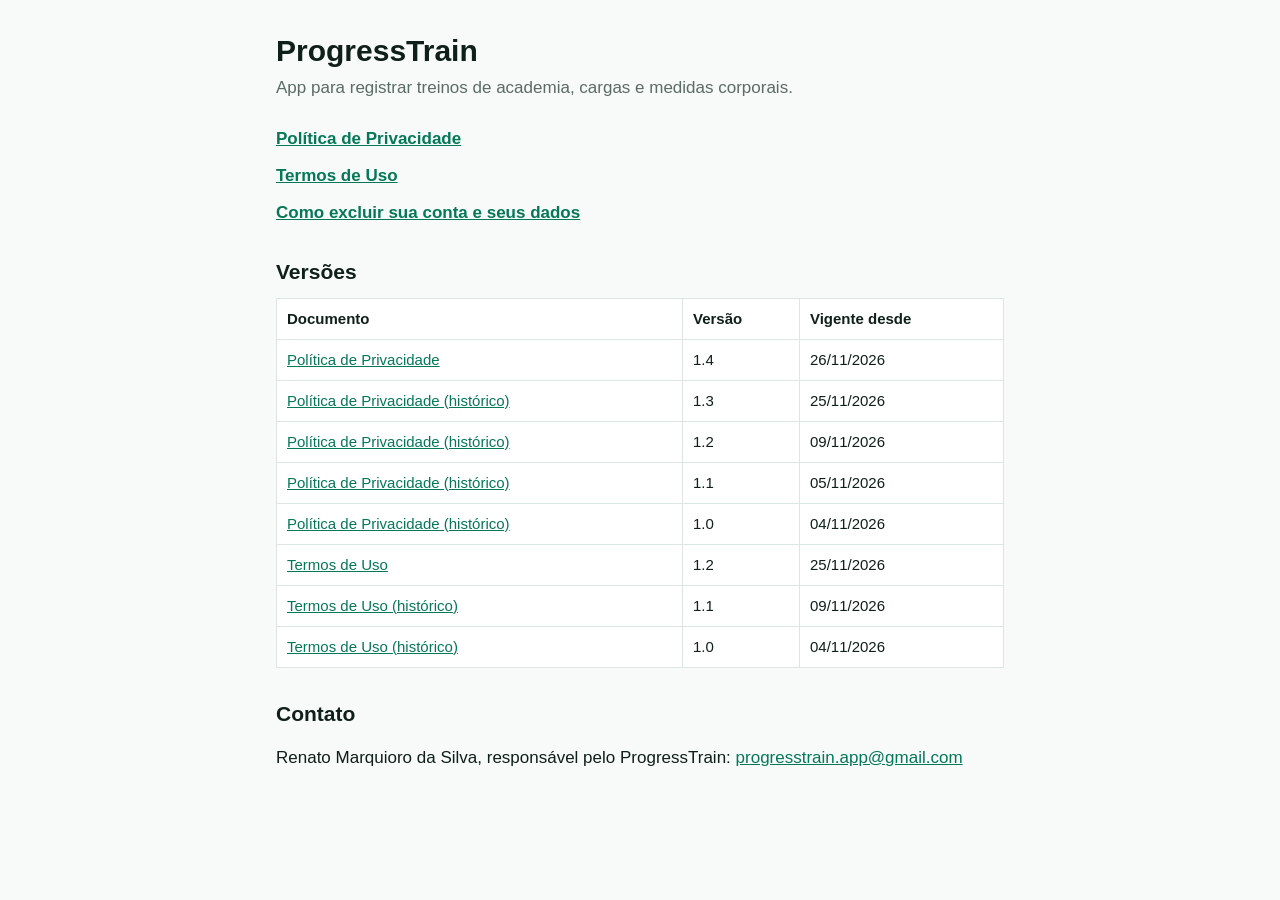
<file: index.html>
<!doctype html>
<html lang="pt-BR">
<head>
  <meta charset="utf-8">
  <meta name="viewport" content="width=device-width, initial-scale=1">
  <title>ProgressTrain</title>
  <link rel="stylesheet" href="./style.css">
</head>
<body>
  <main>
    <h1>ProgressTrain</h1>
    <p class="meta">App para registrar treinos de academia, cargas e medidas corporais.</p>

    <ul class="links">
      <li><a href="./privacidade/">Política de Privacidade</a></li>
      <li><a href="./termos/">Termos de Uso</a></li>
      <li><a href="./excluir-conta/">Como excluir sua conta e seus dados</a></li>
    </ul>

    <h2>Versões</h2>
    <div class="table-wrap">
      <table>
        <thead>
          <tr><th>Documento</th><th>Versão</th><th>Vigente desde</th></tr>
        </thead>
        <tbody>
          <tr><td><a href="./privacidade/">Política de Privacidade</a></td><td>1.4</td><td>26/11/2026</td></tr>
          <tr><td><a href="./privacidade/v1.3/">Política de Privacidade (histórico)</a></td><td>1.3</td><td>25/11/2026</td></tr>
          <tr><td><a href="./privacidade/v1.2/">Política de Privacidade (histórico)</a></td><td>1.2</td><td>09/11/2026</td></tr>
          <tr><td><a href="./privacidade/v1.1/">Política de Privacidade (histórico)</a></td><td>1.1</td><td>05/11/2026</td></tr>
          <tr><td><a href="./privacidade/v1.0/">Política de Privacidade (histórico)</a></td><td>1.0</td><td>04/11/2026</td></tr>
          <tr><td><a href="./termos/">Termos de Uso</a></td><td>1.2</td><td>25/11/2026</td></tr>
          <tr><td><a href="./termos/v1.1/">Termos de Uso (histórico)</a></td><td>1.1</td><td>09/11/2026</td></tr>
          <tr><td><a href="./termos/v1.0/">Termos de Uso (histórico)</a></td><td>1.0</td><td>04/11/2026</td></tr>
        </tbody>
      </table>
    </div>

    <h2>Contato</h2>
    <p>Renato Marquioro da Silva, responsável pelo ProgressTrain: <a href="mailto:progresstrain.app@gmail.com">progresstrain.app@gmail.com</a></p>
  </main>
</body>
</html>
</file>
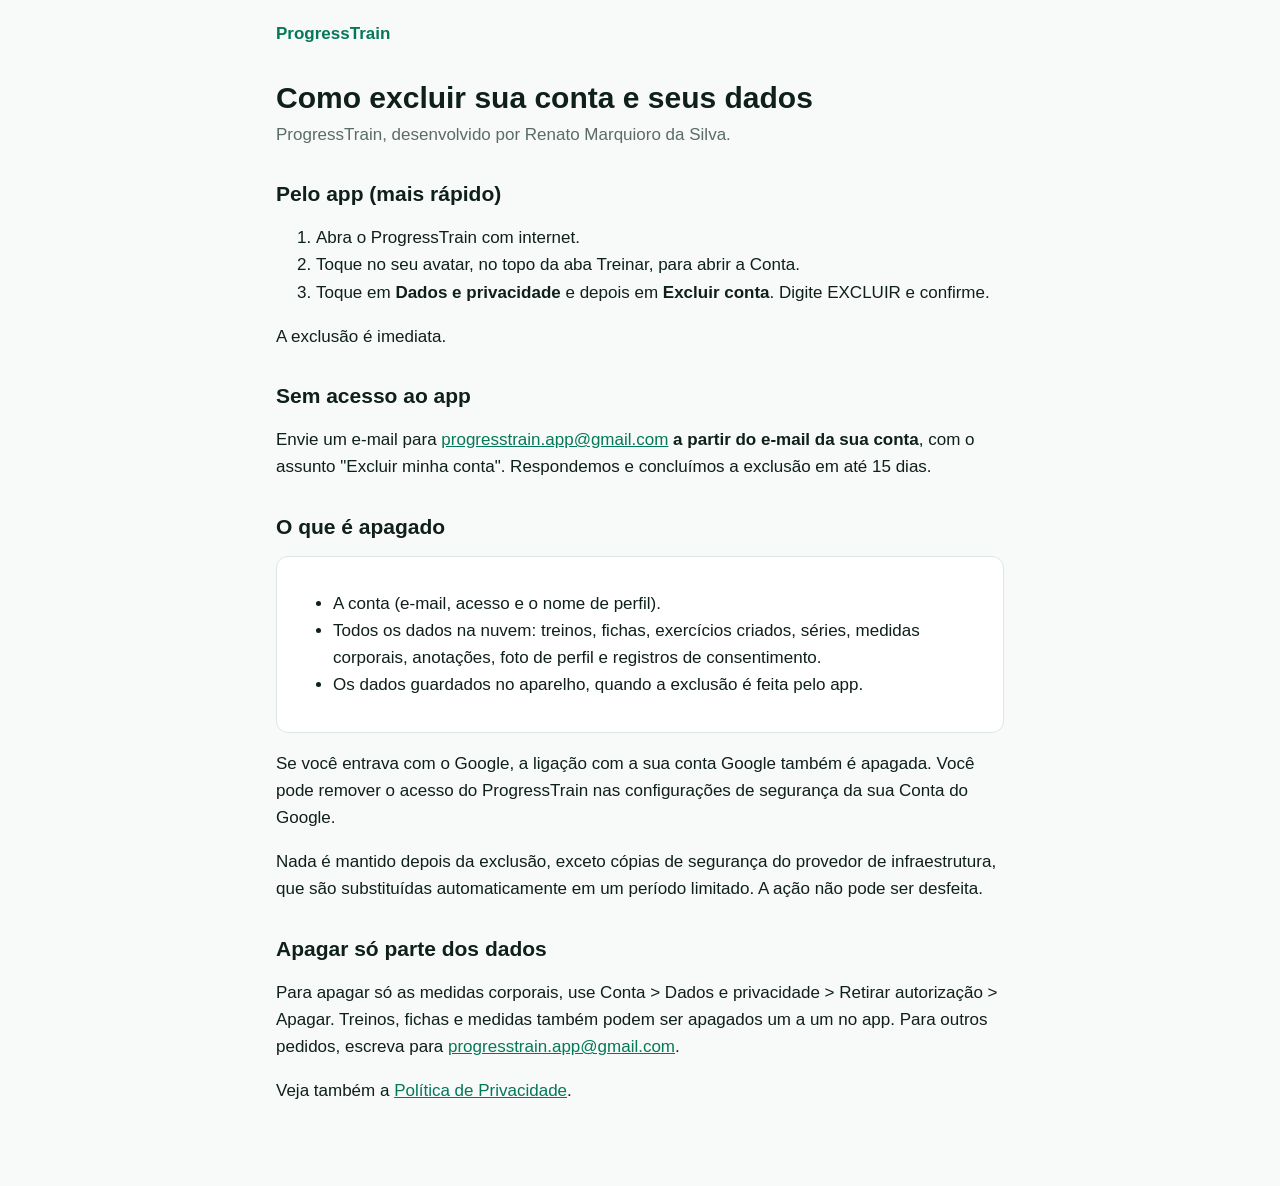
<file: excluir-conta/index.html>
<!doctype html>
<html lang="pt-BR">
<head>
  <meta charset="utf-8">
  <meta name="viewport" content="width=device-width, initial-scale=1">
  <title>Excluir conta · ProgressTrain</title>
  <link rel="stylesheet" href="../style.css">
</head>
<body>
  <header class="site"><a href="../">ProgressTrain</a></header>
  <main>
    <h1>Como excluir sua conta e seus dados</h1>
    <p class="meta">ProgressTrain, desenvolvido por Renato Marquioro da Silva.</p>

    <h2>Pelo app (mais rápido)</h2>
    <ol>
      <li>Abra o ProgressTrain com internet.</li>
      <li>Toque no seu avatar, no topo da aba Treinar, para abrir a Conta.</li>
      <li>Toque em <strong>Dados e privacidade</strong> e depois em <strong>Excluir conta</strong>. Digite EXCLUIR e confirme.</li>
    </ol>
    <p>A exclusão é imediata.</p>

    <h2>Sem acesso ao app</h2>
    <p>Envie um e-mail para <a href="mailto:progresstrain.app@gmail.com?subject=Excluir%20minha%20conta">progresstrain.app@gmail.com</a> <strong>a partir do e-mail da sua conta</strong>, com o assunto "Excluir minha conta". Respondemos e concluímos a exclusão em até 15 dias.</p>

    <h2>O que é apagado</h2>
    <div class="card">
      <ul>
        <li>A conta (e-mail, acesso e o nome de perfil).</li>
        <li>Todos os dados na nuvem: treinos, fichas, exercícios criados, séries, medidas corporais, anotações, foto de perfil e registros de consentimento.</li>
        <li>Os dados guardados no aparelho, quando a exclusão é feita pelo app.</li>
      </ul>
    </div>
    <p>Se você entrava com o Google, a ligação com a sua conta Google também é apagada. Você pode remover o acesso do ProgressTrain nas configurações de segurança da sua Conta do Google.</p>
    <p>Nada é mantido depois da exclusão, exceto cópias de segurança do provedor de infraestrutura, que são substituídas automaticamente em um período limitado. A ação não pode ser desfeita.</p>

    <h2>Apagar só parte dos dados</h2>
    <p>Para apagar só as medidas corporais, use Conta &gt; Dados e privacidade &gt; Retirar autorização &gt; Apagar. Treinos, fichas e medidas também podem ser apagados um a um no app. Para outros pedidos, escreva para <a href="mailto:progresstrain.app@gmail.com">progresstrain.app@gmail.com</a>.</p>

    <p>Veja também a <a href="../privacidade/">Política de Privacidade</a>.</p>
  </main>
</body>
</html>
</file>
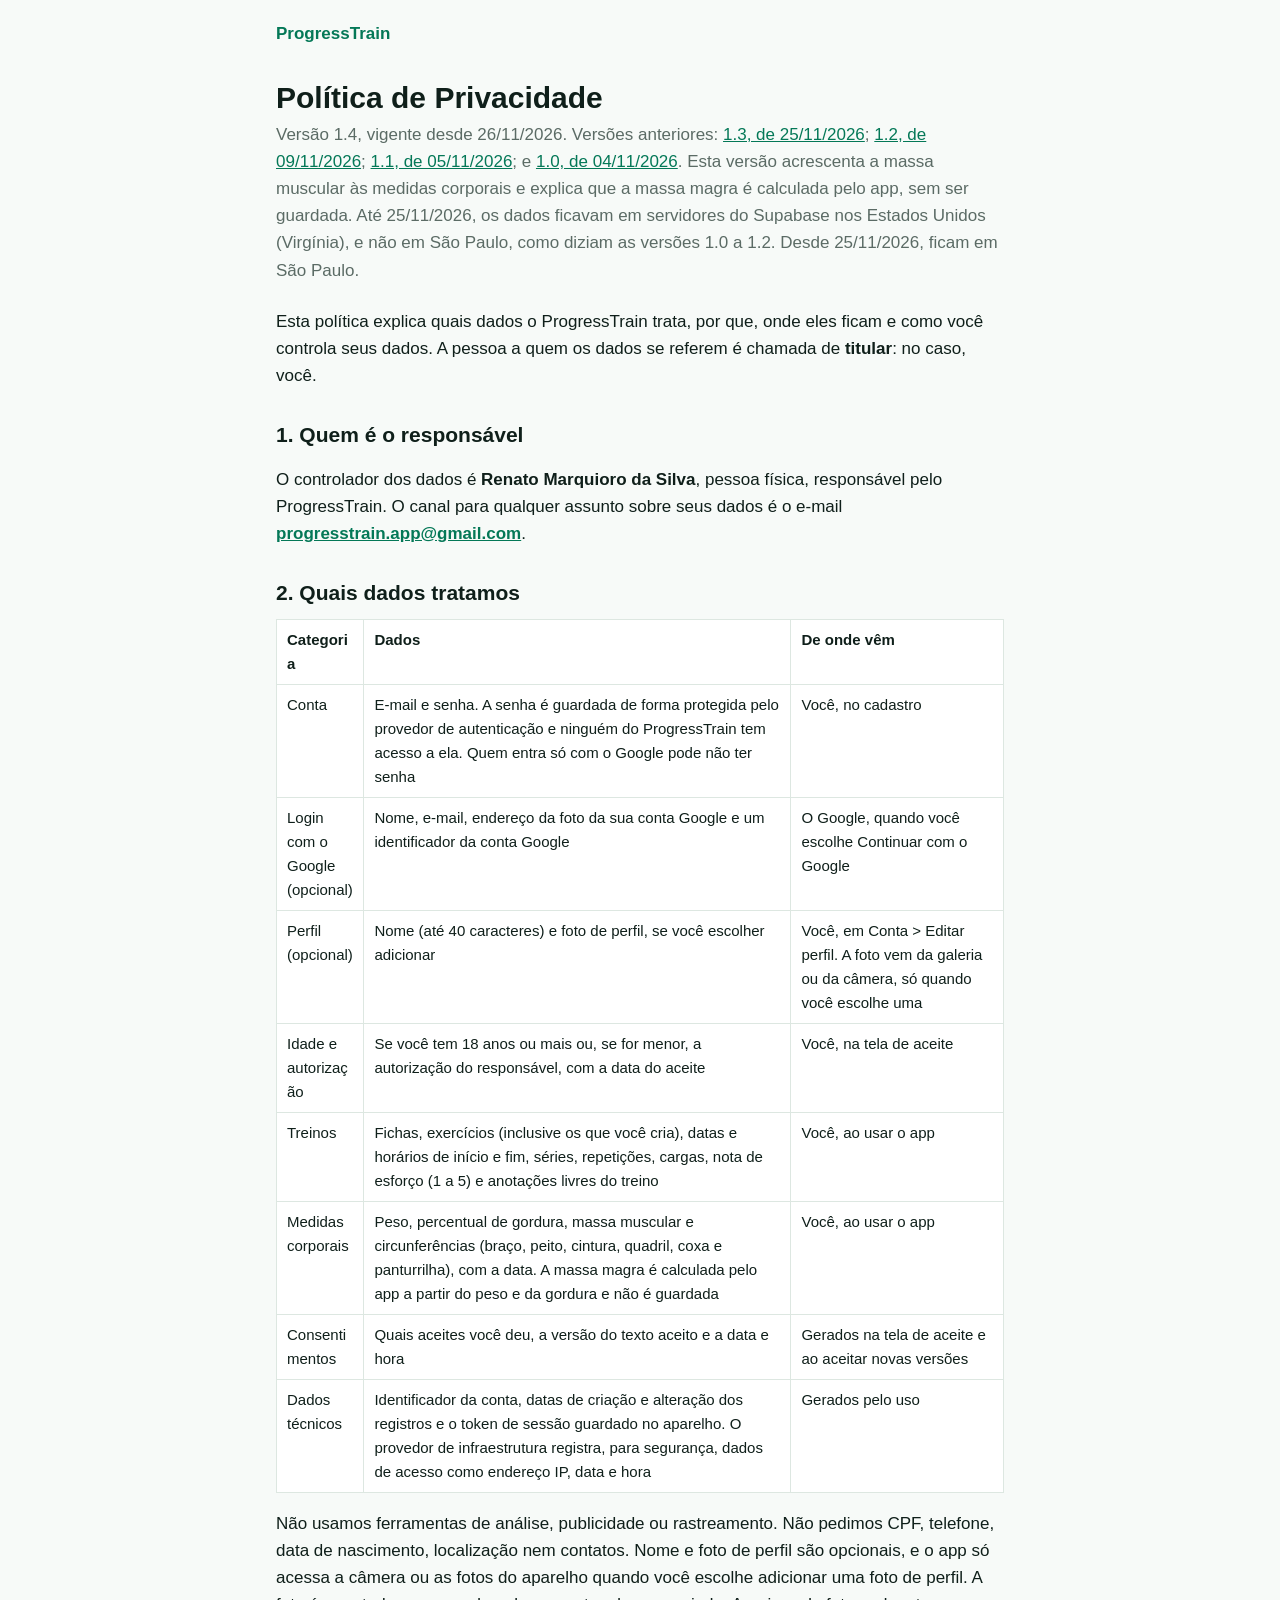
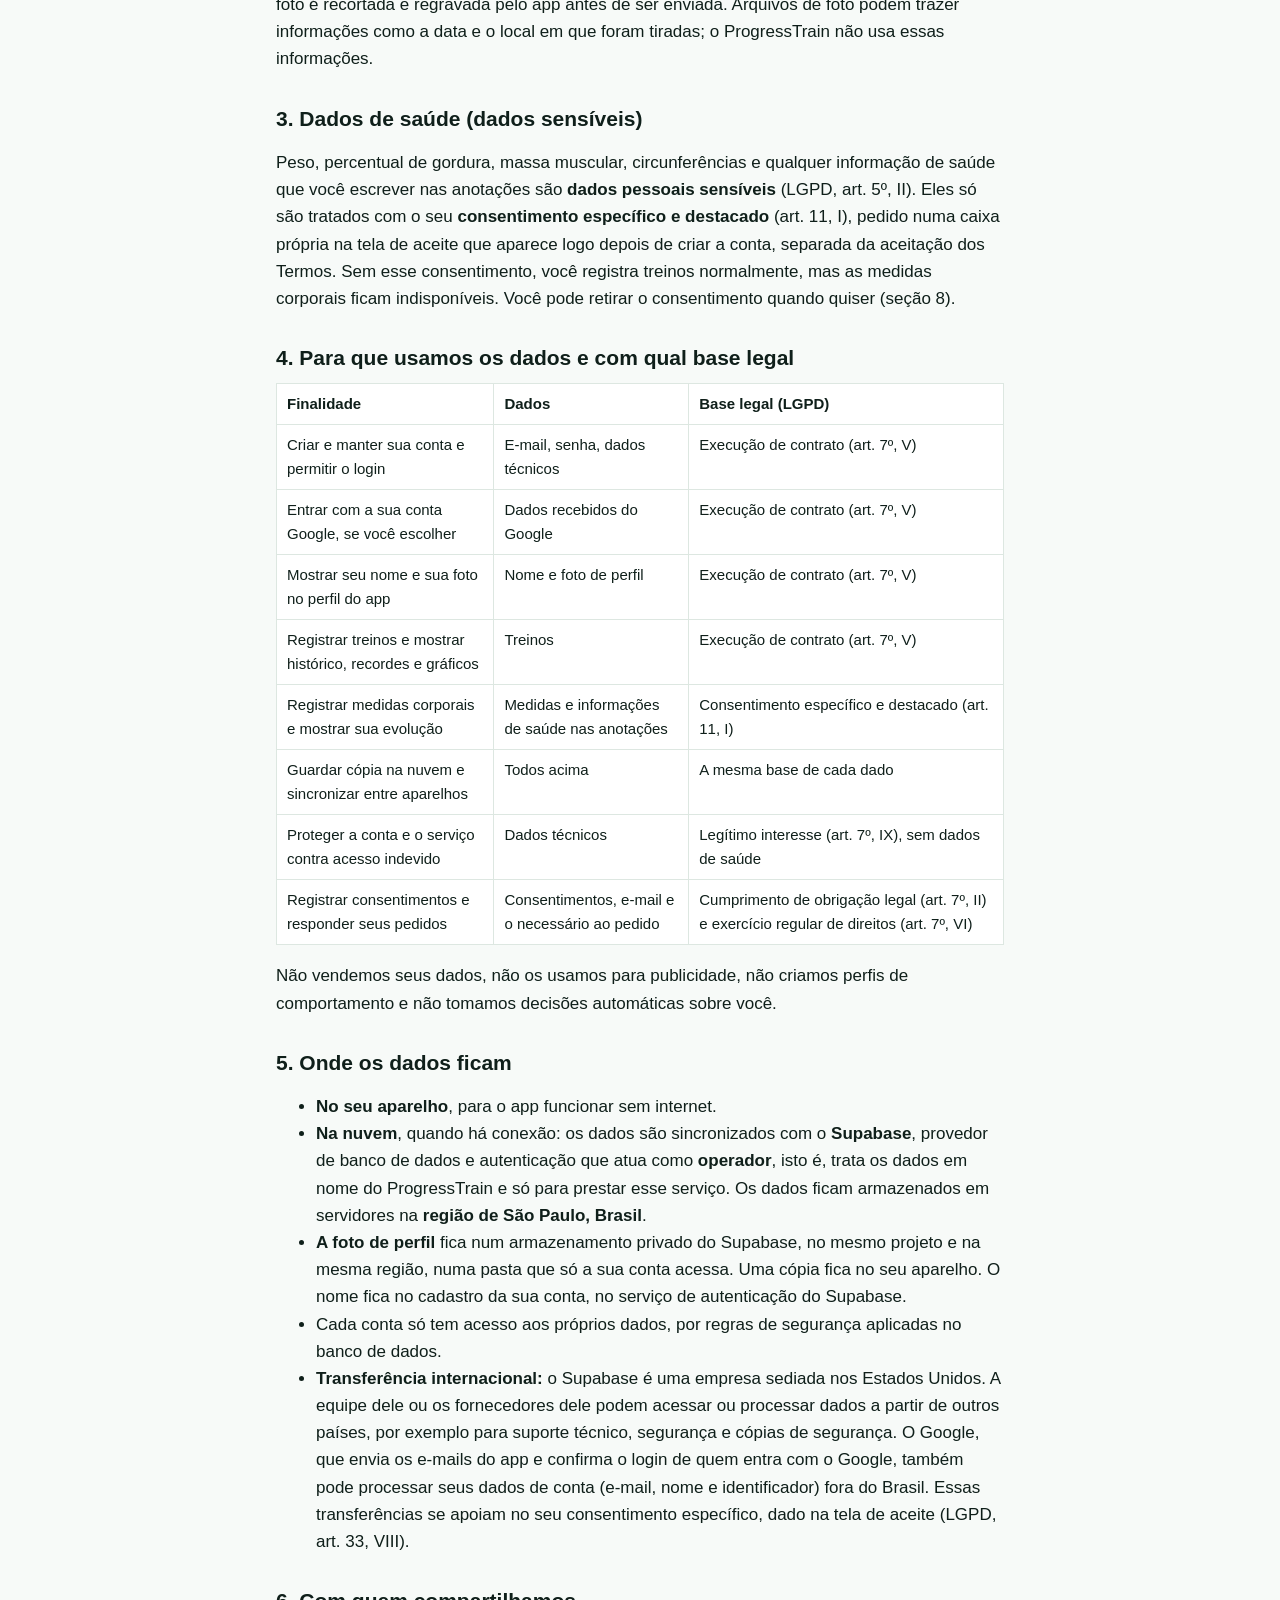
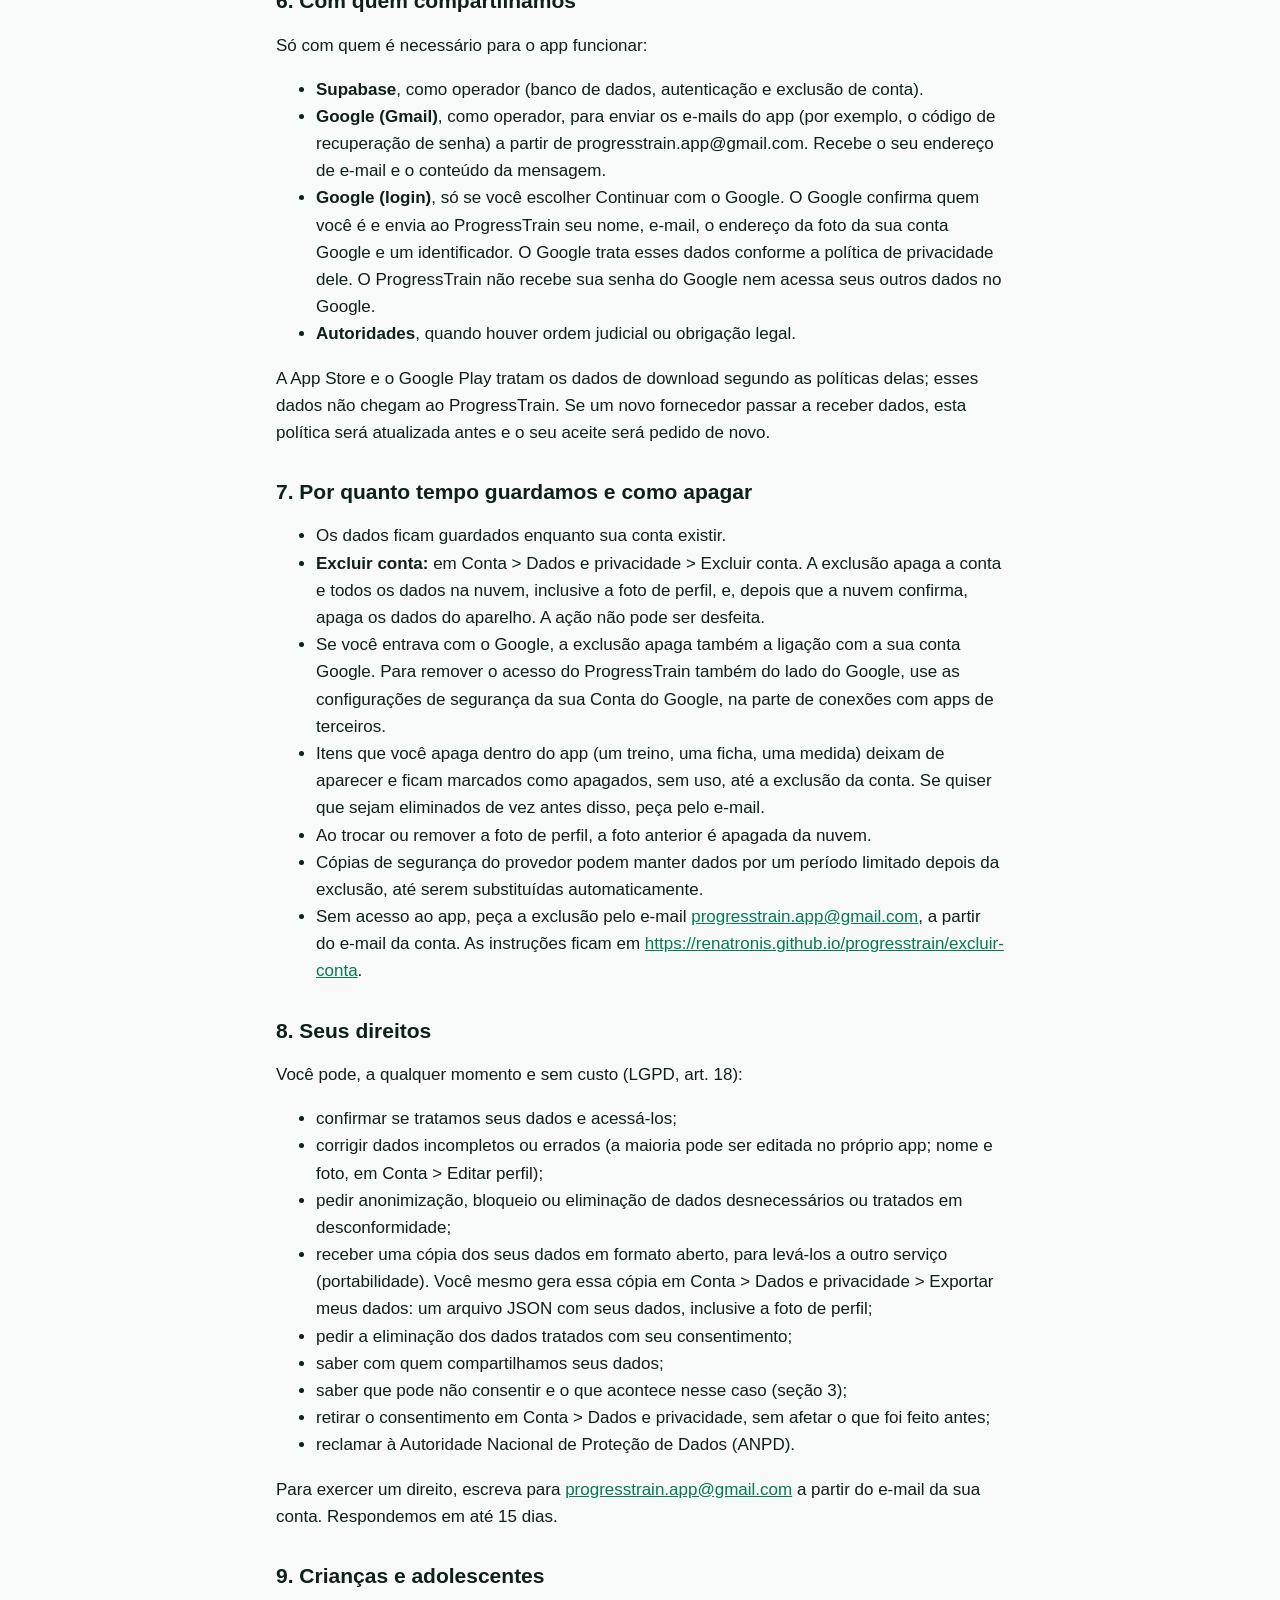
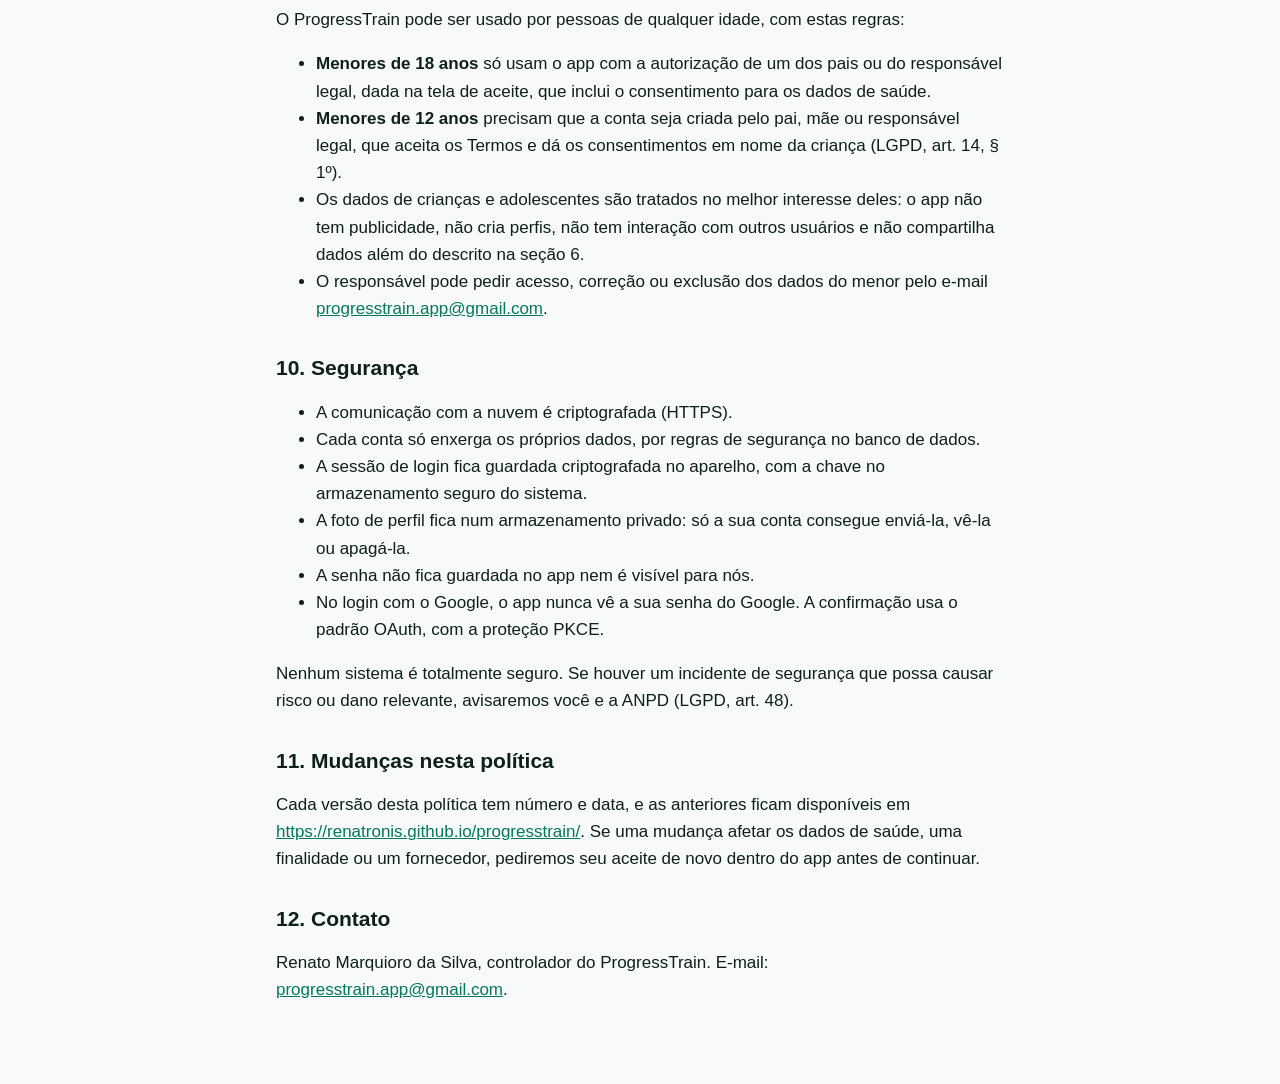
<file: privacidade/index.html>
<!doctype html>
<html lang="pt-BR">
<head>
  <meta charset="utf-8">
  <meta name="viewport" content="width=device-width, initial-scale=1">
  <title>Política de Privacidade · ProgressTrain</title>
  <link rel="stylesheet" href="../style.css">
</head>
<body>
  <header class="site"><a href="../">ProgressTrain</a></header>
  <main>
    <h1>Política de Privacidade</h1>
    <p class="meta">Versão 1.4, vigente desde 26/11/2026. Versões anteriores: <a href="./v1.3/">1.3, de 25/11/2026</a>; <a href="./v1.2/">1.2, de 09/11/2026</a>; <a href="./v1.1/">1.1, de 05/11/2026</a>; e <a href="./v1.0/">1.0, de 04/11/2026</a>. Esta versão acrescenta a massa muscular às medidas corporais e explica que a massa magra é calculada pelo app, sem ser guardada. Até 25/11/2026, os dados ficavam em servidores do Supabase nos Estados Unidos (Virgínia), e não em São Paulo, como diziam as versões 1.0 a 1.2. Desde 25/11/2026, ficam em São Paulo.</p>

    <p>Esta política explica quais dados o ProgressTrain trata, por que, onde eles ficam e como você controla seus dados. A pessoa a quem os dados se referem é chamada de <strong>titular</strong>: no caso, você.</p>

    <h2>1. Quem é o responsável</h2>
    <p>O controlador dos dados é <strong>Renato Marquioro da Silva</strong>, pessoa física, responsável pelo ProgressTrain. O canal para qualquer assunto sobre seus dados é o e-mail <a href="mailto:progresstrain.app@gmail.com"><strong>progresstrain.app@gmail.com</strong></a>.</p>

    <h2>2. Quais dados tratamos</h2>
    <div class="table-wrap">
      <table>
        <thead><tr><th>Categoria</th><th>Dados</th><th>De onde vêm</th></tr></thead>
        <tbody>
          <tr><td>Conta</td><td>E-mail e senha. A senha é guardada de forma protegida pelo provedor de autenticação e ninguém do ProgressTrain tem acesso a ela. Quem entra só com o Google pode não ter senha</td><td>Você, no cadastro</td></tr>
          <tr><td>Login com o Google (opcional)</td><td>Nome, e-mail, endereço da foto da sua conta Google e um identificador da conta Google</td><td>O Google, quando você escolhe Continuar com o Google</td></tr>
          <tr><td>Perfil (opcional)</td><td>Nome (até 40 caracteres) e foto de perfil, se você escolher adicionar</td><td>Você, em Conta &gt; Editar perfil. A foto vem da galeria ou da câmera, só quando você escolhe uma</td></tr>
          <tr><td>Idade e autorização</td><td>Se você tem 18 anos ou mais ou, se for menor, a autorização do responsável, com a data do aceite</td><td>Você, na tela de aceite</td></tr>
          <tr><td>Treinos</td><td>Fichas, exercícios (inclusive os que você cria), datas e horários de início e fim, séries, repetições, cargas, nota de esforço (1 a 5) e anotações livres do treino</td><td>Você, ao usar o app</td></tr>
          <tr><td>Medidas corporais</td><td>Peso, percentual de gordura, massa muscular e circunferências (braço, peito, cintura, quadril, coxa e panturrilha), com a data. A massa magra é calculada pelo app a partir do peso e da gordura e não é guardada</td><td>Você, ao usar o app</td></tr>
          <tr><td>Consentimentos</td><td>Quais aceites você deu, a versão do texto aceito e a data e hora</td><td>Gerados na tela de aceite e ao aceitar novas versões</td></tr>
          <tr><td>Dados técnicos</td><td>Identificador da conta, datas de criação e alteração dos registros e o token de sessão guardado no aparelho. O provedor de infraestrutura registra, para segurança, dados de acesso como endereço IP, data e hora</td><td>Gerados pelo uso</td></tr>
        </tbody>
      </table>
    </div>
    <p>Não usamos ferramentas de análise, publicidade ou rastreamento. Não pedimos CPF, telefone, data de nascimento, localização nem contatos. Nome e foto de perfil são opcionais, e o app só acessa a câmera ou as fotos do aparelho quando você escolhe adicionar uma foto de perfil. A foto é recortada e regravada pelo app antes de ser enviada. Arquivos de foto podem trazer informações como a data e o local em que foram tiradas; o ProgressTrain não usa essas informações.</p>

    <h2>3. Dados de saúde (dados sensíveis)</h2>
    <p>Peso, percentual de gordura, massa muscular, circunferências e qualquer informação de saúde que você escrever nas anotações são <strong>dados pessoais sensíveis</strong> (LGPD, art. 5º, II). Eles só são tratados com o seu <strong>consentimento específico e destacado</strong> (art. 11, I), pedido numa caixa própria na tela de aceite que aparece logo depois de criar a conta, separada da aceitação dos Termos. Sem esse consentimento, você registra treinos normalmente, mas as medidas corporais ficam indisponíveis. Você pode retirar o consentimento quando quiser (seção 8).</p>

    <h2>4. Para que usamos os dados e com qual base legal</h2>
    <div class="table-wrap">
      <table>
        <thead><tr><th>Finalidade</th><th>Dados</th><th>Base legal (LGPD)</th></tr></thead>
        <tbody>
          <tr><td>Criar e manter sua conta e permitir o login</td><td>E-mail, senha, dados técnicos</td><td>Execução de contrato (art. 7º, V)</td></tr>
          <tr><td>Entrar com a sua conta Google, se você escolher</td><td>Dados recebidos do Google</td><td>Execução de contrato (art. 7º, V)</td></tr>
          <tr><td>Mostrar seu nome e sua foto no perfil do app</td><td>Nome e foto de perfil</td><td>Execução de contrato (art. 7º, V)</td></tr>
          <tr><td>Registrar treinos e mostrar histórico, recordes e gráficos</td><td>Treinos</td><td>Execução de contrato (art. 7º, V)</td></tr>
          <tr><td>Registrar medidas corporais e mostrar sua evolução</td><td>Medidas e informações de saúde nas anotações</td><td>Consentimento específico e destacado (art. 11, I)</td></tr>
          <tr><td>Guardar cópia na nuvem e sincronizar entre aparelhos</td><td>Todos acima</td><td>A mesma base de cada dado</td></tr>
          <tr><td>Proteger a conta e o serviço contra acesso indevido</td><td>Dados técnicos</td><td>Legítimo interesse (art. 7º, IX), sem dados de saúde</td></tr>
          <tr><td>Registrar consentimentos e responder seus pedidos</td><td>Consentimentos, e-mail e o necessário ao pedido</td><td>Cumprimento de obrigação legal (art. 7º, II) e exercício regular de direitos (art. 7º, VI)</td></tr>
        </tbody>
      </table>
    </div>
    <p>Não vendemos seus dados, não os usamos para publicidade, não criamos perfis de comportamento e não tomamos decisões automáticas sobre você.</p>

    <h2>5. Onde os dados ficam</h2>
    <ul>
      <li><strong>No seu aparelho</strong>, para o app funcionar sem internet.</li>
      <li><strong>Na nuvem</strong>, quando há conexão: os dados são sincronizados com o <strong>Supabase</strong>, provedor de banco de dados e autenticação que atua como <strong>operador</strong>, isto é, trata os dados em nome do ProgressTrain e só para prestar esse serviço. Os dados ficam armazenados em servidores na <strong>região de São Paulo, Brasil</strong>.</li>
      <li><strong>A foto de perfil</strong> fica num armazenamento privado do Supabase, no mesmo projeto e na mesma região, numa pasta que só a sua conta acessa. Uma cópia fica no seu aparelho. O nome fica no cadastro da sua conta, no serviço de autenticação do Supabase.</li>
      <li>Cada conta só tem acesso aos próprios dados, por regras de segurança aplicadas no banco de dados.</li>
      <li><strong>Transferência internacional:</strong> o Supabase é uma empresa sediada nos Estados Unidos. A equipe dele ou os fornecedores dele podem acessar ou processar dados a partir de outros países, por exemplo para suporte técnico, segurança e cópias de segurança. O Google, que envia os e-mails do app e confirma o login de quem entra com o Google, também pode processar seus dados de conta (e-mail, nome e identificador) fora do Brasil. Essas transferências se apoiam no seu consentimento específico, dado na tela de aceite (LGPD, art. 33, VIII).</li>
    </ul>

    <h2>6. Com quem compartilhamos</h2>
    <p>Só com quem é necessário para o app funcionar:</p>
    <ul>
      <li><strong>Supabase</strong>, como operador (banco de dados, autenticação e exclusão de conta).</li>
      <li><strong>Google (Gmail)</strong>, como operador, para enviar os e-mails do app (por exemplo, o código de recuperação de senha) a partir de progresstrain.app@gmail.com. Recebe o seu endereço de e-mail e o conteúdo da mensagem.</li>
      <li><strong>Google (login)</strong>, só se você escolher Continuar com o Google. O Google confirma quem você é e envia ao ProgressTrain seu nome, e-mail, o endereço da foto da sua conta Google e um identificador. O Google trata esses dados conforme a política de privacidade dele. O ProgressTrain não recebe sua senha do Google nem acessa seus outros dados no Google.</li>
      <li><strong>Autoridades</strong>, quando houver ordem judicial ou obrigação legal.</li>
    </ul>
    <p>A App Store e o Google Play tratam os dados de download segundo as políticas delas; esses dados não chegam ao ProgressTrain. Se um novo fornecedor passar a receber dados, esta política será atualizada antes e o seu aceite será pedido de novo.</p>

    <h2>7. Por quanto tempo guardamos e como apagar</h2>
    <ul>
      <li>Os dados ficam guardados enquanto sua conta existir.</li>
      <li><strong>Excluir conta:</strong> em Conta &gt; Dados e privacidade &gt; Excluir conta. A exclusão apaga a conta e todos os dados na nuvem, inclusive a foto de perfil, e, depois que a nuvem confirma, apaga os dados do aparelho. A ação não pode ser desfeita.</li>
      <li>Se você entrava com o Google, a exclusão apaga também a ligação com a sua conta Google. Para remover o acesso do ProgressTrain também do lado do Google, use as configurações de segurança da sua Conta do Google, na parte de conexões com apps de terceiros.</li>
      <li>Itens que você apaga dentro do app (um treino, uma ficha, uma medida) deixam de aparecer e ficam marcados como apagados, sem uso, até a exclusão da conta. Se quiser que sejam eliminados de vez antes disso, peça pelo e-mail.</li>
      <li>Ao trocar ou remover a foto de perfil, a foto anterior é apagada da nuvem.</li>
      <li>Cópias de segurança do provedor podem manter dados por um período limitado depois da exclusão, até serem substituídas automaticamente.</li>
      <li>Sem acesso ao app, peça a exclusão pelo e-mail <a href="mailto:progresstrain.app@gmail.com">progresstrain.app@gmail.com</a>, a partir do e-mail da conta. As instruções ficam em <a href="../excluir-conta/">https://renatronis.github.io/progresstrain/excluir-conta</a>.</li>
    </ul>

    <h2>8. Seus direitos</h2>
    <p>Você pode, a qualquer momento e sem custo (LGPD, art. 18):</p>
    <ul>
      <li>confirmar se tratamos seus dados e acessá-los;</li>
      <li>corrigir dados incompletos ou errados (a maioria pode ser editada no próprio app; nome e foto, em Conta &gt; Editar perfil);</li>
      <li>pedir anonimização, bloqueio ou eliminação de dados desnecessários ou tratados em desconformidade;</li>
      <li>receber uma cópia dos seus dados em formato aberto, para levá-los a outro serviço (portabilidade). Você mesmo gera essa cópia em Conta &gt; Dados e privacidade &gt; Exportar meus dados: um arquivo JSON com seus dados, inclusive a foto de perfil;</li>
      <li>pedir a eliminação dos dados tratados com seu consentimento;</li>
      <li>saber com quem compartilhamos seus dados;</li>
      <li>saber que pode não consentir e o que acontece nesse caso (seção 3);</li>
      <li>retirar o consentimento em Conta &gt; Dados e privacidade, sem afetar o que foi feito antes;</li>
      <li>reclamar à Autoridade Nacional de Proteção de Dados (ANPD).</li>
    </ul>
    <p>Para exercer um direito, escreva para <a href="mailto:progresstrain.app@gmail.com">progresstrain.app@gmail.com</a> a partir do e-mail da sua conta. Respondemos em até 15 dias.</p>

    <h2>9. Crianças e adolescentes</h2>
    <p>O ProgressTrain pode ser usado por pessoas de qualquer idade, com estas regras:</p>
    <ul>
      <li><strong>Menores de 18 anos</strong> só usam o app com a autorização de um dos pais ou do responsável legal, dada na tela de aceite, que inclui o consentimento para os dados de saúde.</li>
      <li><strong>Menores de 12 anos</strong> precisam que a conta seja criada pelo pai, mãe ou responsável legal, que aceita os Termos e dá os consentimentos em nome da criança (LGPD, art. 14, § 1º).</li>
      <li>Os dados de crianças e adolescentes são tratados no melhor interesse deles: o app não tem publicidade, não cria perfis, não tem interação com outros usuários e não compartilha dados além do descrito na seção 6.</li>
      <li>O responsável pode pedir acesso, correção ou exclusão dos dados do menor pelo e-mail <a href="mailto:progresstrain.app@gmail.com">progresstrain.app@gmail.com</a>.</li>
    </ul>

    <h2>10. Segurança</h2>
    <ul>
      <li>A comunicação com a nuvem é criptografada (HTTPS).</li>
      <li>Cada conta só enxerga os próprios dados, por regras de segurança no banco de dados.</li>
      <li>A sessão de login fica guardada criptografada no aparelho, com a chave no armazenamento seguro do sistema.</li>
      <li>A foto de perfil fica num armazenamento privado: só a sua conta consegue enviá-la, vê-la ou apagá-la.</li>
      <li>A senha não fica guardada no app nem é visível para nós.</li>
      <li>No login com o Google, o app nunca vê a sua senha do Google. A confirmação usa o padrão OAuth, com a proteção PKCE.</li>
    </ul>
    <p>Nenhum sistema é totalmente seguro. Se houver um incidente de segurança que possa causar risco ou dano relevante, avisaremos você e a ANPD (LGPD, art. 48).</p>

    <h2>11. Mudanças nesta política</h2>
    <p>Cada versão desta política tem número e data, e as anteriores ficam disponíveis em <a href="../">https://renatronis.github.io/progresstrain/</a>. Se uma mudança afetar os dados de saúde, uma finalidade ou um fornecedor, pediremos seu aceite de novo dentro do app antes de continuar.</p>

    <h2>12. Contato</h2>
    <p>Renato Marquioro da Silva, controlador do ProgressTrain. E-mail: <a href="mailto:progresstrain.app@gmail.com">progresstrain.app@gmail.com</a>.</p>
  </main>
</body>
</html>
</file>
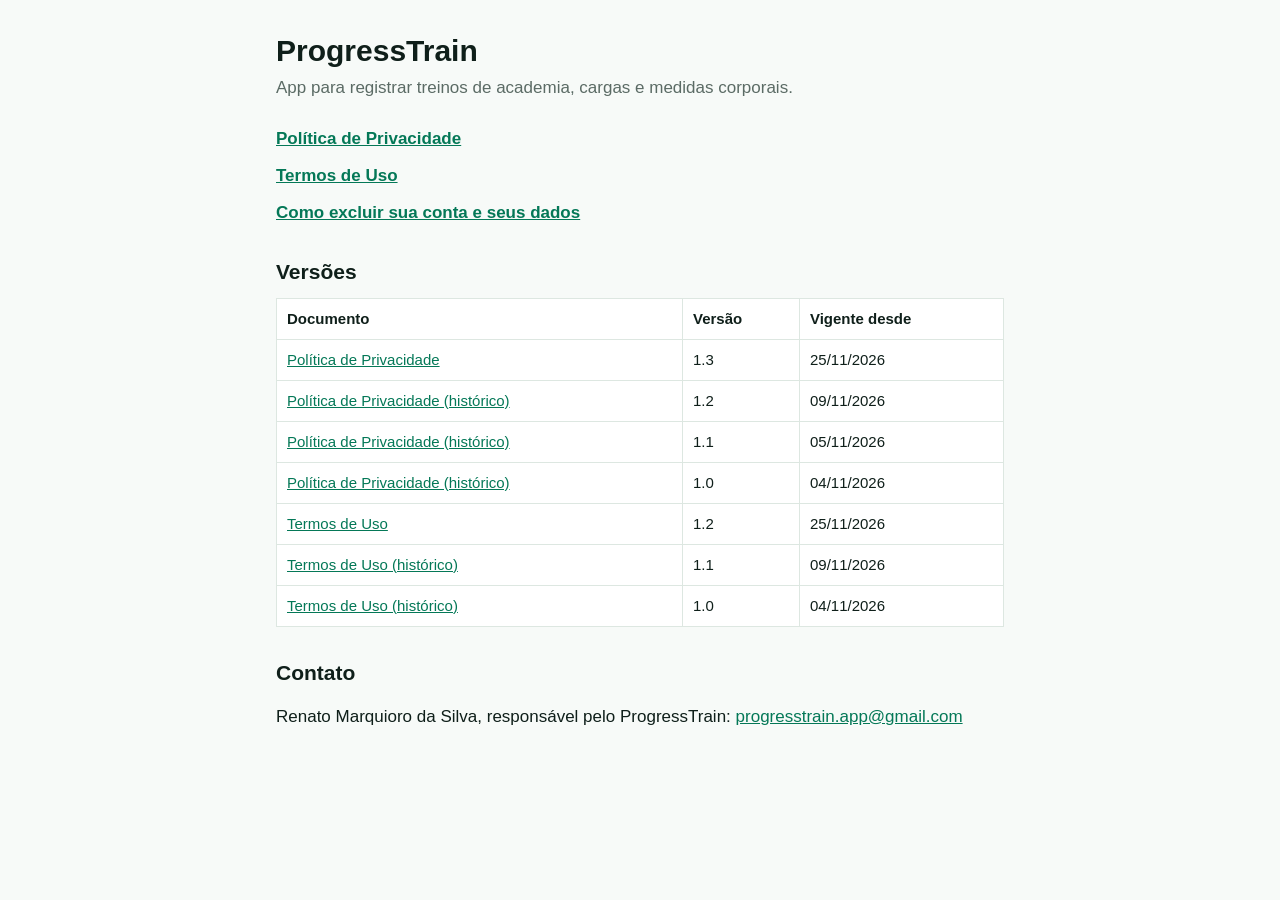
<file: progresstrain-site-1.3/index.html>
<!doctype html>
<html lang="pt-BR">
<head>
  <meta charset="utf-8">
  <meta name="viewport" content="width=device-width, initial-scale=1">
  <title>ProgressTrain</title>
  <link rel="stylesheet" href="./style.css">
</head>
<body>
  <main>
    <h1>ProgressTrain</h1>
    <p class="meta">App para registrar treinos de academia, cargas e medidas corporais.</p>

    <ul class="links">
      <li><a href="./privacidade/">Política de Privacidade</a></li>
      <li><a href="./termos/">Termos de Uso</a></li>
      <li><a href="./excluir-conta/">Como excluir sua conta e seus dados</a></li>
    </ul>

    <h2>Versões</h2>
    <div class="table-wrap">
      <table>
        <thead>
          <tr><th>Documento</th><th>Versão</th><th>Vigente desde</th></tr>
        </thead>
        <tbody>
          <tr><td><a href="./privacidade/">Política de Privacidade</a></td><td>1.3</td><td>25/11/2026</td></tr>
          <tr><td><a href="./privacidade/v1.2/">Política de Privacidade (histórico)</a></td><td>1.2</td><td>09/11/2026</td></tr>
          <tr><td><a href="./privacidade/v1.1/">Política de Privacidade (histórico)</a></td><td>1.1</td><td>05/11/2026</td></tr>
          <tr><td><a href="./privacidade/v1.0/">Política de Privacidade (histórico)</a></td><td>1.0</td><td>04/11/2026</td></tr>
          <tr><td><a href="./termos/">Termos de Uso</a></td><td>1.2</td><td>25/11/2026</td></tr>
          <tr><td><a href="./termos/v1.1/">Termos de Uso (histórico)</a></td><td>1.1</td><td>09/11/2026</td></tr>
          <tr><td><a href="./termos/v1.0/">Termos de Uso (histórico)</a></td><td>1.0</td><td>04/11/2026</td></tr>
        </tbody>
      </table>
    </div>

    <h2>Contato</h2>
    <p>Renato Marquioro da Silva, responsável pelo ProgressTrain: <a href="mailto:progresstrain.app@gmail.com">progresstrain.app@gmail.com</a></p>
  </main>
</body>
</html>
</file>
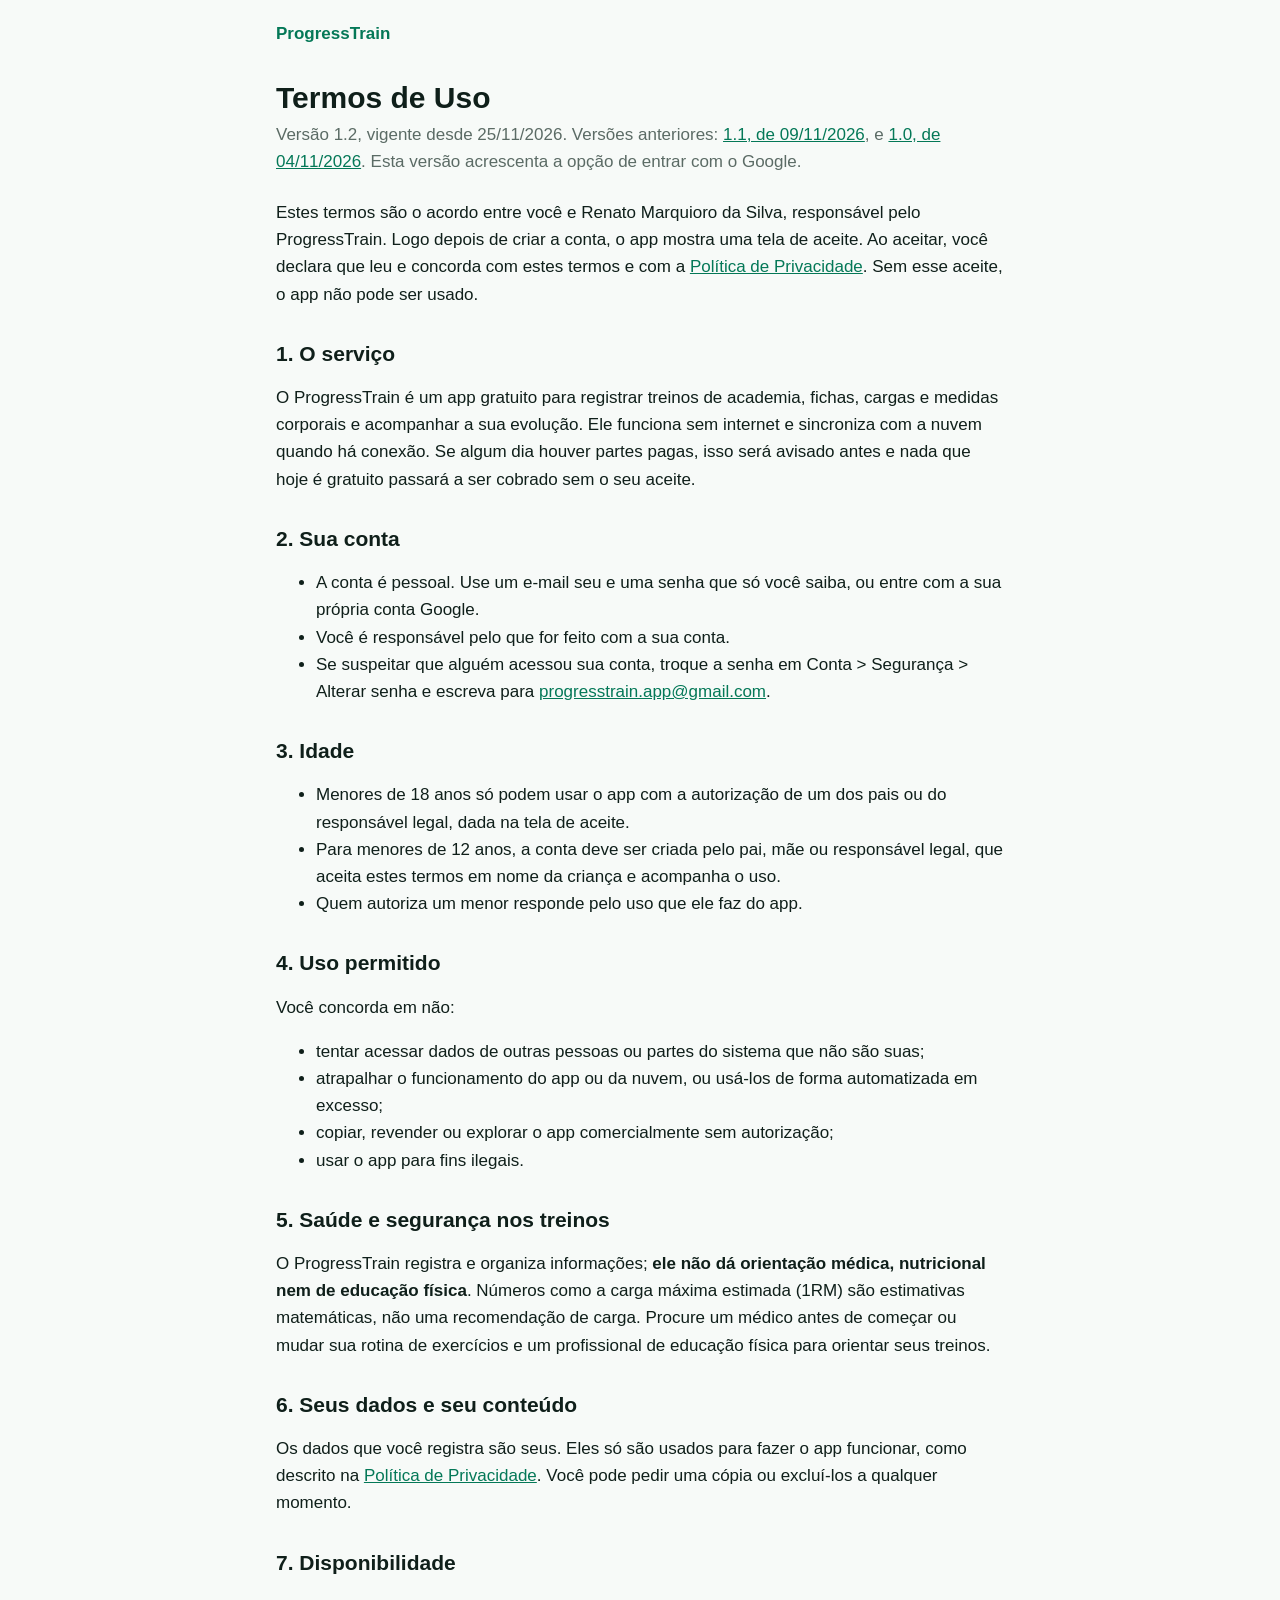
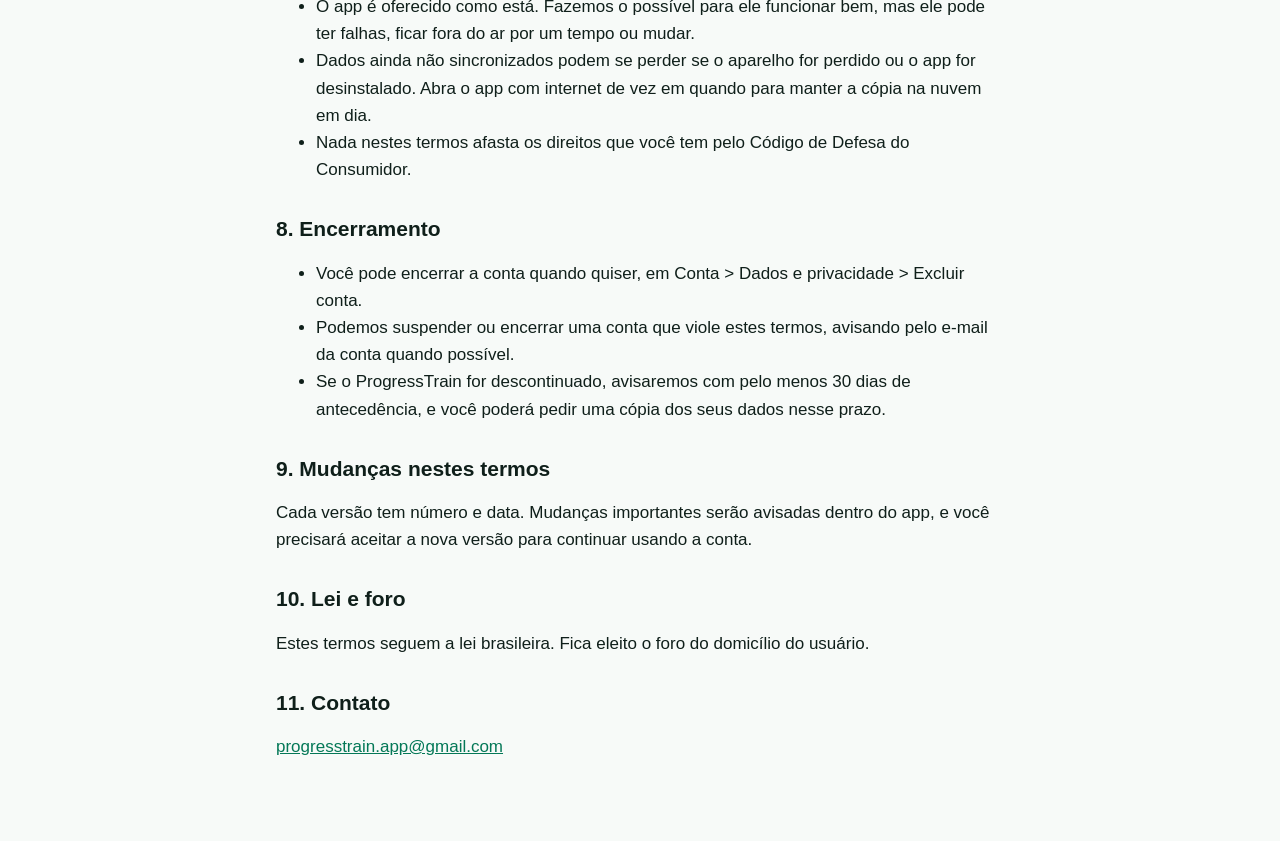
<file: termos/index.html>
<!doctype html>
<html lang="pt-BR">
<head>
  <meta charset="utf-8">
  <meta name="viewport" content="width=device-width, initial-scale=1">
  <title>Termos de Uso · ProgressTrain</title>
  <link rel="stylesheet" href="../style.css">
</head>
<body>
  <header class="site"><a href="../">ProgressTrain</a></header>
  <main>
    <h1>Termos de Uso</h1>
    <p class="meta">Versão 1.2, vigente desde 25/11/2026. Versões anteriores: <a href="./v1.1/">1.1, de 09/11/2026</a>, e <a href="./v1.0/">1.0, de 04/11/2026</a>. Esta versão acrescenta a opção de entrar com o Google.</p>

    <p>Estes termos são o acordo entre você e Renato Marquioro da Silva, responsável pelo ProgressTrain. Logo depois de criar a conta, o app mostra uma tela de aceite. Ao aceitar, você declara que leu e concorda com estes termos e com a <a href="../privacidade/">Política de Privacidade</a>. Sem esse aceite, o app não pode ser usado.</p>

    <h2>1. O serviço</h2>
    <p>O ProgressTrain é um app gratuito para registrar treinos de academia, fichas, cargas e medidas corporais e acompanhar a sua evolução. Ele funciona sem internet e sincroniza com a nuvem quando há conexão. Se algum dia houver partes pagas, isso será avisado antes e nada que hoje é gratuito passará a ser cobrado sem o seu aceite.</p>

    <h2>2. Sua conta</h2>
    <ul>
      <li>A conta é pessoal. Use um e-mail seu e uma senha que só você saiba, ou entre com a sua própria conta Google.</li>
      <li>Você é responsável pelo que for feito com a sua conta.</li>
      <li>Se suspeitar que alguém acessou sua conta, troque a senha em Conta &gt; Segurança &gt; Alterar senha e escreva para <a href="mailto:progresstrain.app@gmail.com">progresstrain.app@gmail.com</a>.</li>
    </ul>

    <h2>3. Idade</h2>
    <ul>
      <li>Menores de 18 anos só podem usar o app com a autorização de um dos pais ou do responsável legal, dada na tela de aceite.</li>
      <li>Para menores de 12 anos, a conta deve ser criada pelo pai, mãe ou responsável legal, que aceita estes termos em nome da criança e acompanha o uso.</li>
      <li>Quem autoriza um menor responde pelo uso que ele faz do app.</li>
    </ul>

    <h2>4. Uso permitido</h2>
    <p>Você concorda em não:</p>
    <ul>
      <li>tentar acessar dados de outras pessoas ou partes do sistema que não são suas;</li>
      <li>atrapalhar o funcionamento do app ou da nuvem, ou usá-los de forma automatizada em excesso;</li>
      <li>copiar, revender ou explorar o app comercialmente sem autorização;</li>
      <li>usar o app para fins ilegais.</li>
    </ul>

    <h2>5. Saúde e segurança nos treinos</h2>
    <p>O ProgressTrain registra e organiza informações; <strong>ele não dá orientação médica, nutricional nem de educação física</strong>. Números como a carga máxima estimada (1RM) são estimativas matemáticas, não uma recomendação de carga. Procure um médico antes de começar ou mudar sua rotina de exercícios e um profissional de educação física para orientar seus treinos.</p>

    <h2>6. Seus dados e seu conteúdo</h2>
    <p>Os dados que você registra são seus. Eles só são usados para fazer o app funcionar, como descrito na <a href="../privacidade/">Política de Privacidade</a>. Você pode pedir uma cópia ou excluí-los a qualquer momento.</p>

    <h2>7. Disponibilidade</h2>
    <ul>
      <li>O app é oferecido como está. Fazemos o possível para ele funcionar bem, mas ele pode ter falhas, ficar fora do ar por um tempo ou mudar.</li>
      <li>Dados ainda não sincronizados podem se perder se o aparelho for perdido ou o app for desinstalado. Abra o app com internet de vez em quando para manter a cópia na nuvem em dia.</li>
      <li>Nada nestes termos afasta os direitos que você tem pelo Código de Defesa do Consumidor.</li>
    </ul>

    <h2>8. Encerramento</h2>
    <ul>
      <li>Você pode encerrar a conta quando quiser, em Conta &gt; Dados e privacidade &gt; Excluir conta.</li>
      <li>Podemos suspender ou encerrar uma conta que viole estes termos, avisando pelo e-mail da conta quando possível.</li>
      <li>Se o ProgressTrain for descontinuado, avisaremos com pelo menos 30 dias de antecedência, e você poderá pedir uma cópia dos seus dados nesse prazo.</li>
    </ul>

    <h2>9. Mudanças nestes termos</h2>
    <p>Cada versão tem número e data. Mudanças importantes serão avisadas dentro do app, e você precisará aceitar a nova versão para continuar usando a conta.</p>

    <h2>10. Lei e foro</h2>
    <p>Estes termos seguem a lei brasileira. Fica eleito o foro do domicílio do usuário.</p>

    <h2>11. Contato</h2>
    <p><a href="mailto:progresstrain.app@gmail.com">progresstrain.app@gmail.com</a></p>
  </main>
</body>
</html>
</file>
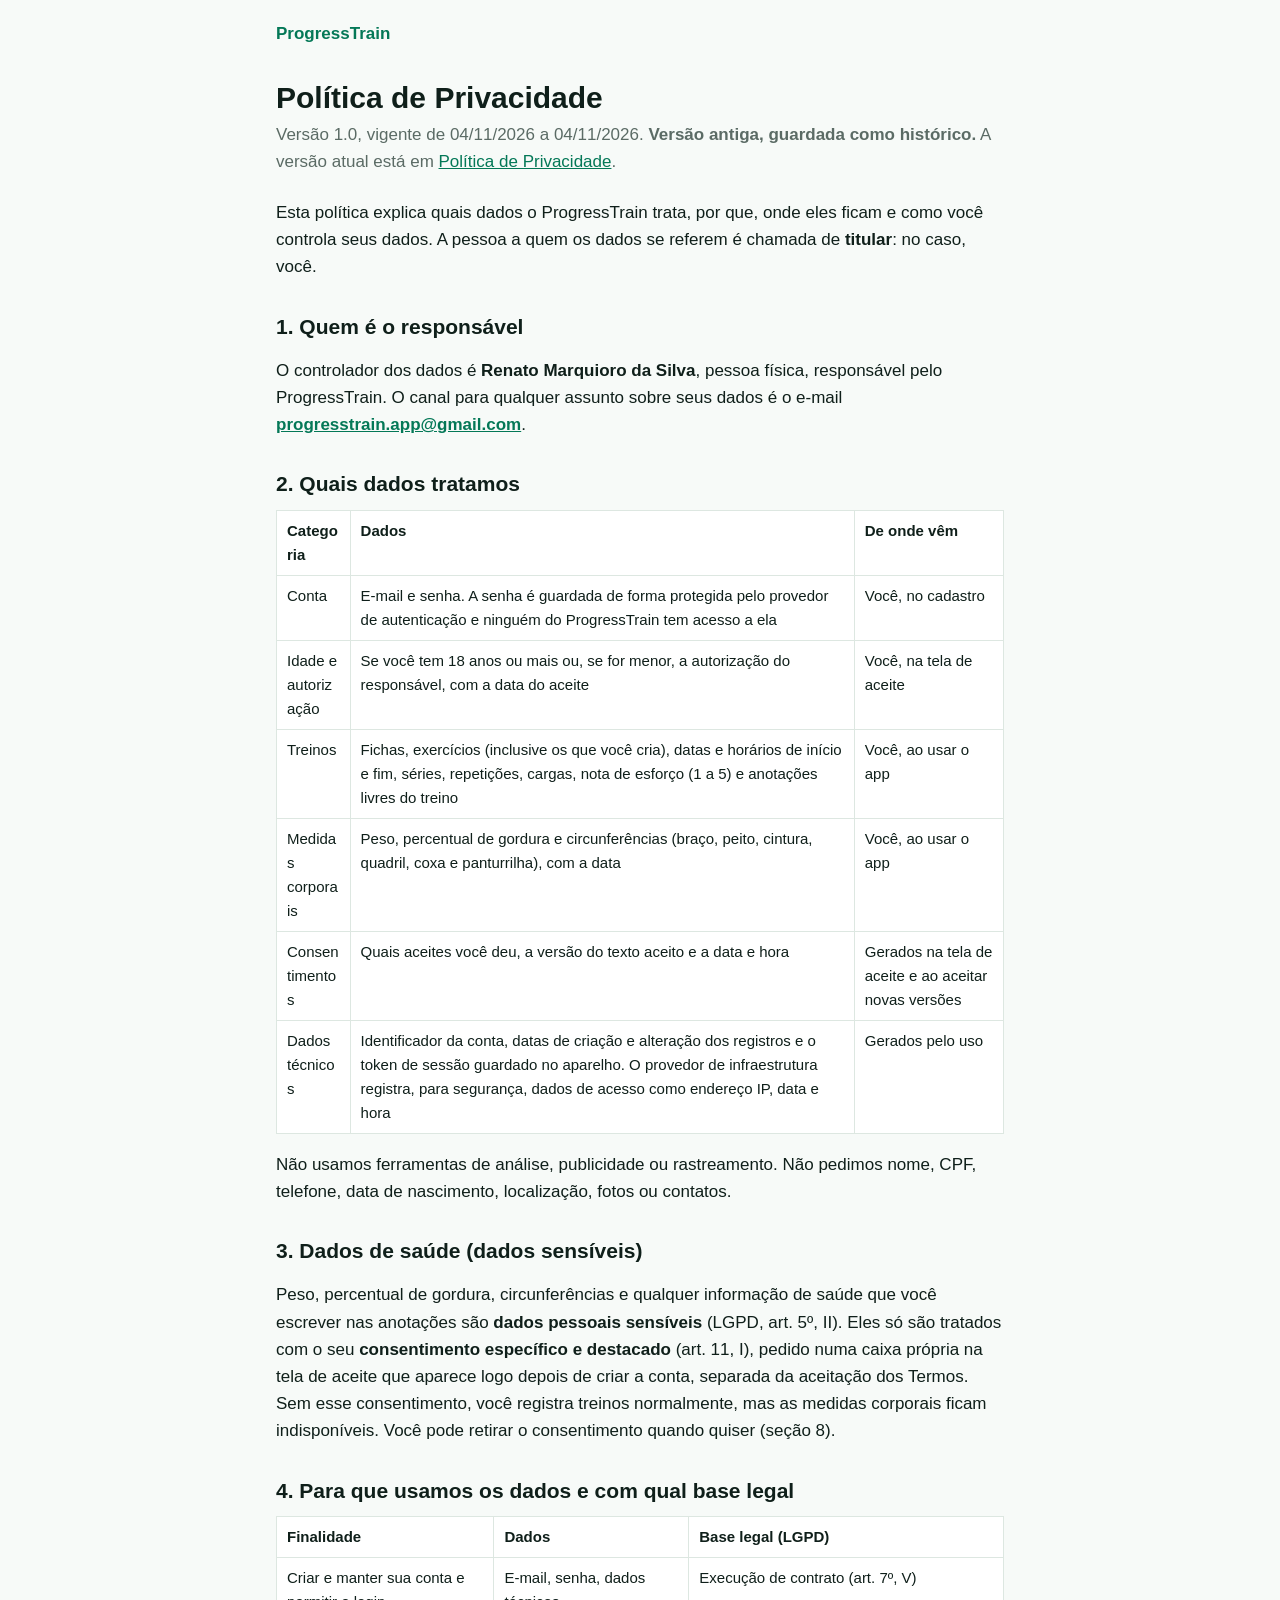
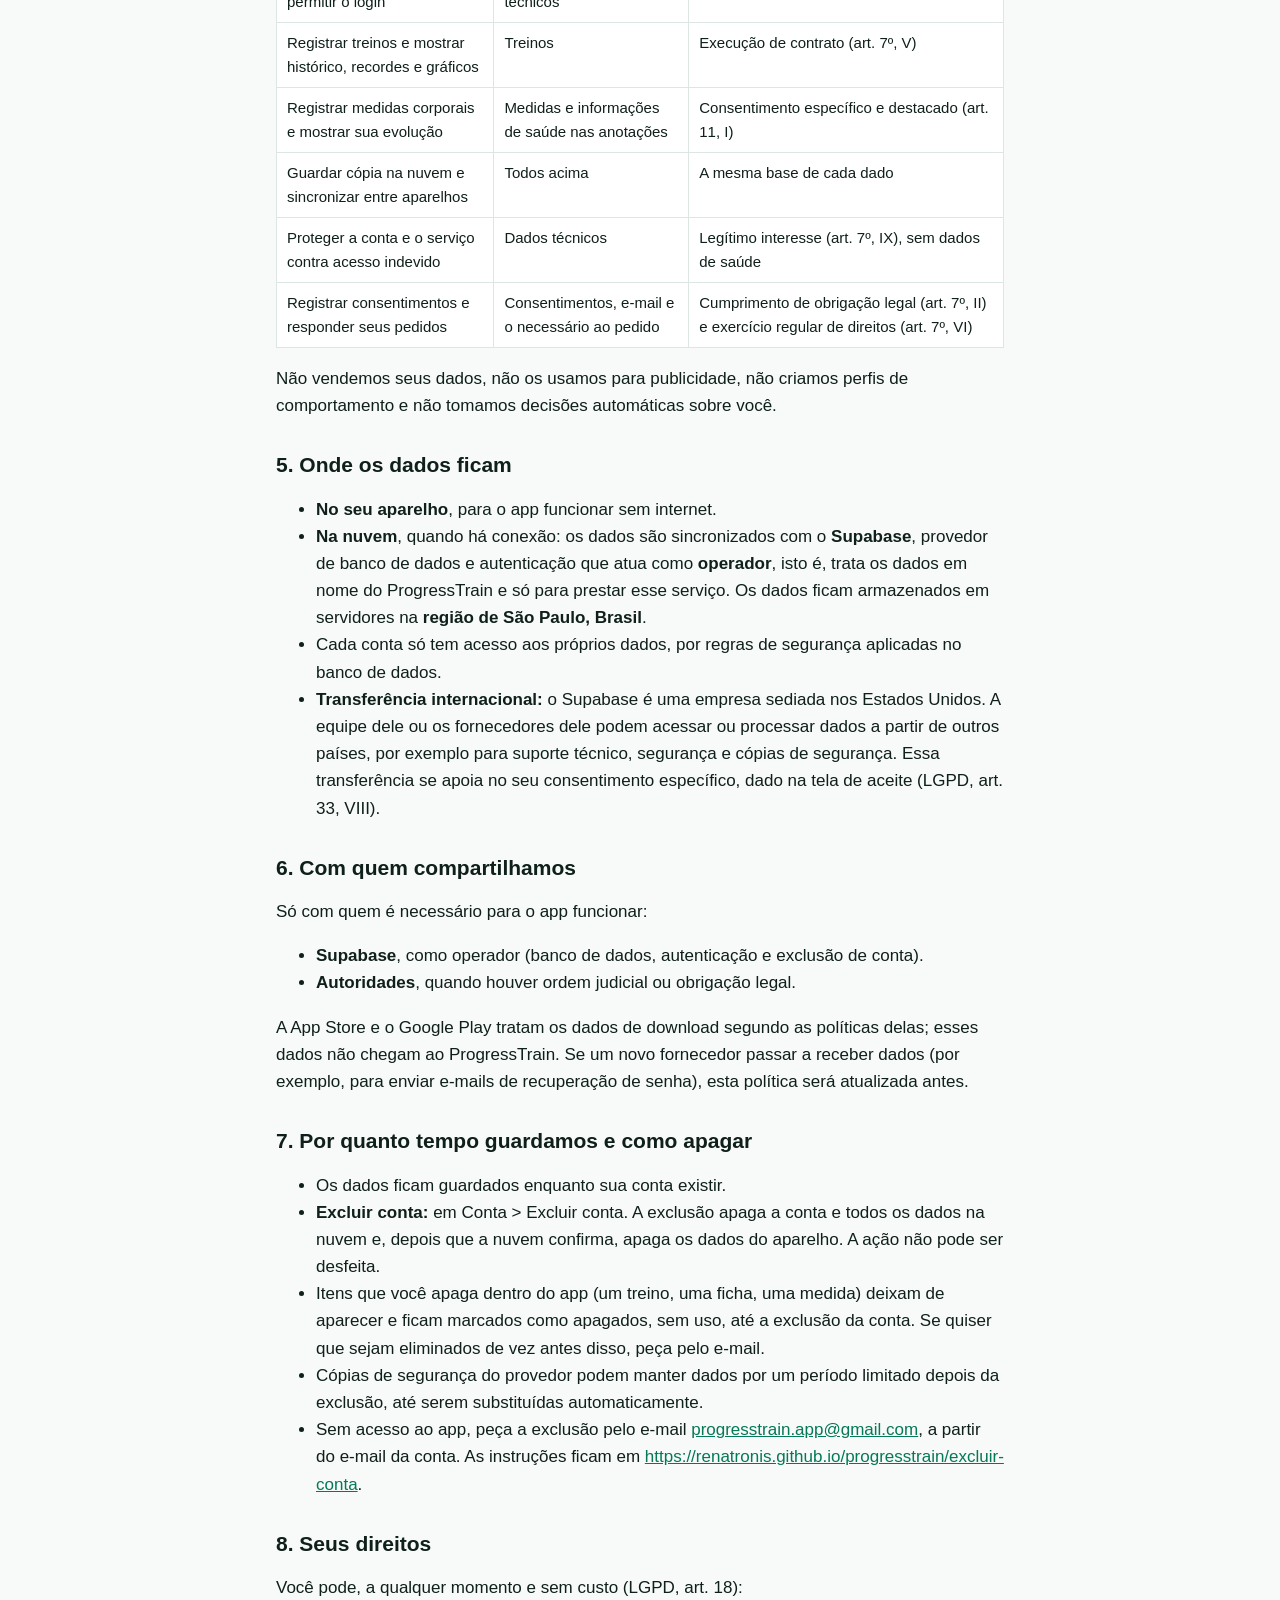
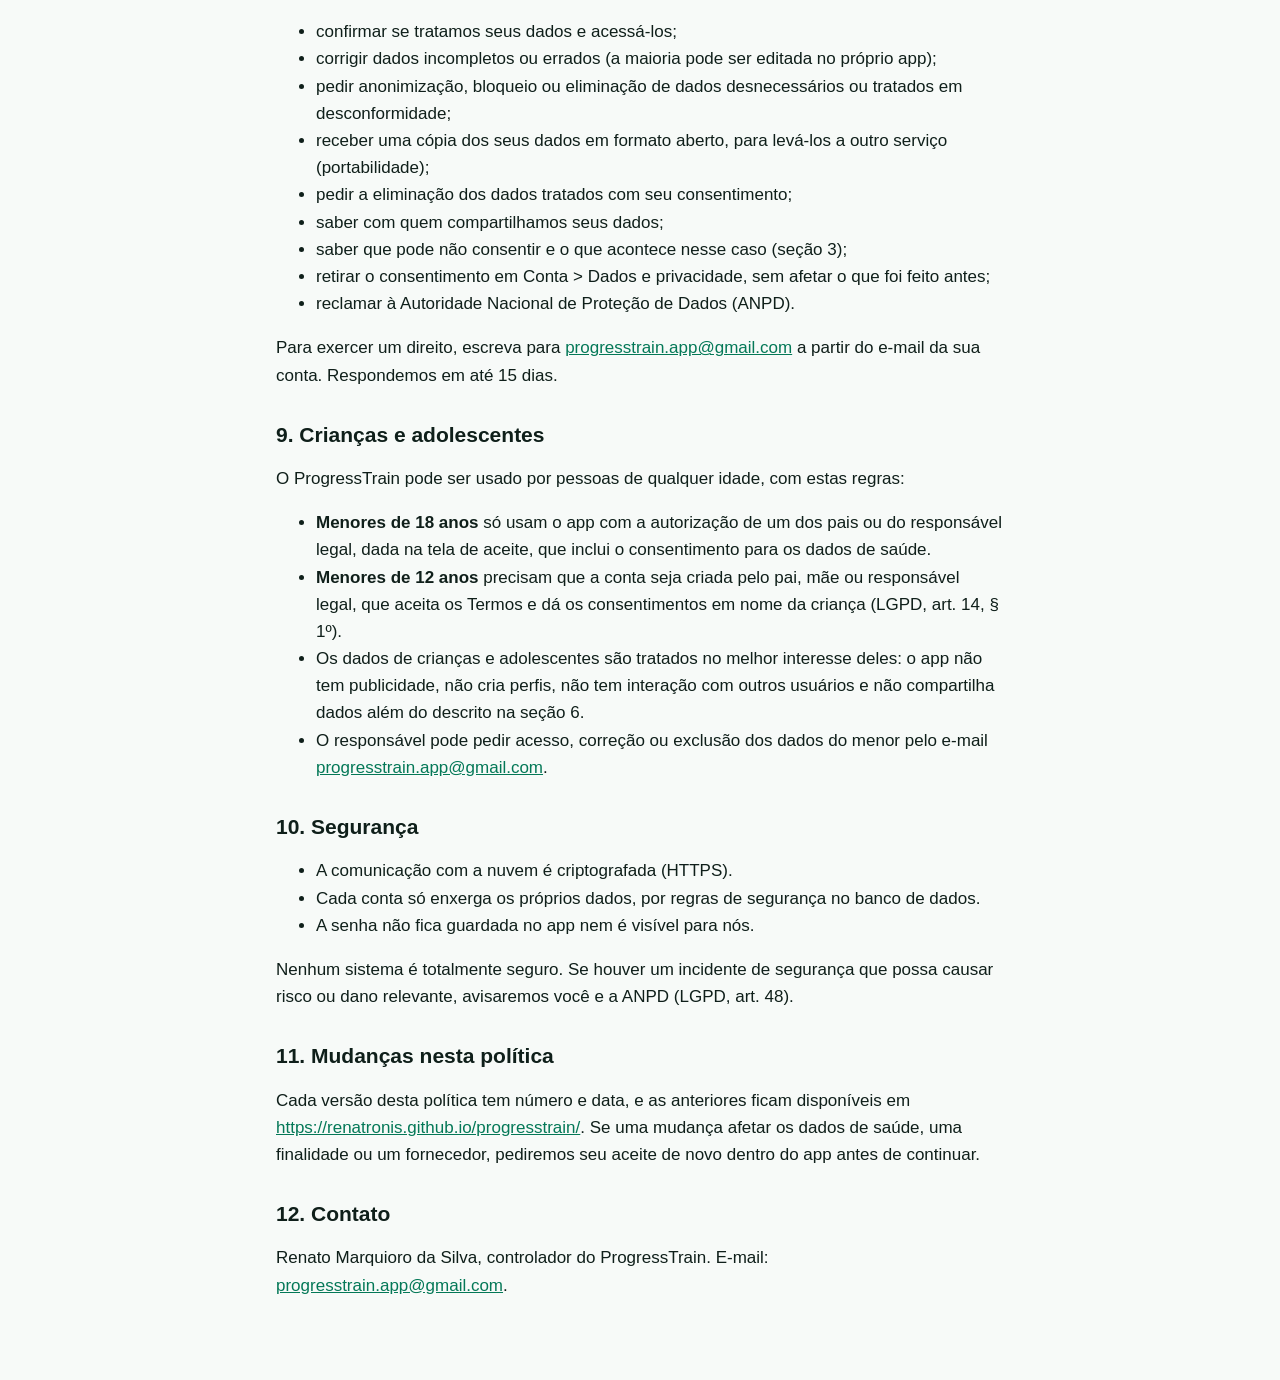
<file: privacidade/v1.0/index.html>
<!doctype html>
<html lang="pt-BR">
<head>
  <meta charset="utf-8">
  <meta name="viewport" content="width=device-width, initial-scale=1">
  <title>Política de Privacidade 1.0 (histórico) · ProgressTrain</title>
  <link rel="stylesheet" href="../../style.css">
</head>
<body>
  <header class="site"><a href="../../">ProgressTrain</a></header>
  <main>
    <h1>Política de Privacidade</h1>
    <p class="meta">Versão 1.0, vigente de 04/11/2026 a 04/11/2026. <strong>Versão antiga, guardada como histórico.</strong> A versão atual está em <a href="../">Política de Privacidade</a>.</p>

    <p>Esta política explica quais dados o ProgressTrain trata, por que, onde eles ficam e como você controla seus dados. A pessoa a quem os dados se referem é chamada de <strong>titular</strong>: no caso, você.</p>

    <h2>1. Quem é o responsável</h2>
    <p>O controlador dos dados é <strong>Renato Marquioro da Silva</strong>, pessoa física, responsável pelo ProgressTrain. O canal para qualquer assunto sobre seus dados é o e-mail <a href="mailto:progresstrain.app@gmail.com"><strong>progresstrain.app@gmail.com</strong></a>.</p>

    <h2>2. Quais dados tratamos</h2>
    <div class="table-wrap">
      <table>
        <thead><tr><th>Categoria</th><th>Dados</th><th>De onde vêm</th></tr></thead>
        <tbody>
          <tr><td>Conta</td><td>E-mail e senha. A senha é guardada de forma protegida pelo provedor de autenticação e ninguém do ProgressTrain tem acesso a ela</td><td>Você, no cadastro</td></tr>
          <tr><td>Idade e autorização</td><td>Se você tem 18 anos ou mais ou, se for menor, a autorização do responsável, com a data do aceite</td><td>Você, na tela de aceite</td></tr>
          <tr><td>Treinos</td><td>Fichas, exercícios (inclusive os que você cria), datas e horários de início e fim, séries, repetições, cargas, nota de esforço (1 a 5) e anotações livres do treino</td><td>Você, ao usar o app</td></tr>
          <tr><td>Medidas corporais</td><td>Peso, percentual de gordura e circunferências (braço, peito, cintura, quadril, coxa e panturrilha), com a data</td><td>Você, ao usar o app</td></tr>
          <tr><td>Consentimentos</td><td>Quais aceites você deu, a versão do texto aceito e a data e hora</td><td>Gerados na tela de aceite e ao aceitar novas versões</td></tr>
          <tr><td>Dados técnicos</td><td>Identificador da conta, datas de criação e alteração dos registros e o token de sessão guardado no aparelho. O provedor de infraestrutura registra, para segurança, dados de acesso como endereço IP, data e hora</td><td>Gerados pelo uso</td></tr>
        </tbody>
      </table>
    </div>
    <p>Não usamos ferramentas de análise, publicidade ou rastreamento. Não pedimos nome, CPF, telefone, data de nascimento, localização, fotos ou contatos.</p>

    <h2>3. Dados de saúde (dados sensíveis)</h2>
    <p>Peso, percentual de gordura, circunferências e qualquer informação de saúde que você escrever nas anotações são <strong>dados pessoais sensíveis</strong> (LGPD, art. 5º, II). Eles só são tratados com o seu <strong>consentimento específico e destacado</strong> (art. 11, I), pedido numa caixa própria na tela de aceite que aparece logo depois de criar a conta, separada da aceitação dos Termos. Sem esse consentimento, você registra treinos normalmente, mas as medidas corporais ficam indisponíveis. Você pode retirar o consentimento quando quiser (seção 8).</p>

    <h2>4. Para que usamos os dados e com qual base legal</h2>
    <div class="table-wrap">
      <table>
        <thead><tr><th>Finalidade</th><th>Dados</th><th>Base legal (LGPD)</th></tr></thead>
        <tbody>
          <tr><td>Criar e manter sua conta e permitir o login</td><td>E-mail, senha, dados técnicos</td><td>Execução de contrato (art. 7º, V)</td></tr>
          <tr><td>Registrar treinos e mostrar histórico, recordes e gráficos</td><td>Treinos</td><td>Execução de contrato (art. 7º, V)</td></tr>
          <tr><td>Registrar medidas corporais e mostrar sua evolução</td><td>Medidas e informações de saúde nas anotações</td><td>Consentimento específico e destacado (art. 11, I)</td></tr>
          <tr><td>Guardar cópia na nuvem e sincronizar entre aparelhos</td><td>Todos acima</td><td>A mesma base de cada dado</td></tr>
          <tr><td>Proteger a conta e o serviço contra acesso indevido</td><td>Dados técnicos</td><td>Legítimo interesse (art. 7º, IX), sem dados de saúde</td></tr>
          <tr><td>Registrar consentimentos e responder seus pedidos</td><td>Consentimentos, e-mail e o necessário ao pedido</td><td>Cumprimento de obrigação legal (art. 7º, II) e exercício regular de direitos (art. 7º, VI)</td></tr>
        </tbody>
      </table>
    </div>
    <p>Não vendemos seus dados, não os usamos para publicidade, não criamos perfis de comportamento e não tomamos decisões automáticas sobre você.</p>

    <h2>5. Onde os dados ficam</h2>
    <ul>
      <li><strong>No seu aparelho</strong>, para o app funcionar sem internet.</li>
      <li><strong>Na nuvem</strong>, quando há conexão: os dados são sincronizados com o <strong>Supabase</strong>, provedor de banco de dados e autenticação que atua como <strong>operador</strong>, isto é, trata os dados em nome do ProgressTrain e só para prestar esse serviço. Os dados ficam armazenados em servidores na <strong>região de São Paulo, Brasil</strong>.</li>
      <li>Cada conta só tem acesso aos próprios dados, por regras de segurança aplicadas no banco de dados.</li>
      <li><strong>Transferência internacional:</strong> o Supabase é uma empresa sediada nos Estados Unidos. A equipe dele ou os fornecedores dele podem acessar ou processar dados a partir de outros países, por exemplo para suporte técnico, segurança e cópias de segurança. Essa transferência se apoia no seu consentimento específico, dado na tela de aceite (LGPD, art. 33, VIII).</li>
    </ul>

    <h2>6. Com quem compartilhamos</h2>
    <p>Só com quem é necessário para o app funcionar:</p>
    <ul>
      <li><strong>Supabase</strong>, como operador (banco de dados, autenticação e exclusão de conta).</li>
      <li><strong>Autoridades</strong>, quando houver ordem judicial ou obrigação legal.</li>
    </ul>
    <p>A App Store e o Google Play tratam os dados de download segundo as políticas delas; esses dados não chegam ao ProgressTrain. Se um novo fornecedor passar a receber dados (por exemplo, para enviar e-mails de recuperação de senha), esta política será atualizada antes.</p>

    <h2>7. Por quanto tempo guardamos e como apagar</h2>
    <ul>
      <li>Os dados ficam guardados enquanto sua conta existir.</li>
      <li><strong>Excluir conta:</strong> em Conta &gt; Excluir conta. A exclusão apaga a conta e todos os dados na nuvem e, depois que a nuvem confirma, apaga os dados do aparelho. A ação não pode ser desfeita.</li>
      <li>Itens que você apaga dentro do app (um treino, uma ficha, uma medida) deixam de aparecer e ficam marcados como apagados, sem uso, até a exclusão da conta. Se quiser que sejam eliminados de vez antes disso, peça pelo e-mail.</li>
      <li>Cópias de segurança do provedor podem manter dados por um período limitado depois da exclusão, até serem substituídas automaticamente.</li>
      <li>Sem acesso ao app, peça a exclusão pelo e-mail <a href="mailto:progresstrain.app@gmail.com">progresstrain.app@gmail.com</a>, a partir do e-mail da conta. As instruções ficam em <a href="../../excluir-conta/">https://renatronis.github.io/progresstrain/excluir-conta</a>.</li>
    </ul>

    <h2>8. Seus direitos</h2>
    <p>Você pode, a qualquer momento e sem custo (LGPD, art. 18):</p>
    <ul>
      <li>confirmar se tratamos seus dados e acessá-los;</li>
      <li>corrigir dados incompletos ou errados (a maioria pode ser editada no próprio app);</li>
      <li>pedir anonimização, bloqueio ou eliminação de dados desnecessários ou tratados em desconformidade;</li>
      <li>receber uma cópia dos seus dados em formato aberto, para levá-los a outro serviço (portabilidade);</li>
      <li>pedir a eliminação dos dados tratados com seu consentimento;</li>
      <li>saber com quem compartilhamos seus dados;</li>
      <li>saber que pode não consentir e o que acontece nesse caso (seção 3);</li>
      <li>retirar o consentimento em Conta &gt; Dados e privacidade, sem afetar o que foi feito antes;</li>
      <li>reclamar à Autoridade Nacional de Proteção de Dados (ANPD).</li>
    </ul>
    <p>Para exercer um direito, escreva para <a href="mailto:progresstrain.app@gmail.com">progresstrain.app@gmail.com</a> a partir do e-mail da sua conta. Respondemos em até 15 dias.</p>

    <h2>9. Crianças e adolescentes</h2>
    <p>O ProgressTrain pode ser usado por pessoas de qualquer idade, com estas regras:</p>
    <ul>
      <li><strong>Menores de 18 anos</strong> só usam o app com a autorização de um dos pais ou do responsável legal, dada na tela de aceite, que inclui o consentimento para os dados de saúde.</li>
      <li><strong>Menores de 12 anos</strong> precisam que a conta seja criada pelo pai, mãe ou responsável legal, que aceita os Termos e dá os consentimentos em nome da criança (LGPD, art. 14, § 1º).</li>
      <li>Os dados de crianças e adolescentes são tratados no melhor interesse deles: o app não tem publicidade, não cria perfis, não tem interação com outros usuários e não compartilha dados além do descrito na seção 6.</li>
      <li>O responsável pode pedir acesso, correção ou exclusão dos dados do menor pelo e-mail <a href="mailto:progresstrain.app@gmail.com">progresstrain.app@gmail.com</a>.</li>
    </ul>

    <h2>10. Segurança</h2>
    <ul>
      <li>A comunicação com a nuvem é criptografada (HTTPS).</li>
      <li>Cada conta só enxerga os próprios dados, por regras de segurança no banco de dados.</li>
      <li>A senha não fica guardada no app nem é visível para nós.</li>
    </ul>
    <p>Nenhum sistema é totalmente seguro. Se houver um incidente de segurança que possa causar risco ou dano relevante, avisaremos você e a ANPD (LGPD, art. 48).</p>

    <h2>11. Mudanças nesta política</h2>
    <p>Cada versão desta política tem número e data, e as anteriores ficam disponíveis em <a href="../../">https://renatronis.github.io/progresstrain/</a>. Se uma mudança afetar os dados de saúde, uma finalidade ou um fornecedor, pediremos seu aceite de novo dentro do app antes de continuar.</p>

    <h2>12. Contato</h2>
    <p>Renato Marquioro da Silva, controlador do ProgressTrain. E-mail: <a href="mailto:progresstrain.app@gmail.com">progresstrain.app@gmail.com</a>.</p>
  </main>
</body>
</html>
</file>
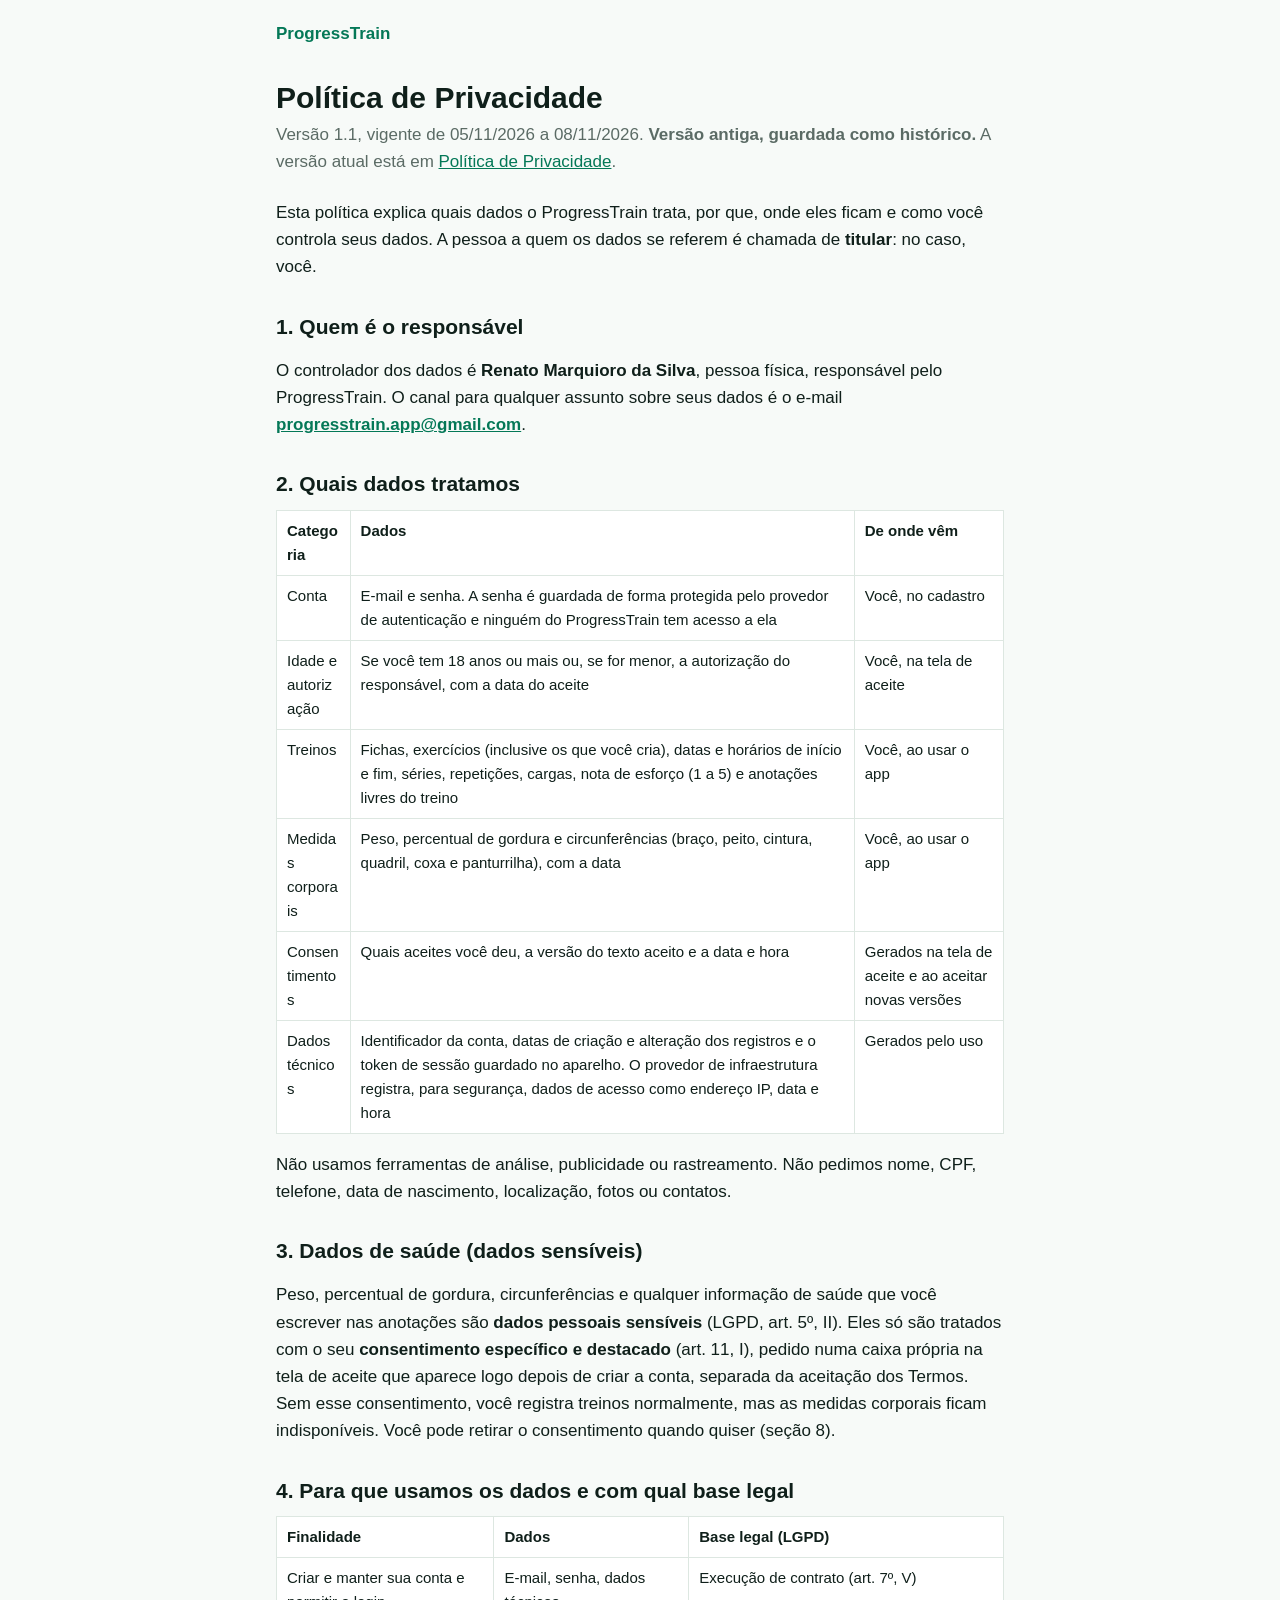
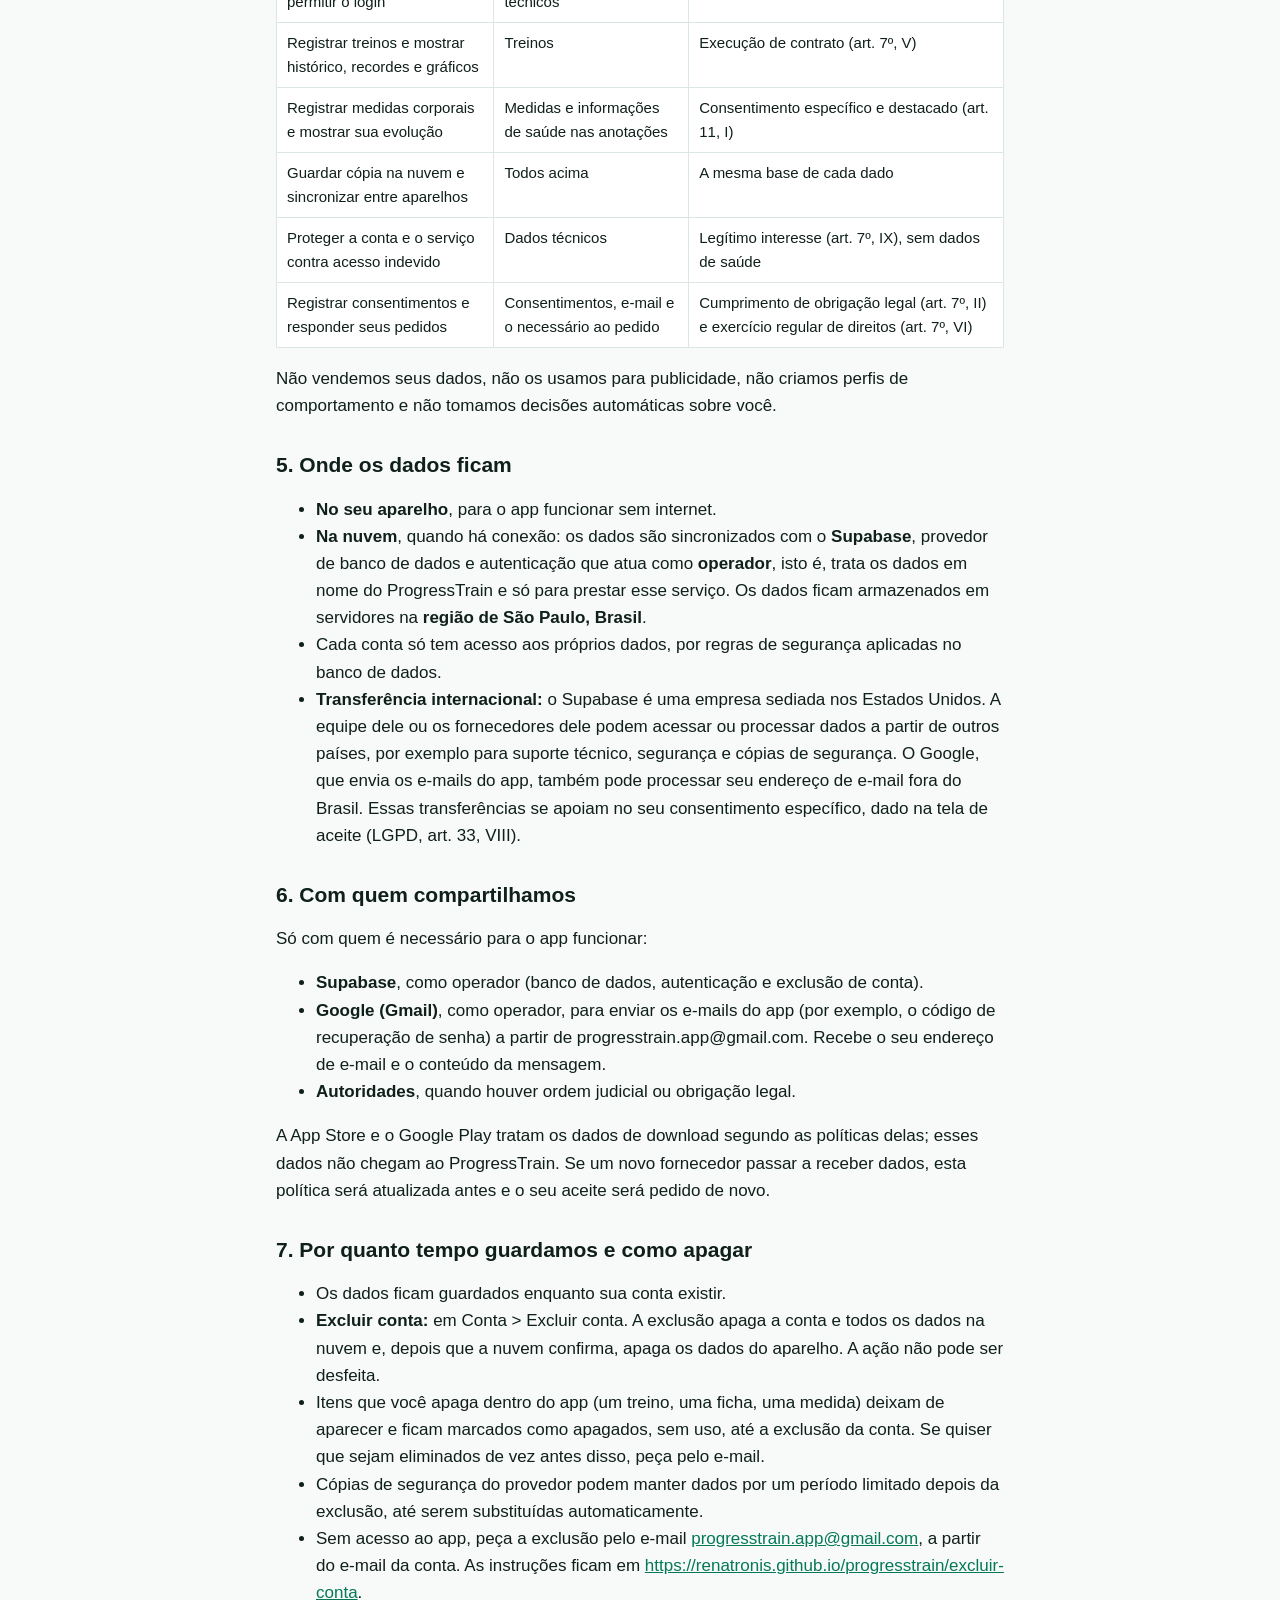
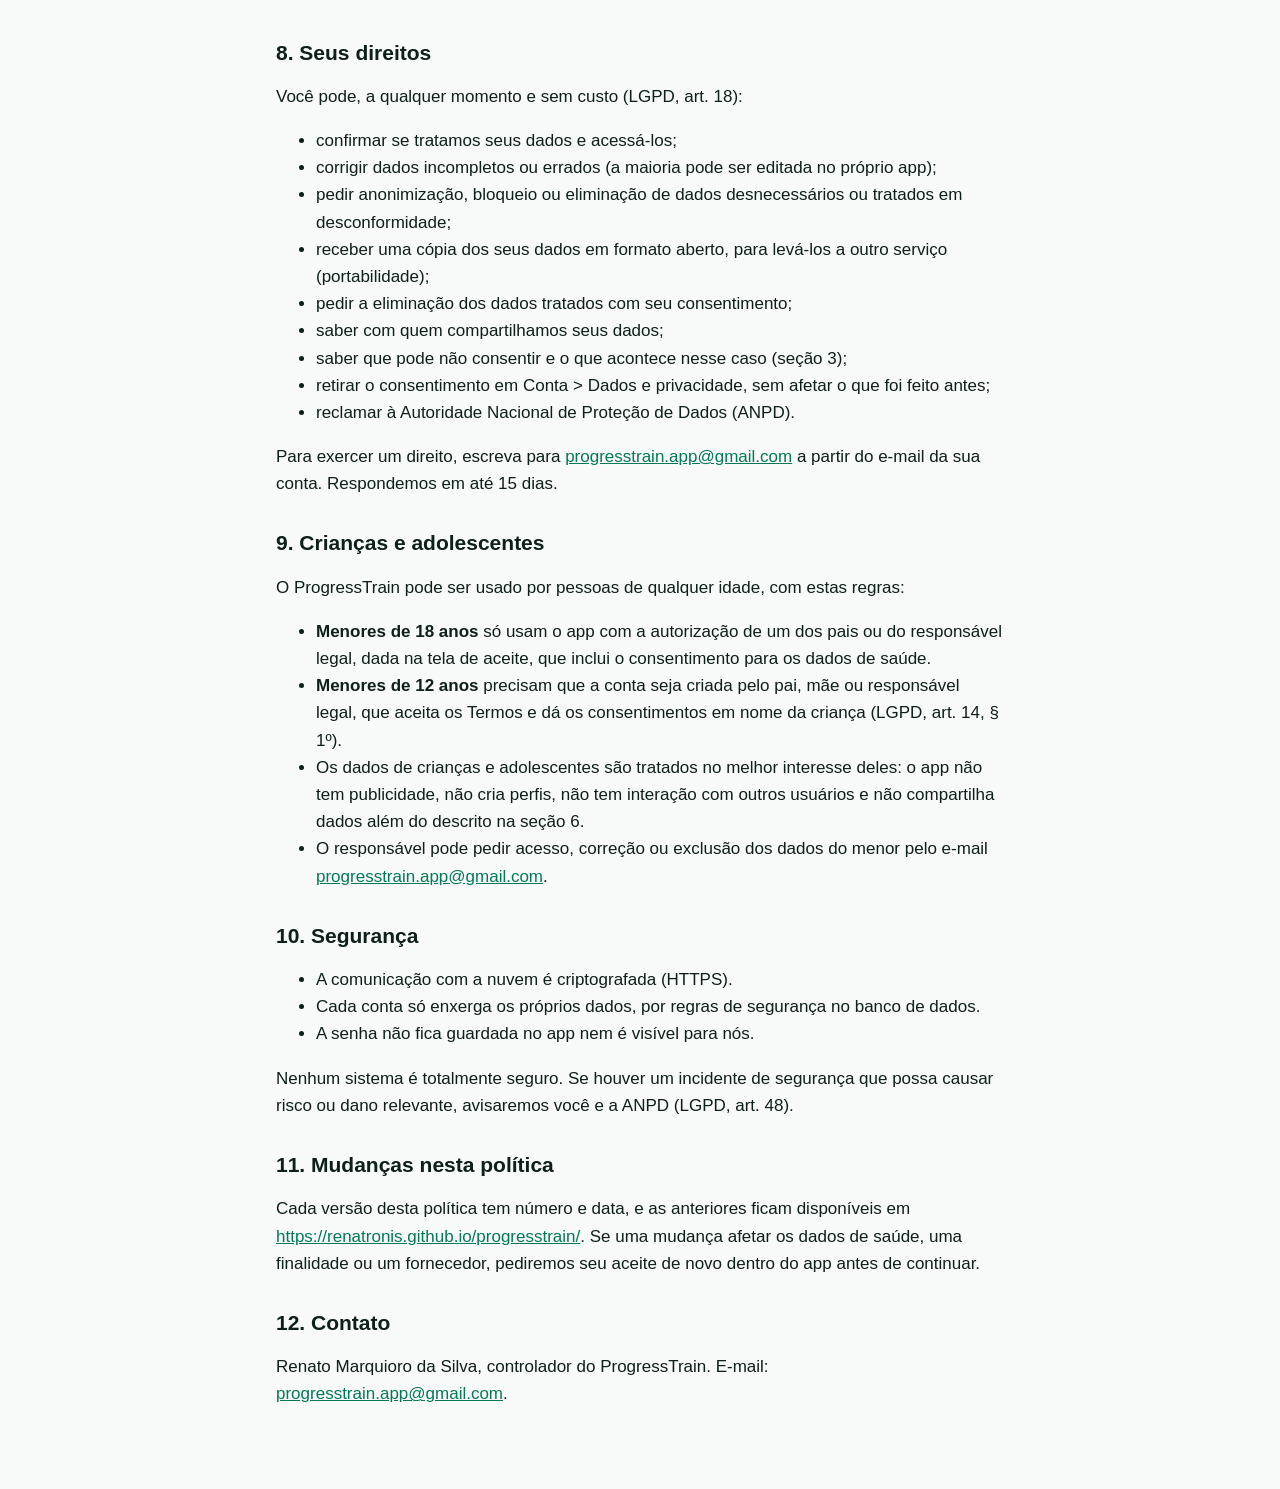
<file: privacidade/v1.1/index.html>
<!doctype html>
<html lang="pt-BR">
<head>
  <meta charset="utf-8">
  <meta name="viewport" content="width=device-width, initial-scale=1">
  <title>Política de Privacidade 1.1 (histórico) · ProgressTrain</title>
  <link rel="stylesheet" href="../../style.css">
</head>
<body>
  <header class="site"><a href="../../">ProgressTrain</a></header>
  <main>
    <h1>Política de Privacidade</h1>
    <p class="meta">Versão 1.1, vigente de 05/11/2026 a 08/11/2026. <strong>Versão antiga, guardada como histórico.</strong> A versão atual está em <a href="../">Política de Privacidade</a>.</p>

    <p>Esta política explica quais dados o ProgressTrain trata, por que, onde eles ficam e como você controla seus dados. A pessoa a quem os dados se referem é chamada de <strong>titular</strong>: no caso, você.</p>

    <h2>1. Quem é o responsável</h2>
    <p>O controlador dos dados é <strong>Renato Marquioro da Silva</strong>, pessoa física, responsável pelo ProgressTrain. O canal para qualquer assunto sobre seus dados é o e-mail <a href="mailto:progresstrain.app@gmail.com"><strong>progresstrain.app@gmail.com</strong></a>.</p>

    <h2>2. Quais dados tratamos</h2>
    <div class="table-wrap">
      <table>
        <thead><tr><th>Categoria</th><th>Dados</th><th>De onde vêm</th></tr></thead>
        <tbody>
          <tr><td>Conta</td><td>E-mail e senha. A senha é guardada de forma protegida pelo provedor de autenticação e ninguém do ProgressTrain tem acesso a ela</td><td>Você, no cadastro</td></tr>
          <tr><td>Idade e autorização</td><td>Se você tem 18 anos ou mais ou, se for menor, a autorização do responsável, com a data do aceite</td><td>Você, na tela de aceite</td></tr>
          <tr><td>Treinos</td><td>Fichas, exercícios (inclusive os que você cria), datas e horários de início e fim, séries, repetições, cargas, nota de esforço (1 a 5) e anotações livres do treino</td><td>Você, ao usar o app</td></tr>
          <tr><td>Medidas corporais</td><td>Peso, percentual de gordura e circunferências (braço, peito, cintura, quadril, coxa e panturrilha), com a data</td><td>Você, ao usar o app</td></tr>
          <tr><td>Consentimentos</td><td>Quais aceites você deu, a versão do texto aceito e a data e hora</td><td>Gerados na tela de aceite e ao aceitar novas versões</td></tr>
          <tr><td>Dados técnicos</td><td>Identificador da conta, datas de criação e alteração dos registros e o token de sessão guardado no aparelho. O provedor de infraestrutura registra, para segurança, dados de acesso como endereço IP, data e hora</td><td>Gerados pelo uso</td></tr>
        </tbody>
      </table>
    </div>
    <p>Não usamos ferramentas de análise, publicidade ou rastreamento. Não pedimos nome, CPF, telefone, data de nascimento, localização, fotos ou contatos.</p>

    <h2>3. Dados de saúde (dados sensíveis)</h2>
    <p>Peso, percentual de gordura, circunferências e qualquer informação de saúde que você escrever nas anotações são <strong>dados pessoais sensíveis</strong> (LGPD, art. 5º, II). Eles só são tratados com o seu <strong>consentimento específico e destacado</strong> (art. 11, I), pedido numa caixa própria na tela de aceite que aparece logo depois de criar a conta, separada da aceitação dos Termos. Sem esse consentimento, você registra treinos normalmente, mas as medidas corporais ficam indisponíveis. Você pode retirar o consentimento quando quiser (seção 8).</p>

    <h2>4. Para que usamos os dados e com qual base legal</h2>
    <div class="table-wrap">
      <table>
        <thead><tr><th>Finalidade</th><th>Dados</th><th>Base legal (LGPD)</th></tr></thead>
        <tbody>
          <tr><td>Criar e manter sua conta e permitir o login</td><td>E-mail, senha, dados técnicos</td><td>Execução de contrato (art. 7º, V)</td></tr>
          <tr><td>Registrar treinos e mostrar histórico, recordes e gráficos</td><td>Treinos</td><td>Execução de contrato (art. 7º, V)</td></tr>
          <tr><td>Registrar medidas corporais e mostrar sua evolução</td><td>Medidas e informações de saúde nas anotações</td><td>Consentimento específico e destacado (art. 11, I)</td></tr>
          <tr><td>Guardar cópia na nuvem e sincronizar entre aparelhos</td><td>Todos acima</td><td>A mesma base de cada dado</td></tr>
          <tr><td>Proteger a conta e o serviço contra acesso indevido</td><td>Dados técnicos</td><td>Legítimo interesse (art. 7º, IX), sem dados de saúde</td></tr>
          <tr><td>Registrar consentimentos e responder seus pedidos</td><td>Consentimentos, e-mail e o necessário ao pedido</td><td>Cumprimento de obrigação legal (art. 7º, II) e exercício regular de direitos (art. 7º, VI)</td></tr>
        </tbody>
      </table>
    </div>
    <p>Não vendemos seus dados, não os usamos para publicidade, não criamos perfis de comportamento e não tomamos decisões automáticas sobre você.</p>

    <h2>5. Onde os dados ficam</h2>
    <ul>
      <li><strong>No seu aparelho</strong>, para o app funcionar sem internet.</li>
      <li><strong>Na nuvem</strong>, quando há conexão: os dados são sincronizados com o <strong>Supabase</strong>, provedor de banco de dados e autenticação que atua como <strong>operador</strong>, isto é, trata os dados em nome do ProgressTrain e só para prestar esse serviço. Os dados ficam armazenados em servidores na <strong>região de São Paulo, Brasil</strong>.</li>
      <li>Cada conta só tem acesso aos próprios dados, por regras de segurança aplicadas no banco de dados.</li>
      <li><strong>Transferência internacional:</strong> o Supabase é uma empresa sediada nos Estados Unidos. A equipe dele ou os fornecedores dele podem acessar ou processar dados a partir de outros países, por exemplo para suporte técnico, segurança e cópias de segurança. O Google, que envia os e-mails do app, também pode processar seu endereço de e-mail fora do Brasil. Essas transferências se apoiam no seu consentimento específico, dado na tela de aceite (LGPD, art. 33, VIII).</li>
    </ul>

    <h2>6. Com quem compartilhamos</h2>
    <p>Só com quem é necessário para o app funcionar:</p>
    <ul>
      <li><strong>Supabase</strong>, como operador (banco de dados, autenticação e exclusão de conta).</li>
      <li><strong>Google (Gmail)</strong>, como operador, para enviar os e-mails do app (por exemplo, o código de recuperação de senha) a partir de progresstrain.app@gmail.com. Recebe o seu endereço de e-mail e o conteúdo da mensagem.</li>
      <li><strong>Autoridades</strong>, quando houver ordem judicial ou obrigação legal.</li>
    </ul>
    <p>A App Store e o Google Play tratam os dados de download segundo as políticas delas; esses dados não chegam ao ProgressTrain. Se um novo fornecedor passar a receber dados, esta política será atualizada antes e o seu aceite será pedido de novo.</p>

    <h2>7. Por quanto tempo guardamos e como apagar</h2>
    <ul>
      <li>Os dados ficam guardados enquanto sua conta existir.</li>
      <li><strong>Excluir conta:</strong> em Conta &gt; Excluir conta. A exclusão apaga a conta e todos os dados na nuvem e, depois que a nuvem confirma, apaga os dados do aparelho. A ação não pode ser desfeita.</li>
      <li>Itens que você apaga dentro do app (um treino, uma ficha, uma medida) deixam de aparecer e ficam marcados como apagados, sem uso, até a exclusão da conta. Se quiser que sejam eliminados de vez antes disso, peça pelo e-mail.</li>
      <li>Cópias de segurança do provedor podem manter dados por um período limitado depois da exclusão, até serem substituídas automaticamente.</li>
      <li>Sem acesso ao app, peça a exclusão pelo e-mail <a href="mailto:progresstrain.app@gmail.com">progresstrain.app@gmail.com</a>, a partir do e-mail da conta. As instruções ficam em <a href="../../excluir-conta/">https://renatronis.github.io/progresstrain/excluir-conta</a>.</li>
    </ul>

    <h2>8. Seus direitos</h2>
    <p>Você pode, a qualquer momento e sem custo (LGPD, art. 18):</p>
    <ul>
      <li>confirmar se tratamos seus dados e acessá-los;</li>
      <li>corrigir dados incompletos ou errados (a maioria pode ser editada no próprio app);</li>
      <li>pedir anonimização, bloqueio ou eliminação de dados desnecessários ou tratados em desconformidade;</li>
      <li>receber uma cópia dos seus dados em formato aberto, para levá-los a outro serviço (portabilidade);</li>
      <li>pedir a eliminação dos dados tratados com seu consentimento;</li>
      <li>saber com quem compartilhamos seus dados;</li>
      <li>saber que pode não consentir e o que acontece nesse caso (seção 3);</li>
      <li>retirar o consentimento em Conta &gt; Dados e privacidade, sem afetar o que foi feito antes;</li>
      <li>reclamar à Autoridade Nacional de Proteção de Dados (ANPD).</li>
    </ul>
    <p>Para exercer um direito, escreva para <a href="mailto:progresstrain.app@gmail.com">progresstrain.app@gmail.com</a> a partir do e-mail da sua conta. Respondemos em até 15 dias.</p>

    <h2>9. Crianças e adolescentes</h2>
    <p>O ProgressTrain pode ser usado por pessoas de qualquer idade, com estas regras:</p>
    <ul>
      <li><strong>Menores de 18 anos</strong> só usam o app com a autorização de um dos pais ou do responsável legal, dada na tela de aceite, que inclui o consentimento para os dados de saúde.</li>
      <li><strong>Menores de 12 anos</strong> precisam que a conta seja criada pelo pai, mãe ou responsável legal, que aceita os Termos e dá os consentimentos em nome da criança (LGPD, art. 14, § 1º).</li>
      <li>Os dados de crianças e adolescentes são tratados no melhor interesse deles: o app não tem publicidade, não cria perfis, não tem interação com outros usuários e não compartilha dados além do descrito na seção 6.</li>
      <li>O responsável pode pedir acesso, correção ou exclusão dos dados do menor pelo e-mail <a href="mailto:progresstrain.app@gmail.com">progresstrain.app@gmail.com</a>.</li>
    </ul>

    <h2>10. Segurança</h2>
    <ul>
      <li>A comunicação com a nuvem é criptografada (HTTPS).</li>
      <li>Cada conta só enxerga os próprios dados, por regras de segurança no banco de dados.</li>
      <li>A senha não fica guardada no app nem é visível para nós.</li>
    </ul>
    <p>Nenhum sistema é totalmente seguro. Se houver um incidente de segurança que possa causar risco ou dano relevante, avisaremos você e a ANPD (LGPD, art. 48).</p>

    <h2>11. Mudanças nesta política</h2>
    <p>Cada versão desta política tem número e data, e as anteriores ficam disponíveis em <a href="../../">https://renatronis.github.io/progresstrain/</a>. Se uma mudança afetar os dados de saúde, uma finalidade ou um fornecedor, pediremos seu aceite de novo dentro do app antes de continuar.</p>

    <h2>12. Contato</h2>
    <p>Renato Marquioro da Silva, controlador do ProgressTrain. E-mail: <a href="mailto:progresstrain.app@gmail.com">progresstrain.app@gmail.com</a>.</p>
  </main>
</body>
</html>
</file>
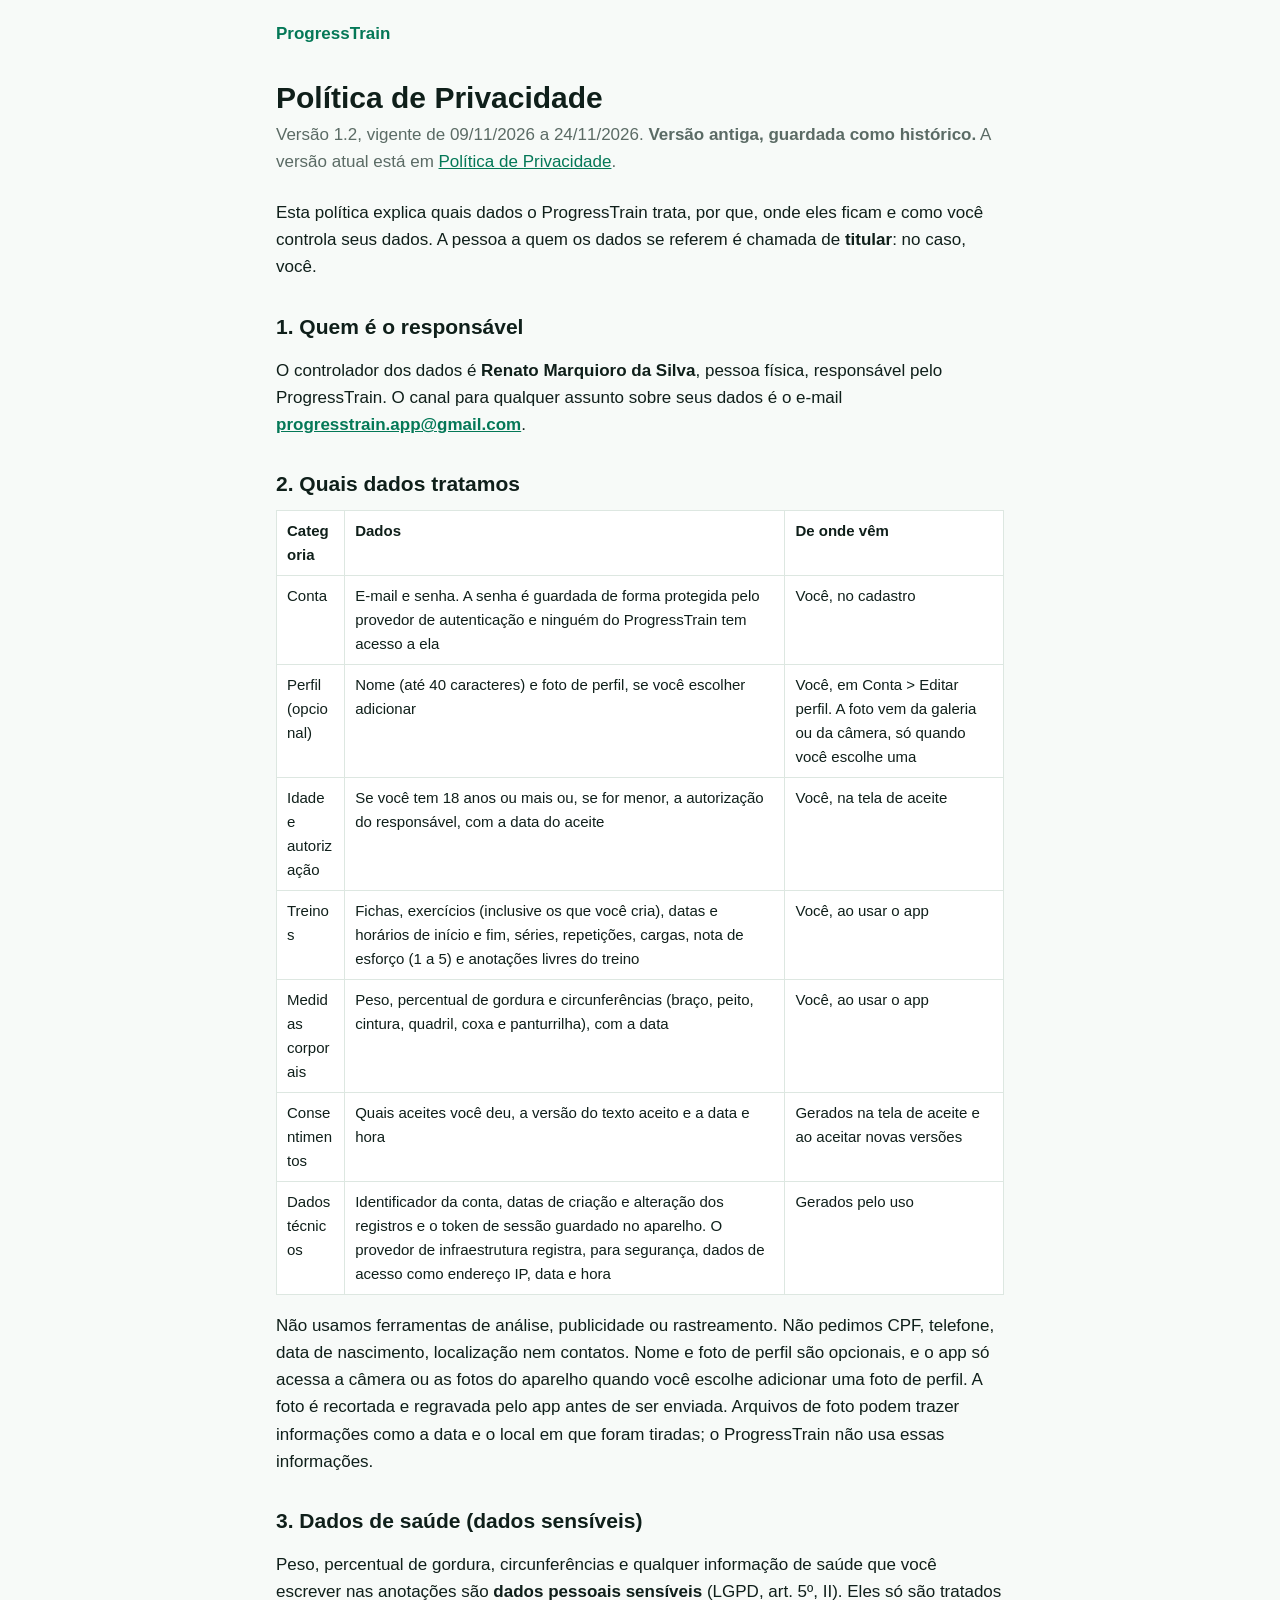
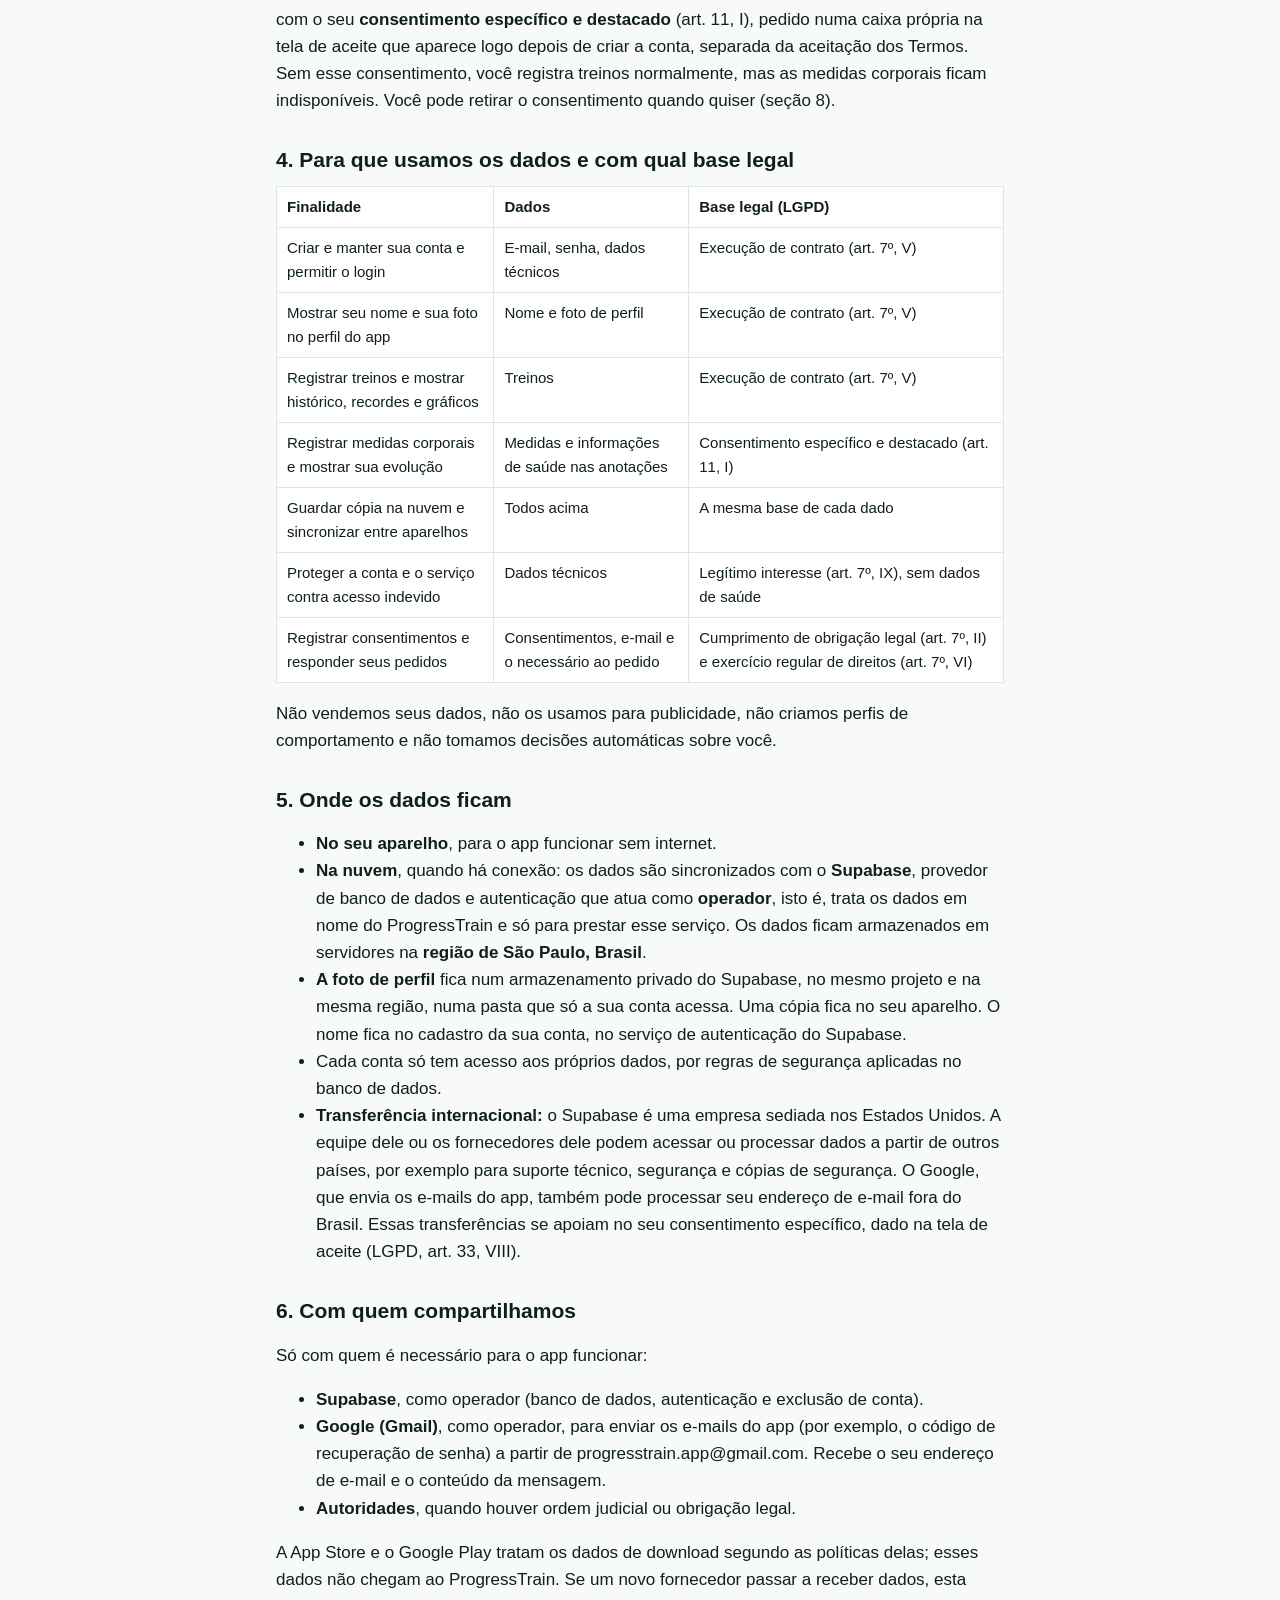
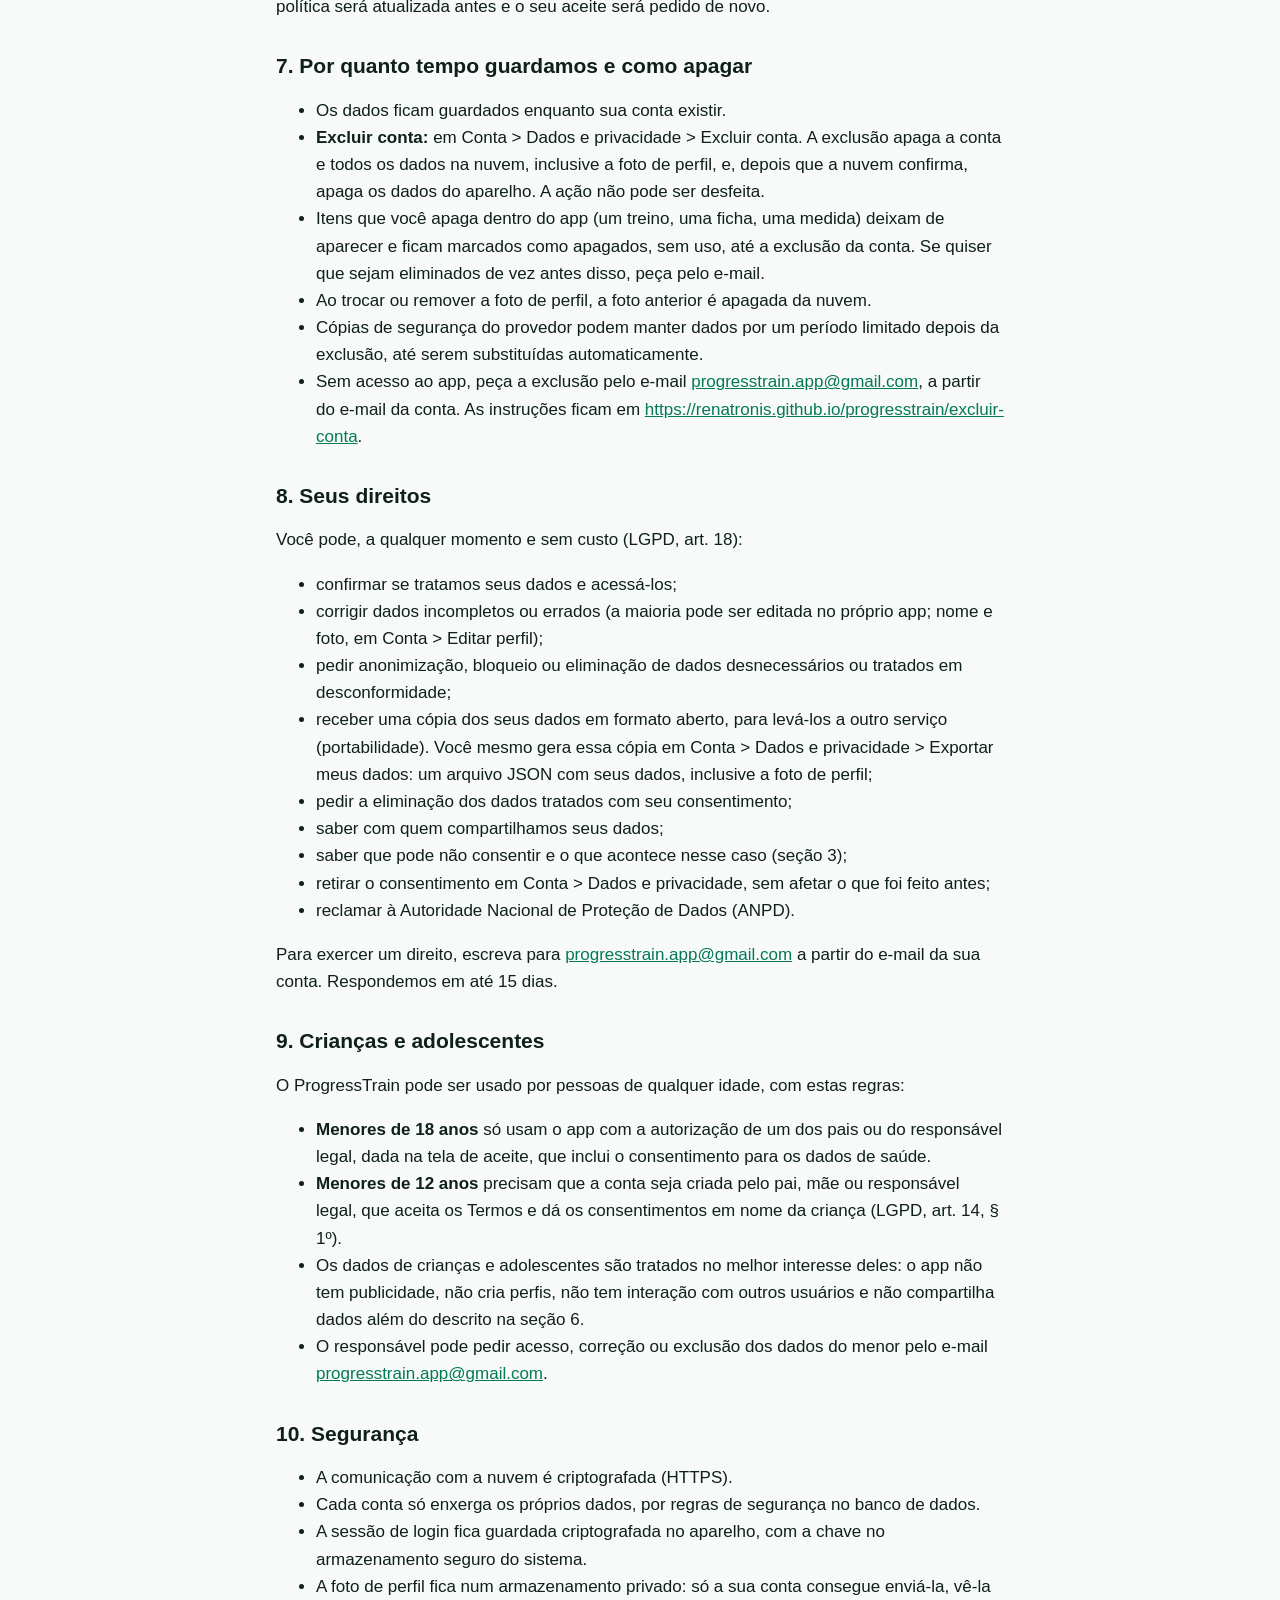
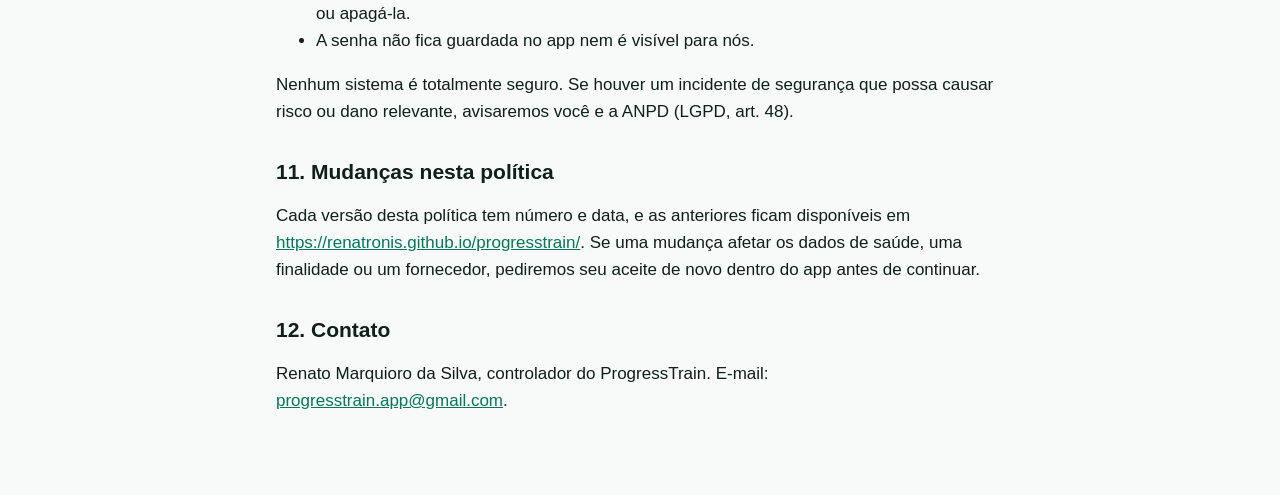
<file: privacidade/v1.2/index.html>
<!doctype html>
<html lang="pt-BR">
<head>
  <meta charset="utf-8">
  <meta name="viewport" content="width=device-width, initial-scale=1">
  <title>Política de Privacidade 1.2 (histórico) · ProgressTrain</title>
  <link rel="stylesheet" href="../../style.css">
</head>
<body>
  <header class="site"><a href="../../">ProgressTrain</a></header>
  <main>
    <h1>Política de Privacidade</h1>
    <p class="meta">Versão 1.2, vigente de 09/11/2026 a 24/11/2026. <strong>Versão antiga, guardada como histórico.</strong> A versão atual está em <a href="../">Política de Privacidade</a>.</p>

    <p>Esta política explica quais dados o ProgressTrain trata, por que, onde eles ficam e como você controla seus dados. A pessoa a quem os dados se referem é chamada de <strong>titular</strong>: no caso, você.</p>

    <h2>1. Quem é o responsável</h2>
    <p>O controlador dos dados é <strong>Renato Marquioro da Silva</strong>, pessoa física, responsável pelo ProgressTrain. O canal para qualquer assunto sobre seus dados é o e-mail <a href="mailto:progresstrain.app@gmail.com"><strong>progresstrain.app@gmail.com</strong></a>.</p>

    <h2>2. Quais dados tratamos</h2>
    <div class="table-wrap">
      <table>
        <thead><tr><th>Categoria</th><th>Dados</th><th>De onde vêm</th></tr></thead>
        <tbody>
          <tr><td>Conta</td><td>E-mail e senha. A senha é guardada de forma protegida pelo provedor de autenticação e ninguém do ProgressTrain tem acesso a ela</td><td>Você, no cadastro</td></tr>
          <tr><td>Perfil (opcional)</td><td>Nome (até 40 caracteres) e foto de perfil, se você escolher adicionar</td><td>Você, em Conta &gt; Editar perfil. A foto vem da galeria ou da câmera, só quando você escolhe uma</td></tr>
          <tr><td>Idade e autorização</td><td>Se você tem 18 anos ou mais ou, se for menor, a autorização do responsável, com a data do aceite</td><td>Você, na tela de aceite</td></tr>
          <tr><td>Treinos</td><td>Fichas, exercícios (inclusive os que você cria), datas e horários de início e fim, séries, repetições, cargas, nota de esforço (1 a 5) e anotações livres do treino</td><td>Você, ao usar o app</td></tr>
          <tr><td>Medidas corporais</td><td>Peso, percentual de gordura e circunferências (braço, peito, cintura, quadril, coxa e panturrilha), com a data</td><td>Você, ao usar o app</td></tr>
          <tr><td>Consentimentos</td><td>Quais aceites você deu, a versão do texto aceito e a data e hora</td><td>Gerados na tela de aceite e ao aceitar novas versões</td></tr>
          <tr><td>Dados técnicos</td><td>Identificador da conta, datas de criação e alteração dos registros e o token de sessão guardado no aparelho. O provedor de infraestrutura registra, para segurança, dados de acesso como endereço IP, data e hora</td><td>Gerados pelo uso</td></tr>
        </tbody>
      </table>
    </div>
    <p>Não usamos ferramentas de análise, publicidade ou rastreamento. Não pedimos CPF, telefone, data de nascimento, localização nem contatos. Nome e foto de perfil são opcionais, e o app só acessa a câmera ou as fotos do aparelho quando você escolhe adicionar uma foto de perfil. A foto é recortada e regravada pelo app antes de ser enviada. Arquivos de foto podem trazer informações como a data e o local em que foram tiradas; o ProgressTrain não usa essas informações.</p>

    <h2>3. Dados de saúde (dados sensíveis)</h2>
    <p>Peso, percentual de gordura, circunferências e qualquer informação de saúde que você escrever nas anotações são <strong>dados pessoais sensíveis</strong> (LGPD, art. 5º, II). Eles só são tratados com o seu <strong>consentimento específico e destacado</strong> (art. 11, I), pedido numa caixa própria na tela de aceite que aparece logo depois de criar a conta, separada da aceitação dos Termos. Sem esse consentimento, você registra treinos normalmente, mas as medidas corporais ficam indisponíveis. Você pode retirar o consentimento quando quiser (seção 8).</p>

    <h2>4. Para que usamos os dados e com qual base legal</h2>
    <div class="table-wrap">
      <table>
        <thead><tr><th>Finalidade</th><th>Dados</th><th>Base legal (LGPD)</th></tr></thead>
        <tbody>
          <tr><td>Criar e manter sua conta e permitir o login</td><td>E-mail, senha, dados técnicos</td><td>Execução de contrato (art. 7º, V)</td></tr>
          <tr><td>Mostrar seu nome e sua foto no perfil do app</td><td>Nome e foto de perfil</td><td>Execução de contrato (art. 7º, V)</td></tr>
          <tr><td>Registrar treinos e mostrar histórico, recordes e gráficos</td><td>Treinos</td><td>Execução de contrato (art. 7º, V)</td></tr>
          <tr><td>Registrar medidas corporais e mostrar sua evolução</td><td>Medidas e informações de saúde nas anotações</td><td>Consentimento específico e destacado (art. 11, I)</td></tr>
          <tr><td>Guardar cópia na nuvem e sincronizar entre aparelhos</td><td>Todos acima</td><td>A mesma base de cada dado</td></tr>
          <tr><td>Proteger a conta e o serviço contra acesso indevido</td><td>Dados técnicos</td><td>Legítimo interesse (art. 7º, IX), sem dados de saúde</td></tr>
          <tr><td>Registrar consentimentos e responder seus pedidos</td><td>Consentimentos, e-mail e o necessário ao pedido</td><td>Cumprimento de obrigação legal (art. 7º, II) e exercício regular de direitos (art. 7º, VI)</td></tr>
        </tbody>
      </table>
    </div>
    <p>Não vendemos seus dados, não os usamos para publicidade, não criamos perfis de comportamento e não tomamos decisões automáticas sobre você.</p>

    <h2>5. Onde os dados ficam</h2>
    <ul>
      <li><strong>No seu aparelho</strong>, para o app funcionar sem internet.</li>
      <li><strong>Na nuvem</strong>, quando há conexão: os dados são sincronizados com o <strong>Supabase</strong>, provedor de banco de dados e autenticação que atua como <strong>operador</strong>, isto é, trata os dados em nome do ProgressTrain e só para prestar esse serviço. Os dados ficam armazenados em servidores na <strong>região de São Paulo, Brasil</strong>.</li>
      <li><strong>A foto de perfil</strong> fica num armazenamento privado do Supabase, no mesmo projeto e na mesma região, numa pasta que só a sua conta acessa. Uma cópia fica no seu aparelho. O nome fica no cadastro da sua conta, no serviço de autenticação do Supabase.</li>
      <li>Cada conta só tem acesso aos próprios dados, por regras de segurança aplicadas no banco de dados.</li>
      <li><strong>Transferência internacional:</strong> o Supabase é uma empresa sediada nos Estados Unidos. A equipe dele ou os fornecedores dele podem acessar ou processar dados a partir de outros países, por exemplo para suporte técnico, segurança e cópias de segurança. O Google, que envia os e-mails do app, também pode processar seu endereço de e-mail fora do Brasil. Essas transferências se apoiam no seu consentimento específico, dado na tela de aceite (LGPD, art. 33, VIII).</li>
    </ul>

    <h2>6. Com quem compartilhamos</h2>
    <p>Só com quem é necessário para o app funcionar:</p>
    <ul>
      <li><strong>Supabase</strong>, como operador (banco de dados, autenticação e exclusão de conta).</li>
      <li><strong>Google (Gmail)</strong>, como operador, para enviar os e-mails do app (por exemplo, o código de recuperação de senha) a partir de progresstrain.app@gmail.com. Recebe o seu endereço de e-mail e o conteúdo da mensagem.</li>
      <li><strong>Autoridades</strong>, quando houver ordem judicial ou obrigação legal.</li>
    </ul>
    <p>A App Store e o Google Play tratam os dados de download segundo as políticas delas; esses dados não chegam ao ProgressTrain. Se um novo fornecedor passar a receber dados, esta política será atualizada antes e o seu aceite será pedido de novo.</p>

    <h2>7. Por quanto tempo guardamos e como apagar</h2>
    <ul>
      <li>Os dados ficam guardados enquanto sua conta existir.</li>
      <li><strong>Excluir conta:</strong> em Conta &gt; Dados e privacidade &gt; Excluir conta. A exclusão apaga a conta e todos os dados na nuvem, inclusive a foto de perfil, e, depois que a nuvem confirma, apaga os dados do aparelho. A ação não pode ser desfeita.</li>
      <li>Itens que você apaga dentro do app (um treino, uma ficha, uma medida) deixam de aparecer e ficam marcados como apagados, sem uso, até a exclusão da conta. Se quiser que sejam eliminados de vez antes disso, peça pelo e-mail.</li>
      <li>Ao trocar ou remover a foto de perfil, a foto anterior é apagada da nuvem.</li>
      <li>Cópias de segurança do provedor podem manter dados por um período limitado depois da exclusão, até serem substituídas automaticamente.</li>
      <li>Sem acesso ao app, peça a exclusão pelo e-mail <a href="mailto:progresstrain.app@gmail.com">progresstrain.app@gmail.com</a>, a partir do e-mail da conta. As instruções ficam em <a href="../../excluir-conta/">https://renatronis.github.io/progresstrain/excluir-conta</a>.</li>
    </ul>

    <h2>8. Seus direitos</h2>
    <p>Você pode, a qualquer momento e sem custo (LGPD, art. 18):</p>
    <ul>
      <li>confirmar se tratamos seus dados e acessá-los;</li>
      <li>corrigir dados incompletos ou errados (a maioria pode ser editada no próprio app; nome e foto, em Conta &gt; Editar perfil);</li>
      <li>pedir anonimização, bloqueio ou eliminação de dados desnecessários ou tratados em desconformidade;</li>
      <li>receber uma cópia dos seus dados em formato aberto, para levá-los a outro serviço (portabilidade). Você mesmo gera essa cópia em Conta &gt; Dados e privacidade &gt; Exportar meus dados: um arquivo JSON com seus dados, inclusive a foto de perfil;</li>
      <li>pedir a eliminação dos dados tratados com seu consentimento;</li>
      <li>saber com quem compartilhamos seus dados;</li>
      <li>saber que pode não consentir e o que acontece nesse caso (seção 3);</li>
      <li>retirar o consentimento em Conta &gt; Dados e privacidade, sem afetar o que foi feito antes;</li>
      <li>reclamar à Autoridade Nacional de Proteção de Dados (ANPD).</li>
    </ul>
    <p>Para exercer um direito, escreva para <a href="mailto:progresstrain.app@gmail.com">progresstrain.app@gmail.com</a> a partir do e-mail da sua conta. Respondemos em até 15 dias.</p>

    <h2>9. Crianças e adolescentes</h2>
    <p>O ProgressTrain pode ser usado por pessoas de qualquer idade, com estas regras:</p>
    <ul>
      <li><strong>Menores de 18 anos</strong> só usam o app com a autorização de um dos pais ou do responsável legal, dada na tela de aceite, que inclui o consentimento para os dados de saúde.</li>
      <li><strong>Menores de 12 anos</strong> precisam que a conta seja criada pelo pai, mãe ou responsável legal, que aceita os Termos e dá os consentimentos em nome da criança (LGPD, art. 14, § 1º).</li>
      <li>Os dados de crianças e adolescentes são tratados no melhor interesse deles: o app não tem publicidade, não cria perfis, não tem interação com outros usuários e não compartilha dados além do descrito na seção 6.</li>
      <li>O responsável pode pedir acesso, correção ou exclusão dos dados do menor pelo e-mail <a href="mailto:progresstrain.app@gmail.com">progresstrain.app@gmail.com</a>.</li>
    </ul>

    <h2>10. Segurança</h2>
    <ul>
      <li>A comunicação com a nuvem é criptografada (HTTPS).</li>
      <li>Cada conta só enxerga os próprios dados, por regras de segurança no banco de dados.</li>
      <li>A sessão de login fica guardada criptografada no aparelho, com a chave no armazenamento seguro do sistema.</li>
      <li>A foto de perfil fica num armazenamento privado: só a sua conta consegue enviá-la, vê-la ou apagá-la.</li>
      <li>A senha não fica guardada no app nem é visível para nós.</li>
    </ul>
    <p>Nenhum sistema é totalmente seguro. Se houver um incidente de segurança que possa causar risco ou dano relevante, avisaremos você e a ANPD (LGPD, art. 48).</p>

    <h2>11. Mudanças nesta política</h2>
    <p>Cada versão desta política tem número e data, e as anteriores ficam disponíveis em <a href="../../">https://renatronis.github.io/progresstrain/</a>. Se uma mudança afetar os dados de saúde, uma finalidade ou um fornecedor, pediremos seu aceite de novo dentro do app antes de continuar.</p>

    <h2>12. Contato</h2>
    <p>Renato Marquioro da Silva, controlador do ProgressTrain. E-mail: <a href="mailto:progresstrain.app@gmail.com">progresstrain.app@gmail.com</a>.</p>
  </main>
</body>
</html>
</file>
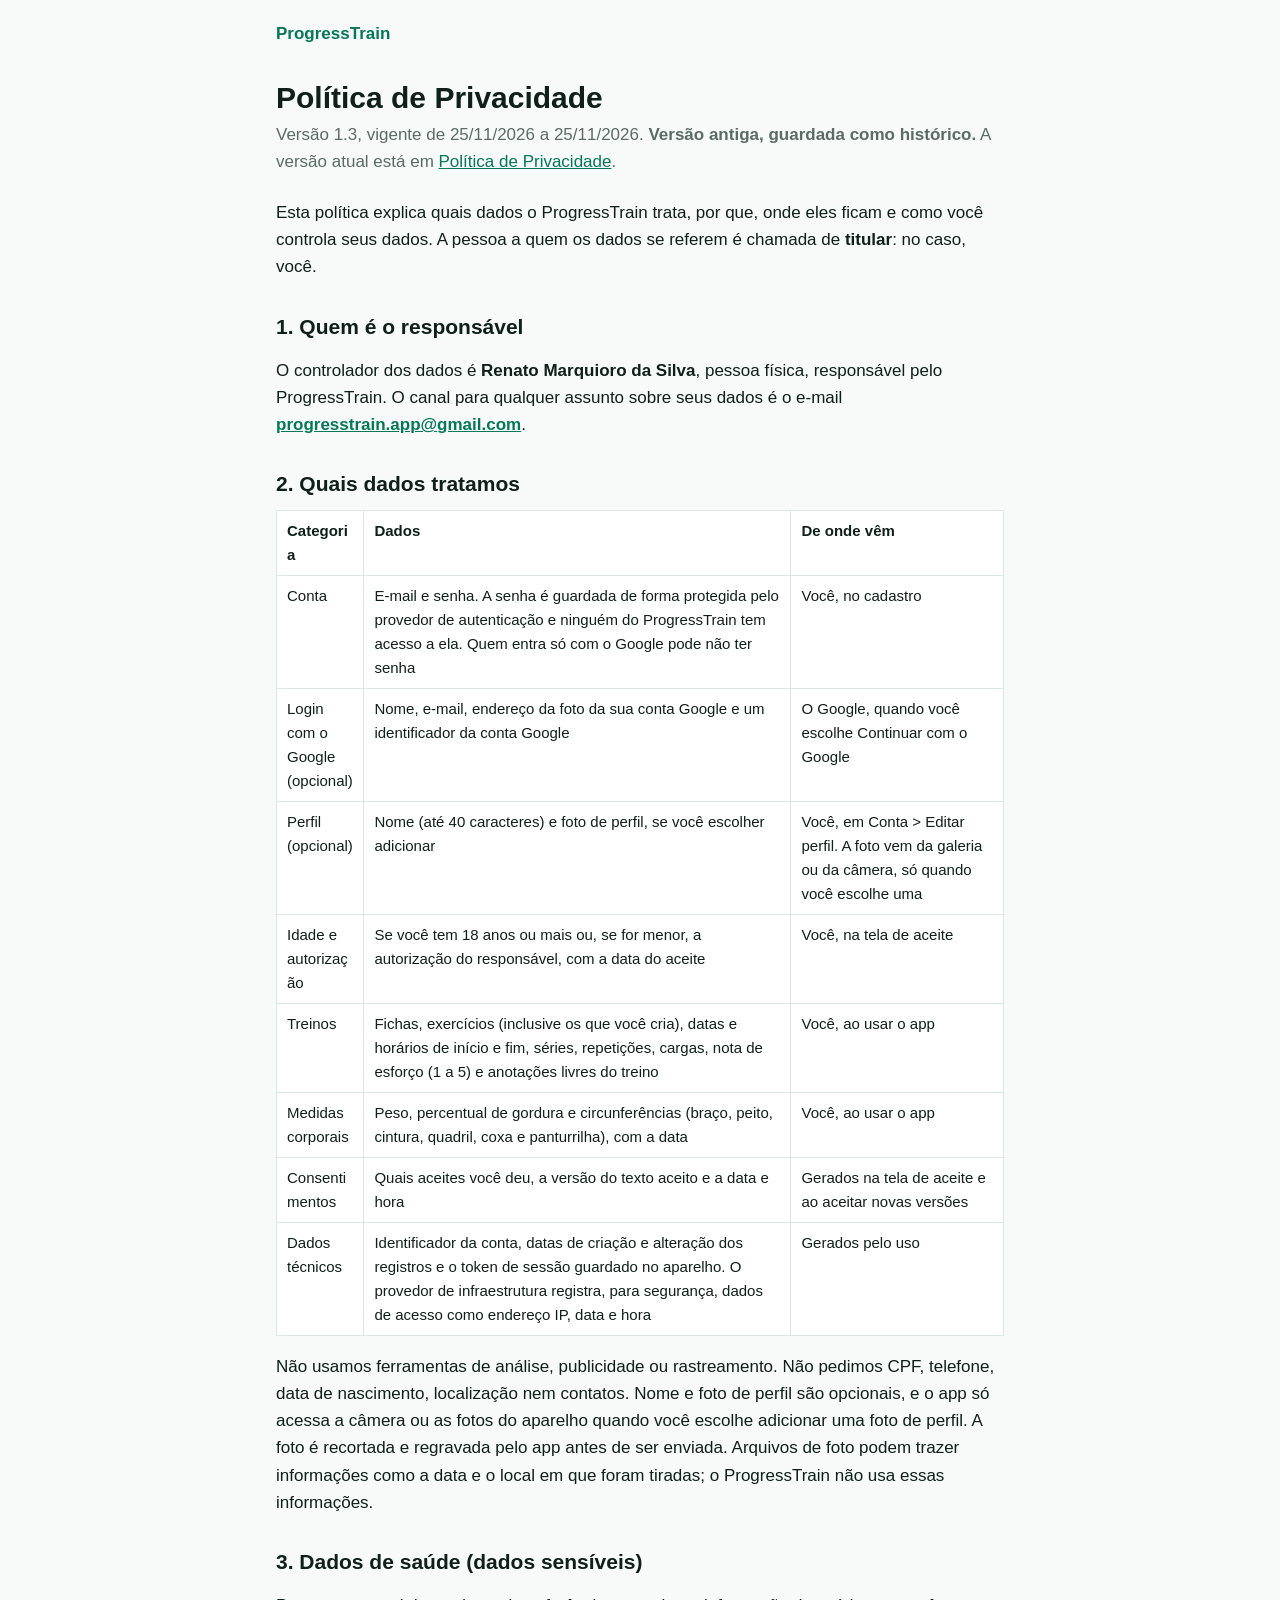
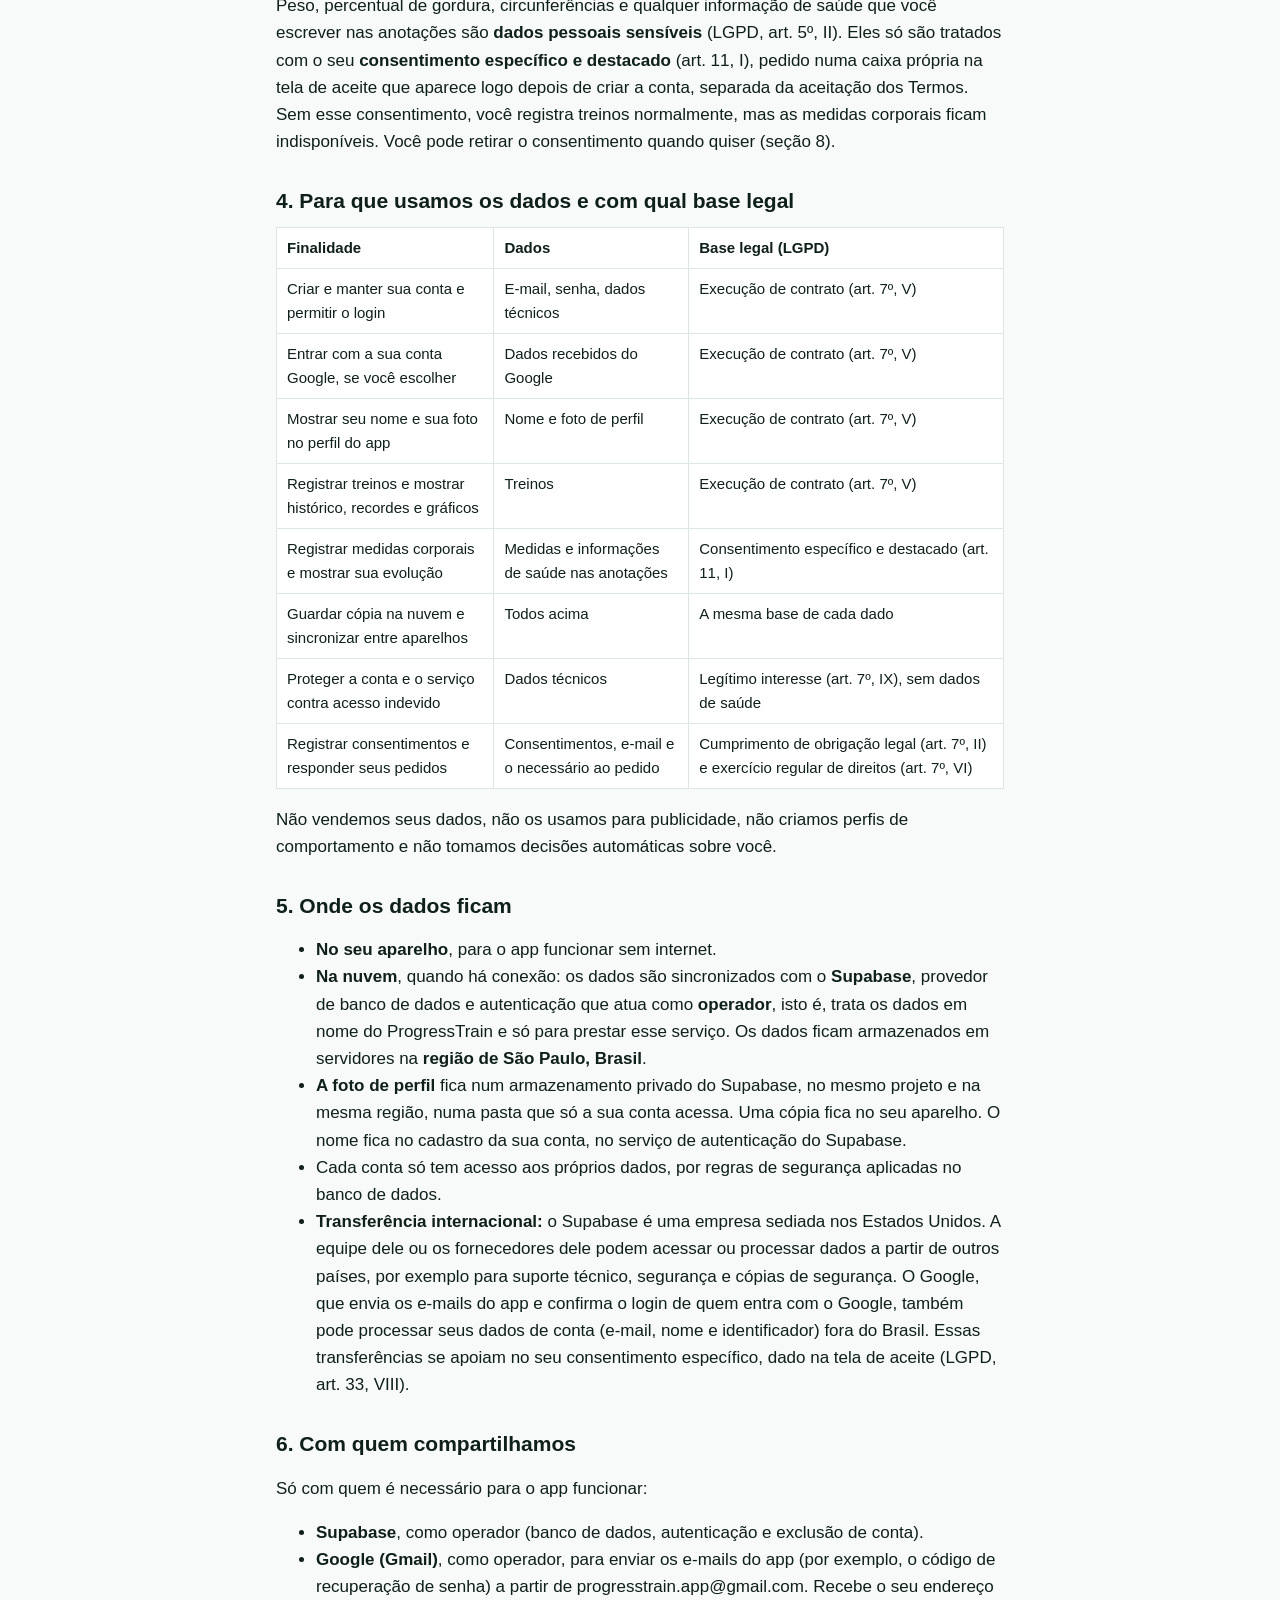
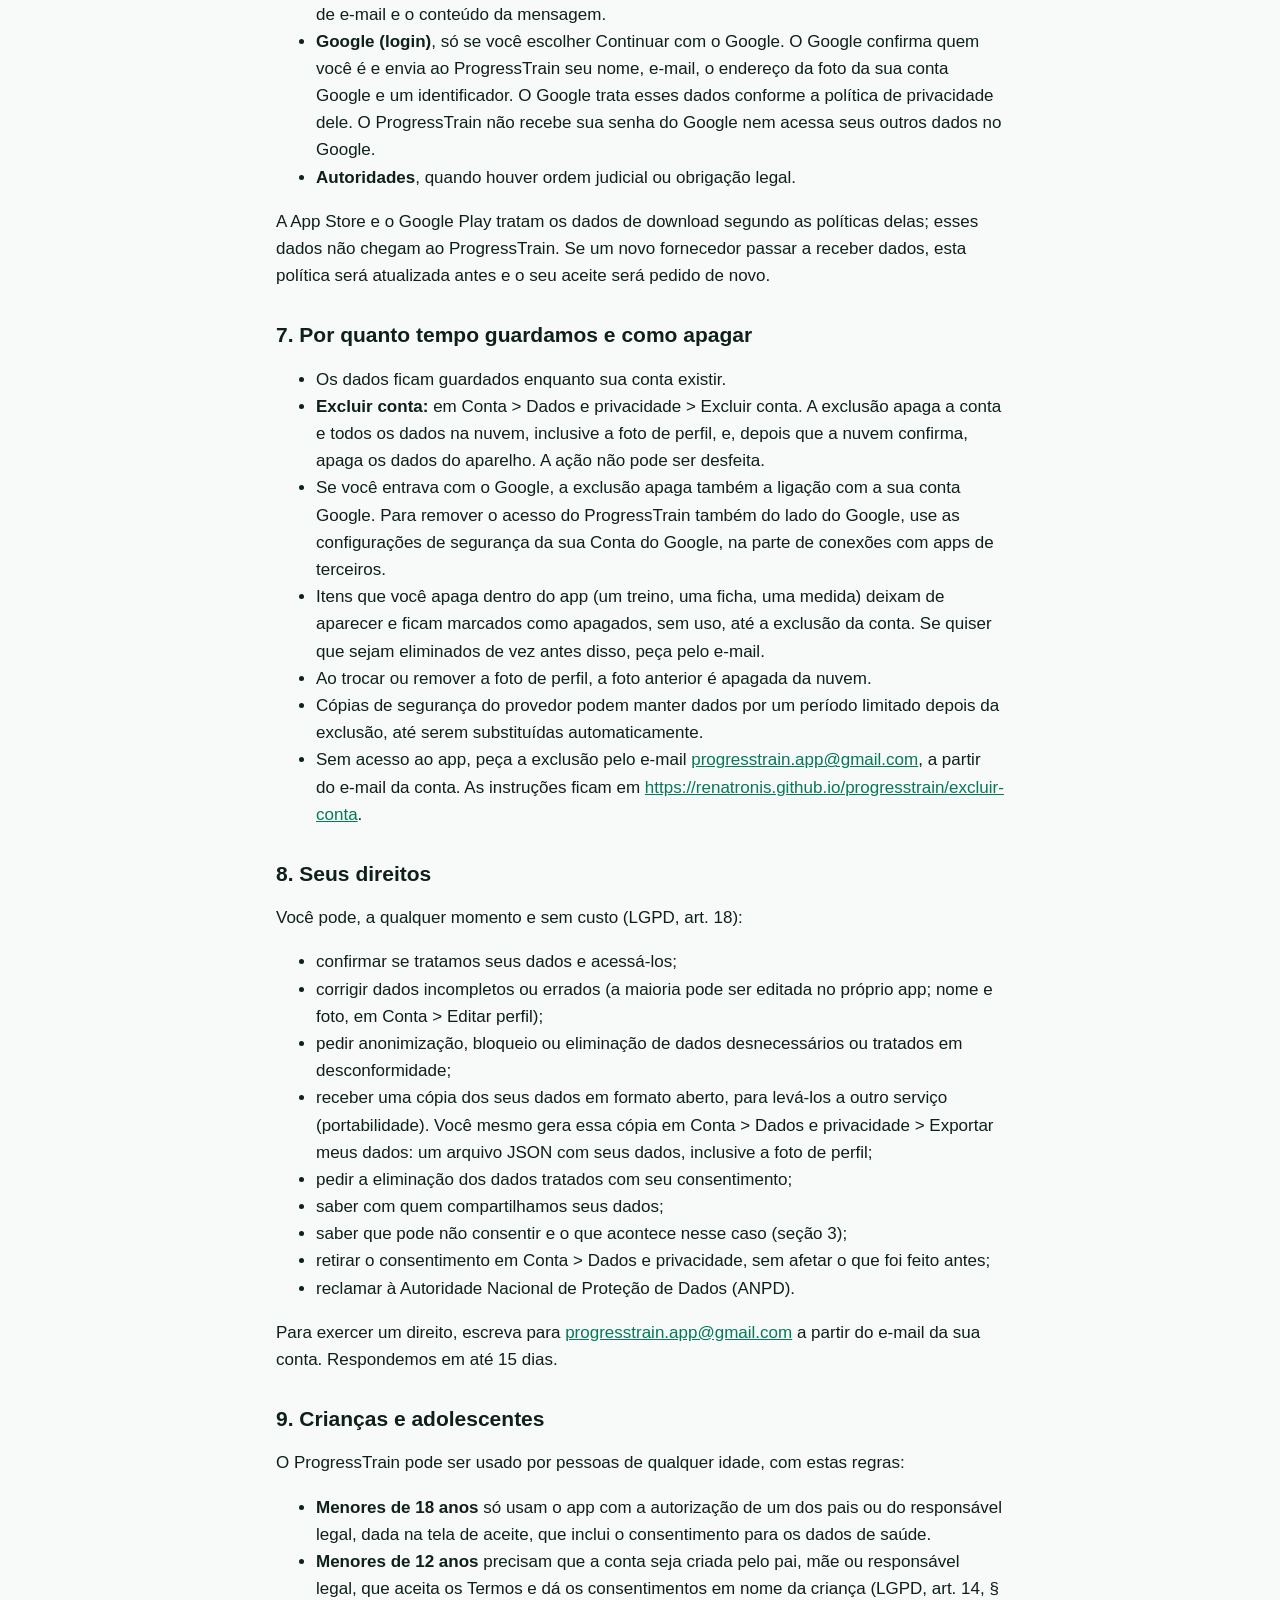
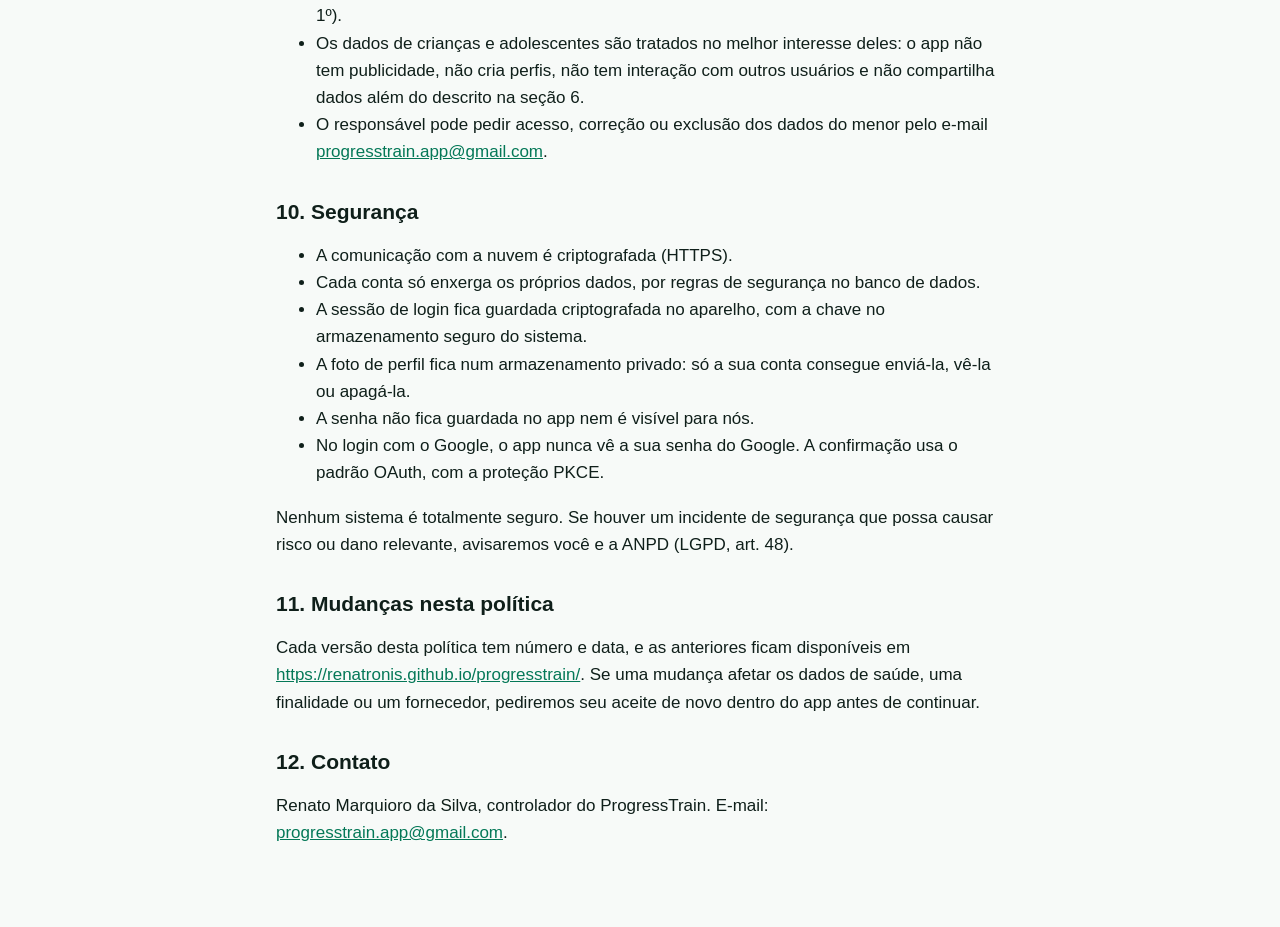
<file: privacidade/v1.3/index.html>
<!doctype html>
<html lang="pt-BR">
<head>
  <meta charset="utf-8">
  <meta name="viewport" content="width=device-width, initial-scale=1">
  <title>Política de Privacidade 1.3 (histórico) · ProgressTrain</title>
  <link rel="stylesheet" href="../../style.css">
</head>
<body>
  <header class="site"><a href="../../">ProgressTrain</a></header>
  <main>
    <h1>Política de Privacidade</h1>
    <p class="meta">Versão 1.3, vigente de 25/11/2026 a 25/11/2026. <strong>Versão antiga, guardada como histórico.</strong> A versão atual está em <a href="../">Política de Privacidade</a>.</p>

    <p>Esta política explica quais dados o ProgressTrain trata, por que, onde eles ficam e como você controla seus dados. A pessoa a quem os dados se referem é chamada de <strong>titular</strong>: no caso, você.</p>

    <h2>1. Quem é o responsável</h2>
    <p>O controlador dos dados é <strong>Renato Marquioro da Silva</strong>, pessoa física, responsável pelo ProgressTrain. O canal para qualquer assunto sobre seus dados é o e-mail <a href="mailto:progresstrain.app@gmail.com"><strong>progresstrain.app@gmail.com</strong></a>.</p>

    <h2>2. Quais dados tratamos</h2>
    <div class="table-wrap">
      <table>
        <thead><tr><th>Categoria</th><th>Dados</th><th>De onde vêm</th></tr></thead>
        <tbody>
          <tr><td>Conta</td><td>E-mail e senha. A senha é guardada de forma protegida pelo provedor de autenticação e ninguém do ProgressTrain tem acesso a ela. Quem entra só com o Google pode não ter senha</td><td>Você, no cadastro</td></tr>
          <tr><td>Login com o Google (opcional)</td><td>Nome, e-mail, endereço da foto da sua conta Google e um identificador da conta Google</td><td>O Google, quando você escolhe Continuar com o Google</td></tr>
          <tr><td>Perfil (opcional)</td><td>Nome (até 40 caracteres) e foto de perfil, se você escolher adicionar</td><td>Você, em Conta &gt; Editar perfil. A foto vem da galeria ou da câmera, só quando você escolhe uma</td></tr>
          <tr><td>Idade e autorização</td><td>Se você tem 18 anos ou mais ou, se for menor, a autorização do responsável, com a data do aceite</td><td>Você, na tela de aceite</td></tr>
          <tr><td>Treinos</td><td>Fichas, exercícios (inclusive os que você cria), datas e horários de início e fim, séries, repetições, cargas, nota de esforço (1 a 5) e anotações livres do treino</td><td>Você, ao usar o app</td></tr>
          <tr><td>Medidas corporais</td><td>Peso, percentual de gordura e circunferências (braço, peito, cintura, quadril, coxa e panturrilha), com a data</td><td>Você, ao usar o app</td></tr>
          <tr><td>Consentimentos</td><td>Quais aceites você deu, a versão do texto aceito e a data e hora</td><td>Gerados na tela de aceite e ao aceitar novas versões</td></tr>
          <tr><td>Dados técnicos</td><td>Identificador da conta, datas de criação e alteração dos registros e o token de sessão guardado no aparelho. O provedor de infraestrutura registra, para segurança, dados de acesso como endereço IP, data e hora</td><td>Gerados pelo uso</td></tr>
        </tbody>
      </table>
    </div>
    <p>Não usamos ferramentas de análise, publicidade ou rastreamento. Não pedimos CPF, telefone, data de nascimento, localização nem contatos. Nome e foto de perfil são opcionais, e o app só acessa a câmera ou as fotos do aparelho quando você escolhe adicionar uma foto de perfil. A foto é recortada e regravada pelo app antes de ser enviada. Arquivos de foto podem trazer informações como a data e o local em que foram tiradas; o ProgressTrain não usa essas informações.</p>

    <h2>3. Dados de saúde (dados sensíveis)</h2>
    <p>Peso, percentual de gordura, circunferências e qualquer informação de saúde que você escrever nas anotações são <strong>dados pessoais sensíveis</strong> (LGPD, art. 5º, II). Eles só são tratados com o seu <strong>consentimento específico e destacado</strong> (art. 11, I), pedido numa caixa própria na tela de aceite que aparece logo depois de criar a conta, separada da aceitação dos Termos. Sem esse consentimento, você registra treinos normalmente, mas as medidas corporais ficam indisponíveis. Você pode retirar o consentimento quando quiser (seção 8).</p>

    <h2>4. Para que usamos os dados e com qual base legal</h2>
    <div class="table-wrap">
      <table>
        <thead><tr><th>Finalidade</th><th>Dados</th><th>Base legal (LGPD)</th></tr></thead>
        <tbody>
          <tr><td>Criar e manter sua conta e permitir o login</td><td>E-mail, senha, dados técnicos</td><td>Execução de contrato (art. 7º, V)</td></tr>
          <tr><td>Entrar com a sua conta Google, se você escolher</td><td>Dados recebidos do Google</td><td>Execução de contrato (art. 7º, V)</td></tr>
          <tr><td>Mostrar seu nome e sua foto no perfil do app</td><td>Nome e foto de perfil</td><td>Execução de contrato (art. 7º, V)</td></tr>
          <tr><td>Registrar treinos e mostrar histórico, recordes e gráficos</td><td>Treinos</td><td>Execução de contrato (art. 7º, V)</td></tr>
          <tr><td>Registrar medidas corporais e mostrar sua evolução</td><td>Medidas e informações de saúde nas anotações</td><td>Consentimento específico e destacado (art. 11, I)</td></tr>
          <tr><td>Guardar cópia na nuvem e sincronizar entre aparelhos</td><td>Todos acima</td><td>A mesma base de cada dado</td></tr>
          <tr><td>Proteger a conta e o serviço contra acesso indevido</td><td>Dados técnicos</td><td>Legítimo interesse (art. 7º, IX), sem dados de saúde</td></tr>
          <tr><td>Registrar consentimentos e responder seus pedidos</td><td>Consentimentos, e-mail e o necessário ao pedido</td><td>Cumprimento de obrigação legal (art. 7º, II) e exercício regular de direitos (art. 7º, VI)</td></tr>
        </tbody>
      </table>
    </div>
    <p>Não vendemos seus dados, não os usamos para publicidade, não criamos perfis de comportamento e não tomamos decisões automáticas sobre você.</p>

    <h2>5. Onde os dados ficam</h2>
    <ul>
      <li><strong>No seu aparelho</strong>, para o app funcionar sem internet.</li>
      <li><strong>Na nuvem</strong>, quando há conexão: os dados são sincronizados com o <strong>Supabase</strong>, provedor de banco de dados e autenticação que atua como <strong>operador</strong>, isto é, trata os dados em nome do ProgressTrain e só para prestar esse serviço. Os dados ficam armazenados em servidores na <strong>região de São Paulo, Brasil</strong>.</li>
      <li><strong>A foto de perfil</strong> fica num armazenamento privado do Supabase, no mesmo projeto e na mesma região, numa pasta que só a sua conta acessa. Uma cópia fica no seu aparelho. O nome fica no cadastro da sua conta, no serviço de autenticação do Supabase.</li>
      <li>Cada conta só tem acesso aos próprios dados, por regras de segurança aplicadas no banco de dados.</li>
      <li><strong>Transferência internacional:</strong> o Supabase é uma empresa sediada nos Estados Unidos. A equipe dele ou os fornecedores dele podem acessar ou processar dados a partir de outros países, por exemplo para suporte técnico, segurança e cópias de segurança. O Google, que envia os e-mails do app e confirma o login de quem entra com o Google, também pode processar seus dados de conta (e-mail, nome e identificador) fora do Brasil. Essas transferências se apoiam no seu consentimento específico, dado na tela de aceite (LGPD, art. 33, VIII).</li>
    </ul>

    <h2>6. Com quem compartilhamos</h2>
    <p>Só com quem é necessário para o app funcionar:</p>
    <ul>
      <li><strong>Supabase</strong>, como operador (banco de dados, autenticação e exclusão de conta).</li>
      <li><strong>Google (Gmail)</strong>, como operador, para enviar os e-mails do app (por exemplo, o código de recuperação de senha) a partir de progresstrain.app@gmail.com. Recebe o seu endereço de e-mail e o conteúdo da mensagem.</li>
      <li><strong>Google (login)</strong>, só se você escolher Continuar com o Google. O Google confirma quem você é e envia ao ProgressTrain seu nome, e-mail, o endereço da foto da sua conta Google e um identificador. O Google trata esses dados conforme a política de privacidade dele. O ProgressTrain não recebe sua senha do Google nem acessa seus outros dados no Google.</li>
      <li><strong>Autoridades</strong>, quando houver ordem judicial ou obrigação legal.</li>
    </ul>
    <p>A App Store e o Google Play tratam os dados de download segundo as políticas delas; esses dados não chegam ao ProgressTrain. Se um novo fornecedor passar a receber dados, esta política será atualizada antes e o seu aceite será pedido de novo.</p>

    <h2>7. Por quanto tempo guardamos e como apagar</h2>
    <ul>
      <li>Os dados ficam guardados enquanto sua conta existir.</li>
      <li><strong>Excluir conta:</strong> em Conta &gt; Dados e privacidade &gt; Excluir conta. A exclusão apaga a conta e todos os dados na nuvem, inclusive a foto de perfil, e, depois que a nuvem confirma, apaga os dados do aparelho. A ação não pode ser desfeita.</li>
      <li>Se você entrava com o Google, a exclusão apaga também a ligação com a sua conta Google. Para remover o acesso do ProgressTrain também do lado do Google, use as configurações de segurança da sua Conta do Google, na parte de conexões com apps de terceiros.</li>
      <li>Itens que você apaga dentro do app (um treino, uma ficha, uma medida) deixam de aparecer e ficam marcados como apagados, sem uso, até a exclusão da conta. Se quiser que sejam eliminados de vez antes disso, peça pelo e-mail.</li>
      <li>Ao trocar ou remover a foto de perfil, a foto anterior é apagada da nuvem.</li>
      <li>Cópias de segurança do provedor podem manter dados por um período limitado depois da exclusão, até serem substituídas automaticamente.</li>
      <li>Sem acesso ao app, peça a exclusão pelo e-mail <a href="mailto:progresstrain.app@gmail.com">progresstrain.app@gmail.com</a>, a partir do e-mail da conta. As instruções ficam em <a href="../../excluir-conta/">https://renatronis.github.io/progresstrain/excluir-conta</a>.</li>
    </ul>

    <h2>8. Seus direitos</h2>
    <p>Você pode, a qualquer momento e sem custo (LGPD, art. 18):</p>
    <ul>
      <li>confirmar se tratamos seus dados e acessá-los;</li>
      <li>corrigir dados incompletos ou errados (a maioria pode ser editada no próprio app; nome e foto, em Conta &gt; Editar perfil);</li>
      <li>pedir anonimização, bloqueio ou eliminação de dados desnecessários ou tratados em desconformidade;</li>
      <li>receber uma cópia dos seus dados em formato aberto, para levá-los a outro serviço (portabilidade). Você mesmo gera essa cópia em Conta &gt; Dados e privacidade &gt; Exportar meus dados: um arquivo JSON com seus dados, inclusive a foto de perfil;</li>
      <li>pedir a eliminação dos dados tratados com seu consentimento;</li>
      <li>saber com quem compartilhamos seus dados;</li>
      <li>saber que pode não consentir e o que acontece nesse caso (seção 3);</li>
      <li>retirar o consentimento em Conta &gt; Dados e privacidade, sem afetar o que foi feito antes;</li>
      <li>reclamar à Autoridade Nacional de Proteção de Dados (ANPD).</li>
    </ul>
    <p>Para exercer um direito, escreva para <a href="mailto:progresstrain.app@gmail.com">progresstrain.app@gmail.com</a> a partir do e-mail da sua conta. Respondemos em até 15 dias.</p>

    <h2>9. Crianças e adolescentes</h2>
    <p>O ProgressTrain pode ser usado por pessoas de qualquer idade, com estas regras:</p>
    <ul>
      <li><strong>Menores de 18 anos</strong> só usam o app com a autorização de um dos pais ou do responsável legal, dada na tela de aceite, que inclui o consentimento para os dados de saúde.</li>
      <li><strong>Menores de 12 anos</strong> precisam que a conta seja criada pelo pai, mãe ou responsável legal, que aceita os Termos e dá os consentimentos em nome da criança (LGPD, art. 14, § 1º).</li>
      <li>Os dados de crianças e adolescentes são tratados no melhor interesse deles: o app não tem publicidade, não cria perfis, não tem interação com outros usuários e não compartilha dados além do descrito na seção 6.</li>
      <li>O responsável pode pedir acesso, correção ou exclusão dos dados do menor pelo e-mail <a href="mailto:progresstrain.app@gmail.com">progresstrain.app@gmail.com</a>.</li>
    </ul>

    <h2>10. Segurança</h2>
    <ul>
      <li>A comunicação com a nuvem é criptografada (HTTPS).</li>
      <li>Cada conta só enxerga os próprios dados, por regras de segurança no banco de dados.</li>
      <li>A sessão de login fica guardada criptografada no aparelho, com a chave no armazenamento seguro do sistema.</li>
      <li>A foto de perfil fica num armazenamento privado: só a sua conta consegue enviá-la, vê-la ou apagá-la.</li>
      <li>A senha não fica guardada no app nem é visível para nós.</li>
      <li>No login com o Google, o app nunca vê a sua senha do Google. A confirmação usa o padrão OAuth, com a proteção PKCE.</li>
    </ul>
    <p>Nenhum sistema é totalmente seguro. Se houver um incidente de segurança que possa causar risco ou dano relevante, avisaremos você e a ANPD (LGPD, art. 48).</p>

    <h2>11. Mudanças nesta política</h2>
    <p>Cada versão desta política tem número e data, e as anteriores ficam disponíveis em <a href="../../">https://renatronis.github.io/progresstrain/</a>. Se uma mudança afetar os dados de saúde, uma finalidade ou um fornecedor, pediremos seu aceite de novo dentro do app antes de continuar.</p>

    <h2>12. Contato</h2>
    <p>Renato Marquioro da Silva, controlador do ProgressTrain. E-mail: <a href="mailto:progresstrain.app@gmail.com">progresstrain.app@gmail.com</a>.</p>
  </main>
</body>
</html>
</file>
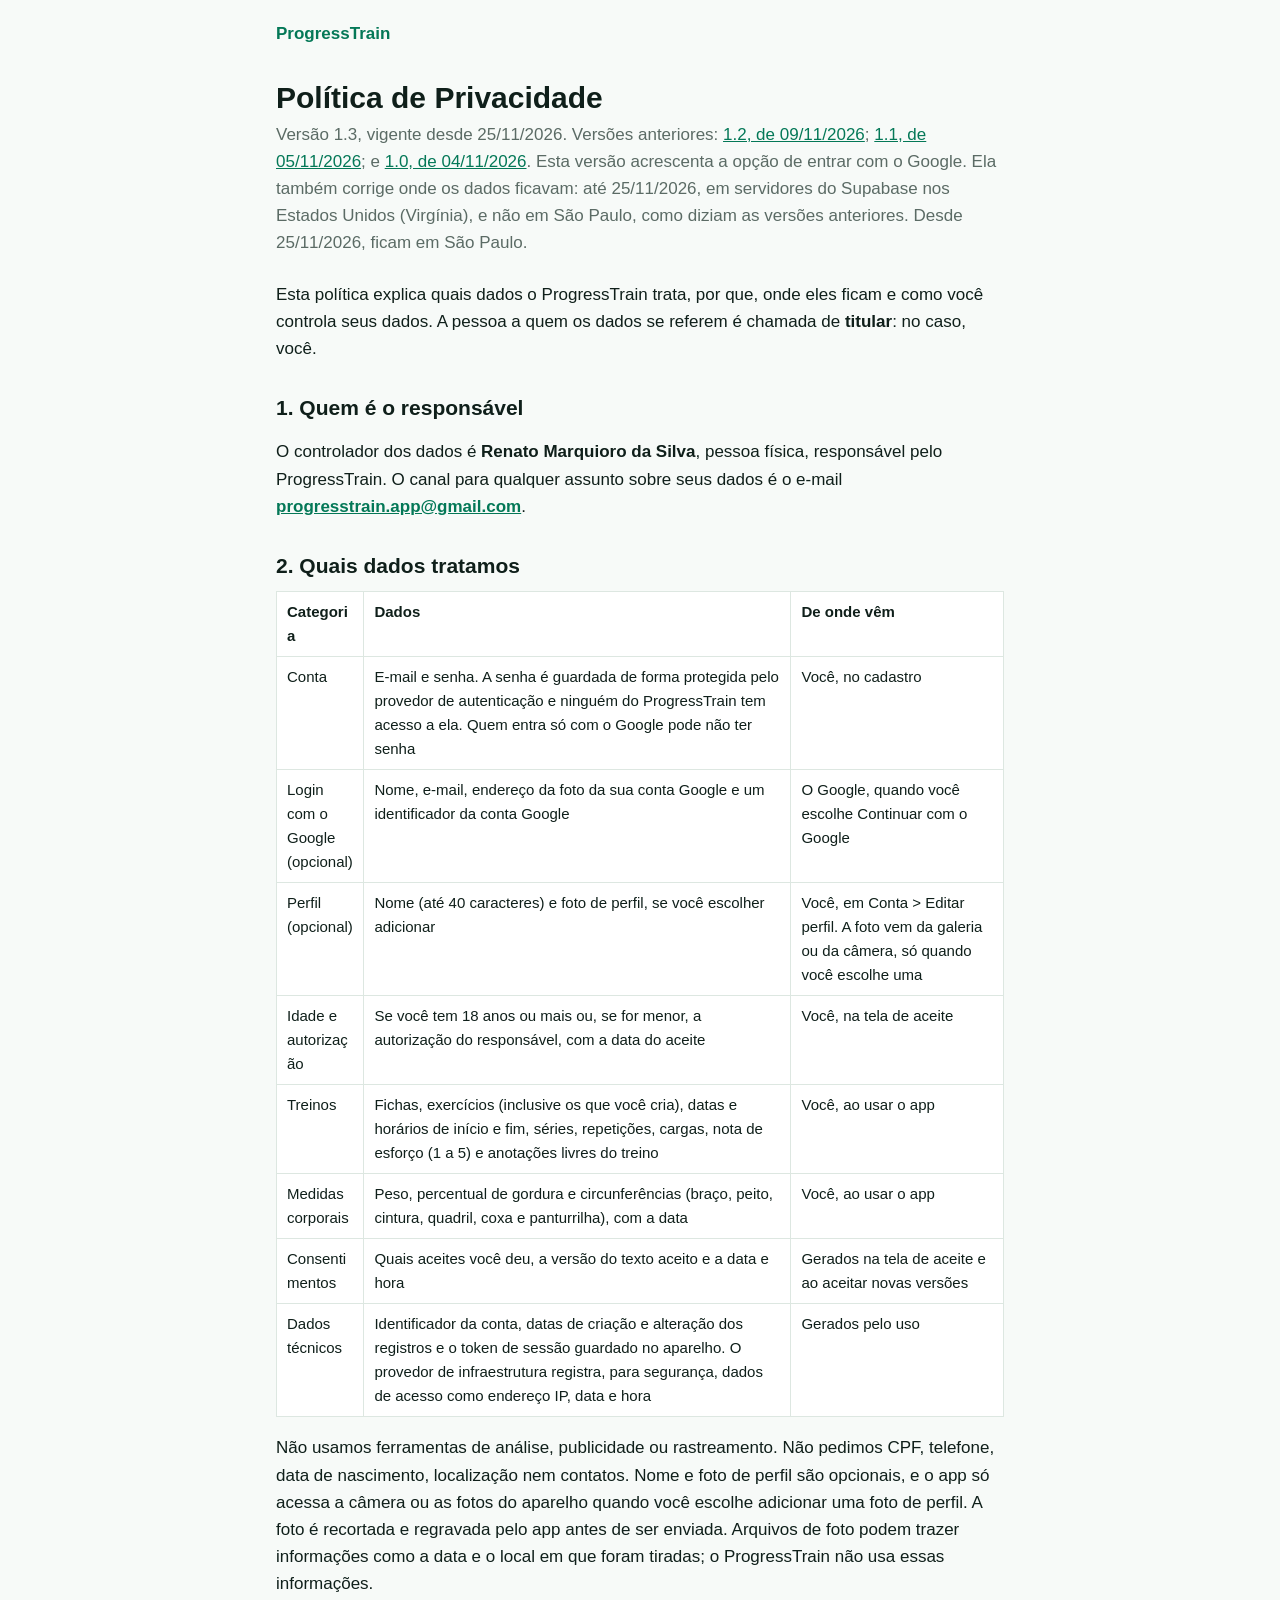
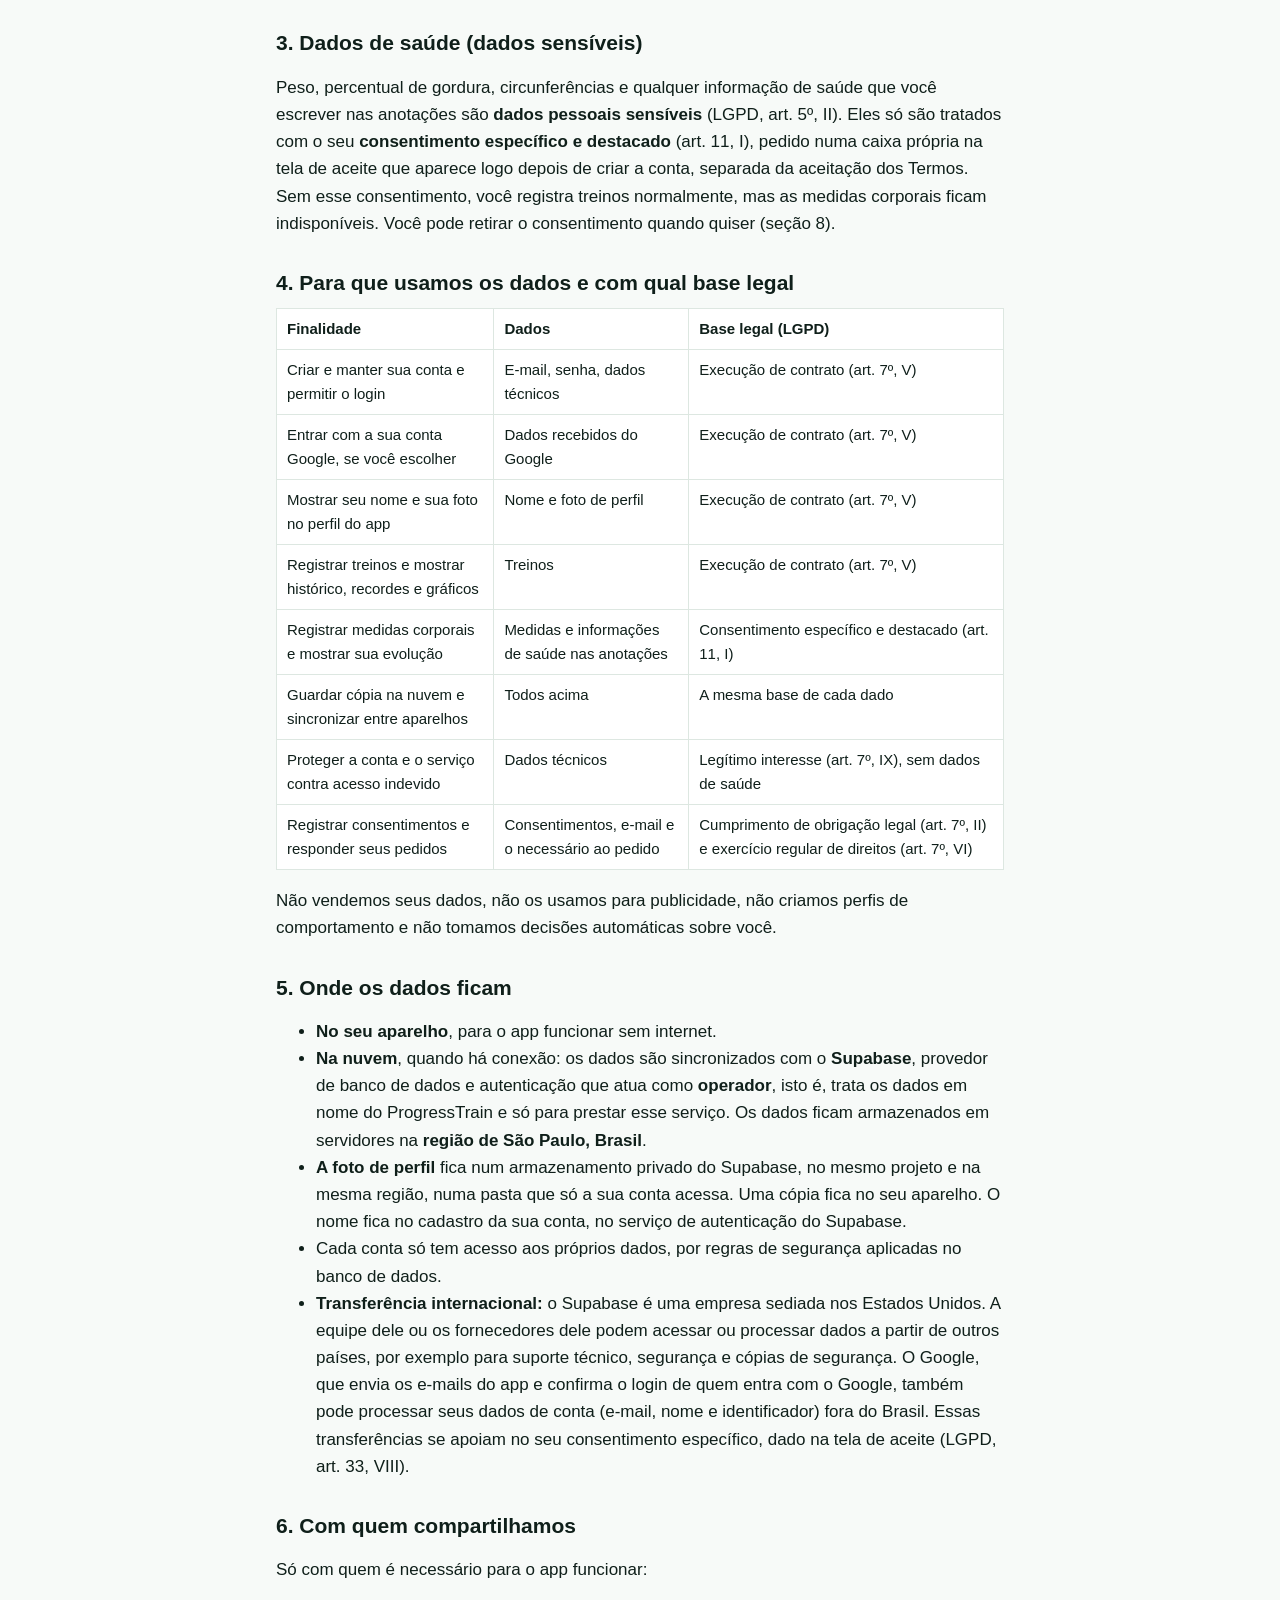
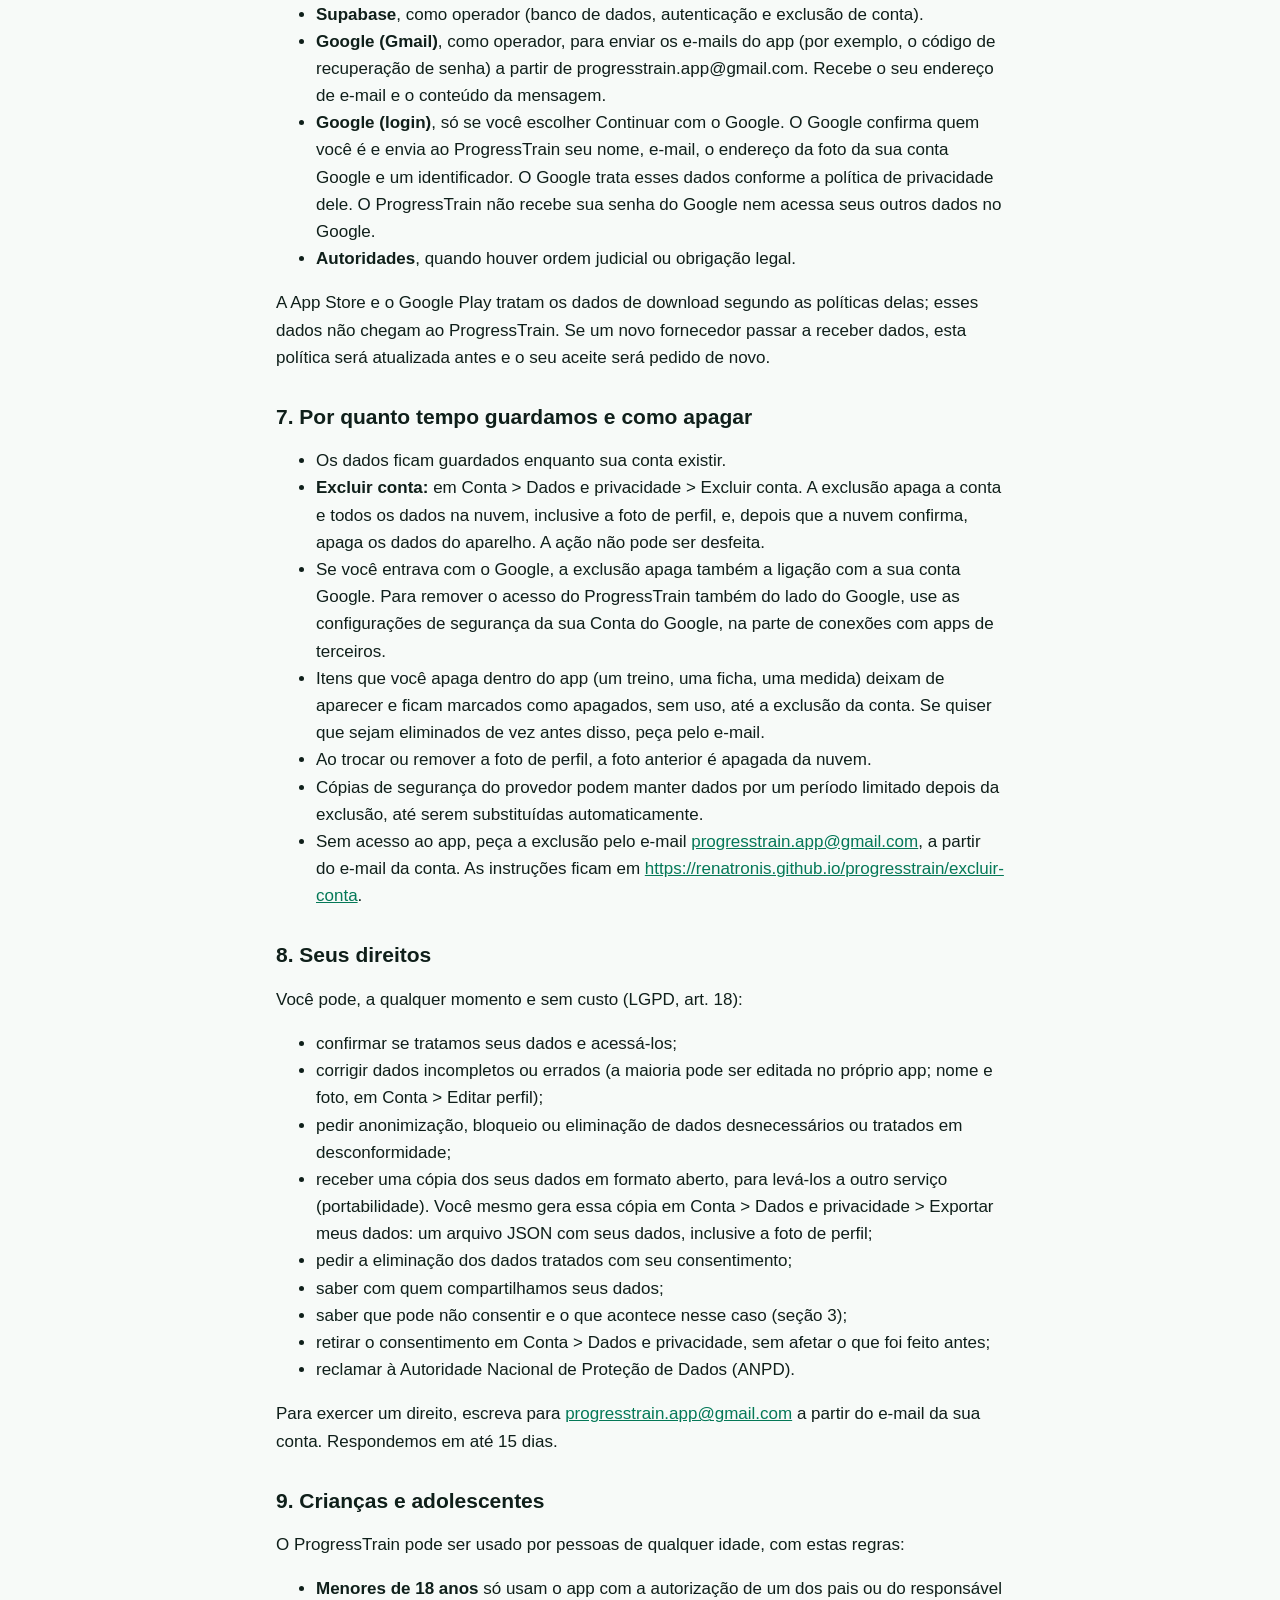
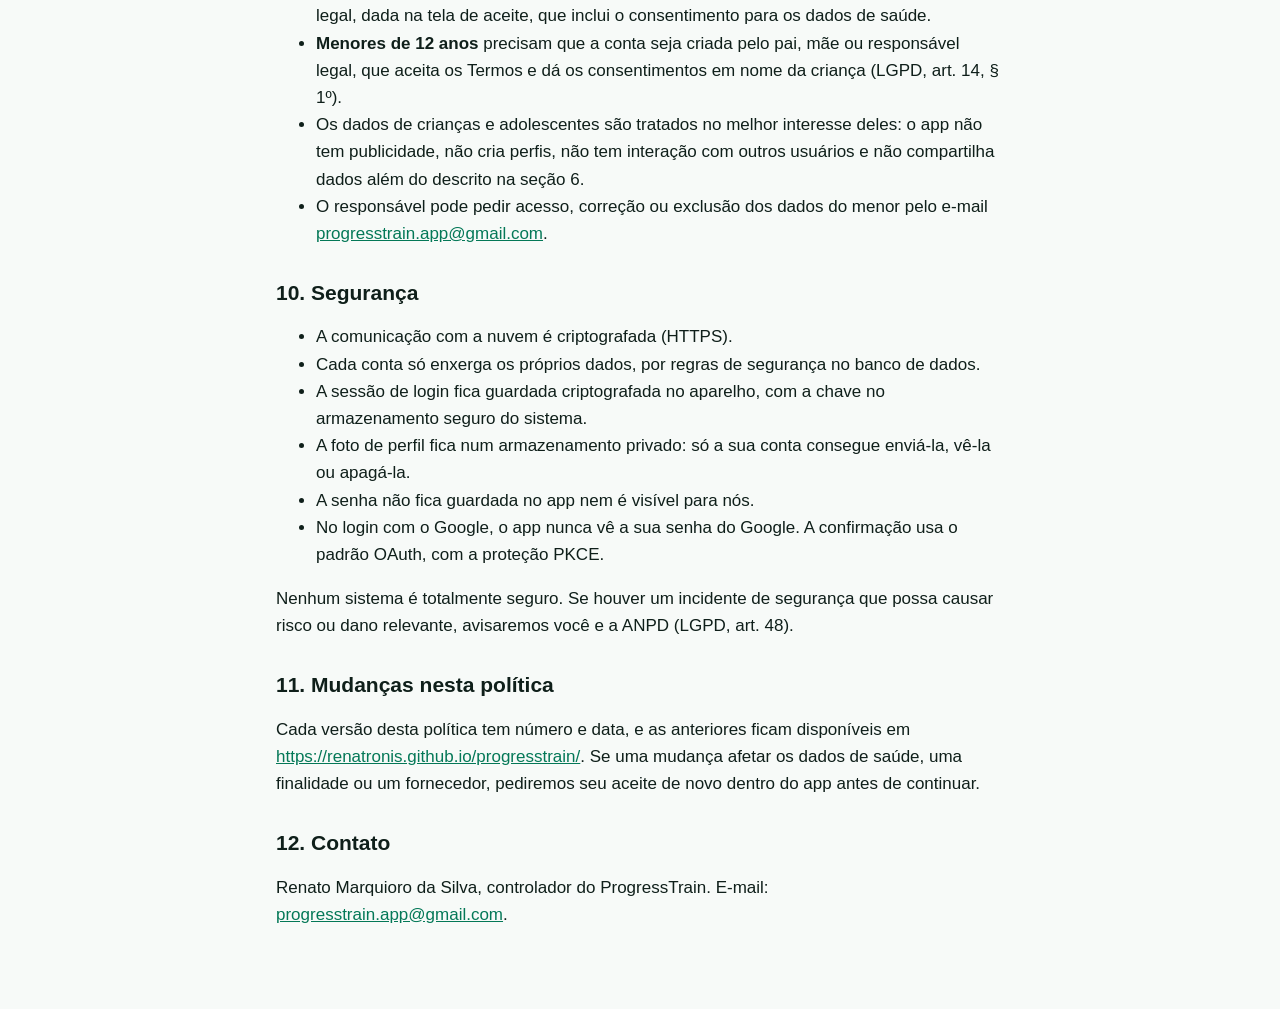
<file: progresstrain-site-1.3/privacidade/index.html>
<!doctype html>
<html lang="pt-BR">
<head>
  <meta charset="utf-8">
  <meta name="viewport" content="width=device-width, initial-scale=1">
  <title>Política de Privacidade · ProgressTrain</title>
  <link rel="stylesheet" href="../style.css">
</head>
<body>
  <header class="site"><a href="../">ProgressTrain</a></header>
  <main>
    <h1>Política de Privacidade</h1>
    <p class="meta">Versão 1.3, vigente desde 25/11/2026. Versões anteriores: <a href="./v1.2/">1.2, de 09/11/2026</a>; <a href="./v1.1/">1.1, de 05/11/2026</a>; e <a href="./v1.0/">1.0, de 04/11/2026</a>. Esta versão acrescenta a opção de entrar com o Google. Ela também corrige onde os dados ficavam: até 25/11/2026, em servidores do Supabase nos Estados Unidos (Virgínia), e não em São Paulo, como diziam as versões anteriores. Desde 25/11/2026, ficam em São Paulo.</p>

    <p>Esta política explica quais dados o ProgressTrain trata, por que, onde eles ficam e como você controla seus dados. A pessoa a quem os dados se referem é chamada de <strong>titular</strong>: no caso, você.</p>

    <h2>1. Quem é o responsável</h2>
    <p>O controlador dos dados é <strong>Renato Marquioro da Silva</strong>, pessoa física, responsável pelo ProgressTrain. O canal para qualquer assunto sobre seus dados é o e-mail <a href="mailto:progresstrain.app@gmail.com"><strong>progresstrain.app@gmail.com</strong></a>.</p>

    <h2>2. Quais dados tratamos</h2>
    <div class="table-wrap">
      <table>
        <thead><tr><th>Categoria</th><th>Dados</th><th>De onde vêm</th></tr></thead>
        <tbody>
          <tr><td>Conta</td><td>E-mail e senha. A senha é guardada de forma protegida pelo provedor de autenticação e ninguém do ProgressTrain tem acesso a ela. Quem entra só com o Google pode não ter senha</td><td>Você, no cadastro</td></tr>
          <tr><td>Login com o Google (opcional)</td><td>Nome, e-mail, endereço da foto da sua conta Google e um identificador da conta Google</td><td>O Google, quando você escolhe Continuar com o Google</td></tr>
          <tr><td>Perfil (opcional)</td><td>Nome (até 40 caracteres) e foto de perfil, se você escolher adicionar</td><td>Você, em Conta &gt; Editar perfil. A foto vem da galeria ou da câmera, só quando você escolhe uma</td></tr>
          <tr><td>Idade e autorização</td><td>Se você tem 18 anos ou mais ou, se for menor, a autorização do responsável, com a data do aceite</td><td>Você, na tela de aceite</td></tr>
          <tr><td>Treinos</td><td>Fichas, exercícios (inclusive os que você cria), datas e horários de início e fim, séries, repetições, cargas, nota de esforço (1 a 5) e anotações livres do treino</td><td>Você, ao usar o app</td></tr>
          <tr><td>Medidas corporais</td><td>Peso, percentual de gordura e circunferências (braço, peito, cintura, quadril, coxa e panturrilha), com a data</td><td>Você, ao usar o app</td></tr>
          <tr><td>Consentimentos</td><td>Quais aceites você deu, a versão do texto aceito e a data e hora</td><td>Gerados na tela de aceite e ao aceitar novas versões</td></tr>
          <tr><td>Dados técnicos</td><td>Identificador da conta, datas de criação e alteração dos registros e o token de sessão guardado no aparelho. O provedor de infraestrutura registra, para segurança, dados de acesso como endereço IP, data e hora</td><td>Gerados pelo uso</td></tr>
        </tbody>
      </table>
    </div>
    <p>Não usamos ferramentas de análise, publicidade ou rastreamento. Não pedimos CPF, telefone, data de nascimento, localização nem contatos. Nome e foto de perfil são opcionais, e o app só acessa a câmera ou as fotos do aparelho quando você escolhe adicionar uma foto de perfil. A foto é recortada e regravada pelo app antes de ser enviada. Arquivos de foto podem trazer informações como a data e o local em que foram tiradas; o ProgressTrain não usa essas informações.</p>

    <h2>3. Dados de saúde (dados sensíveis)</h2>
    <p>Peso, percentual de gordura, circunferências e qualquer informação de saúde que você escrever nas anotações são <strong>dados pessoais sensíveis</strong> (LGPD, art. 5º, II). Eles só são tratados com o seu <strong>consentimento específico e destacado</strong> (art. 11, I), pedido numa caixa própria na tela de aceite que aparece logo depois de criar a conta, separada da aceitação dos Termos. Sem esse consentimento, você registra treinos normalmente, mas as medidas corporais ficam indisponíveis. Você pode retirar o consentimento quando quiser (seção 8).</p>

    <h2>4. Para que usamos os dados e com qual base legal</h2>
    <div class="table-wrap">
      <table>
        <thead><tr><th>Finalidade</th><th>Dados</th><th>Base legal (LGPD)</th></tr></thead>
        <tbody>
          <tr><td>Criar e manter sua conta e permitir o login</td><td>E-mail, senha, dados técnicos</td><td>Execução de contrato (art. 7º, V)</td></tr>
          <tr><td>Entrar com a sua conta Google, se você escolher</td><td>Dados recebidos do Google</td><td>Execução de contrato (art. 7º, V)</td></tr>
          <tr><td>Mostrar seu nome e sua foto no perfil do app</td><td>Nome e foto de perfil</td><td>Execução de contrato (art. 7º, V)</td></tr>
          <tr><td>Registrar treinos e mostrar histórico, recordes e gráficos</td><td>Treinos</td><td>Execução de contrato (art. 7º, V)</td></tr>
          <tr><td>Registrar medidas corporais e mostrar sua evolução</td><td>Medidas e informações de saúde nas anotações</td><td>Consentimento específico e destacado (art. 11, I)</td></tr>
          <tr><td>Guardar cópia na nuvem e sincronizar entre aparelhos</td><td>Todos acima</td><td>A mesma base de cada dado</td></tr>
          <tr><td>Proteger a conta e o serviço contra acesso indevido</td><td>Dados técnicos</td><td>Legítimo interesse (art. 7º, IX), sem dados de saúde</td></tr>
          <tr><td>Registrar consentimentos e responder seus pedidos</td><td>Consentimentos, e-mail e o necessário ao pedido</td><td>Cumprimento de obrigação legal (art. 7º, II) e exercício regular de direitos (art. 7º, VI)</td></tr>
        </tbody>
      </table>
    </div>
    <p>Não vendemos seus dados, não os usamos para publicidade, não criamos perfis de comportamento e não tomamos decisões automáticas sobre você.</p>

    <h2>5. Onde os dados ficam</h2>
    <ul>
      <li><strong>No seu aparelho</strong>, para o app funcionar sem internet.</li>
      <li><strong>Na nuvem</strong>, quando há conexão: os dados são sincronizados com o <strong>Supabase</strong>, provedor de banco de dados e autenticação que atua como <strong>operador</strong>, isto é, trata os dados em nome do ProgressTrain e só para prestar esse serviço. Os dados ficam armazenados em servidores na <strong>região de São Paulo, Brasil</strong>.</li>
      <li><strong>A foto de perfil</strong> fica num armazenamento privado do Supabase, no mesmo projeto e na mesma região, numa pasta que só a sua conta acessa. Uma cópia fica no seu aparelho. O nome fica no cadastro da sua conta, no serviço de autenticação do Supabase.</li>
      <li>Cada conta só tem acesso aos próprios dados, por regras de segurança aplicadas no banco de dados.</li>
      <li><strong>Transferência internacional:</strong> o Supabase é uma empresa sediada nos Estados Unidos. A equipe dele ou os fornecedores dele podem acessar ou processar dados a partir de outros países, por exemplo para suporte técnico, segurança e cópias de segurança. O Google, que envia os e-mails do app e confirma o login de quem entra com o Google, também pode processar seus dados de conta (e-mail, nome e identificador) fora do Brasil. Essas transferências se apoiam no seu consentimento específico, dado na tela de aceite (LGPD, art. 33, VIII).</li>
    </ul>

    <h2>6. Com quem compartilhamos</h2>
    <p>Só com quem é necessário para o app funcionar:</p>
    <ul>
      <li><strong>Supabase</strong>, como operador (banco de dados, autenticação e exclusão de conta).</li>
      <li><strong>Google (Gmail)</strong>, como operador, para enviar os e-mails do app (por exemplo, o código de recuperação de senha) a partir de progresstrain.app@gmail.com. Recebe o seu endereço de e-mail e o conteúdo da mensagem.</li>
      <li><strong>Google (login)</strong>, só se você escolher Continuar com o Google. O Google confirma quem você é e envia ao ProgressTrain seu nome, e-mail, o endereço da foto da sua conta Google e um identificador. O Google trata esses dados conforme a política de privacidade dele. O ProgressTrain não recebe sua senha do Google nem acessa seus outros dados no Google.</li>
      <li><strong>Autoridades</strong>, quando houver ordem judicial ou obrigação legal.</li>
    </ul>
    <p>A App Store e o Google Play tratam os dados de download segundo as políticas delas; esses dados não chegam ao ProgressTrain. Se um novo fornecedor passar a receber dados, esta política será atualizada antes e o seu aceite será pedido de novo.</p>

    <h2>7. Por quanto tempo guardamos e como apagar</h2>
    <ul>
      <li>Os dados ficam guardados enquanto sua conta existir.</li>
      <li><strong>Excluir conta:</strong> em Conta &gt; Dados e privacidade &gt; Excluir conta. A exclusão apaga a conta e todos os dados na nuvem, inclusive a foto de perfil, e, depois que a nuvem confirma, apaga os dados do aparelho. A ação não pode ser desfeita.</li>
      <li>Se você entrava com o Google, a exclusão apaga também a ligação com a sua conta Google. Para remover o acesso do ProgressTrain também do lado do Google, use as configurações de segurança da sua Conta do Google, na parte de conexões com apps de terceiros.</li>
      <li>Itens que você apaga dentro do app (um treino, uma ficha, uma medida) deixam de aparecer e ficam marcados como apagados, sem uso, até a exclusão da conta. Se quiser que sejam eliminados de vez antes disso, peça pelo e-mail.</li>
      <li>Ao trocar ou remover a foto de perfil, a foto anterior é apagada da nuvem.</li>
      <li>Cópias de segurança do provedor podem manter dados por um período limitado depois da exclusão, até serem substituídas automaticamente.</li>
      <li>Sem acesso ao app, peça a exclusão pelo e-mail <a href="mailto:progresstrain.app@gmail.com">progresstrain.app@gmail.com</a>, a partir do e-mail da conta. As instruções ficam em <a href="../excluir-conta/">https://renatronis.github.io/progresstrain/excluir-conta</a>.</li>
    </ul>

    <h2>8. Seus direitos</h2>
    <p>Você pode, a qualquer momento e sem custo (LGPD, art. 18):</p>
    <ul>
      <li>confirmar se tratamos seus dados e acessá-los;</li>
      <li>corrigir dados incompletos ou errados (a maioria pode ser editada no próprio app; nome e foto, em Conta &gt; Editar perfil);</li>
      <li>pedir anonimização, bloqueio ou eliminação de dados desnecessários ou tratados em desconformidade;</li>
      <li>receber uma cópia dos seus dados em formato aberto, para levá-los a outro serviço (portabilidade). Você mesmo gera essa cópia em Conta &gt; Dados e privacidade &gt; Exportar meus dados: um arquivo JSON com seus dados, inclusive a foto de perfil;</li>
      <li>pedir a eliminação dos dados tratados com seu consentimento;</li>
      <li>saber com quem compartilhamos seus dados;</li>
      <li>saber que pode não consentir e o que acontece nesse caso (seção 3);</li>
      <li>retirar o consentimento em Conta &gt; Dados e privacidade, sem afetar o que foi feito antes;</li>
      <li>reclamar à Autoridade Nacional de Proteção de Dados (ANPD).</li>
    </ul>
    <p>Para exercer um direito, escreva para <a href="mailto:progresstrain.app@gmail.com">progresstrain.app@gmail.com</a> a partir do e-mail da sua conta. Respondemos em até 15 dias.</p>

    <h2>9. Crianças e adolescentes</h2>
    <p>O ProgressTrain pode ser usado por pessoas de qualquer idade, com estas regras:</p>
    <ul>
      <li><strong>Menores de 18 anos</strong> só usam o app com a autorização de um dos pais ou do responsável legal, dada na tela de aceite, que inclui o consentimento para os dados de saúde.</li>
      <li><strong>Menores de 12 anos</strong> precisam que a conta seja criada pelo pai, mãe ou responsável legal, que aceita os Termos e dá os consentimentos em nome da criança (LGPD, art. 14, § 1º).</li>
      <li>Os dados de crianças e adolescentes são tratados no melhor interesse deles: o app não tem publicidade, não cria perfis, não tem interação com outros usuários e não compartilha dados além do descrito na seção 6.</li>
      <li>O responsável pode pedir acesso, correção ou exclusão dos dados do menor pelo e-mail <a href="mailto:progresstrain.app@gmail.com">progresstrain.app@gmail.com</a>.</li>
    </ul>

    <h2>10. Segurança</h2>
    <ul>
      <li>A comunicação com a nuvem é criptografada (HTTPS).</li>
      <li>Cada conta só enxerga os próprios dados, por regras de segurança no banco de dados.</li>
      <li>A sessão de login fica guardada criptografada no aparelho, com a chave no armazenamento seguro do sistema.</li>
      <li>A foto de perfil fica num armazenamento privado: só a sua conta consegue enviá-la, vê-la ou apagá-la.</li>
      <li>A senha não fica guardada no app nem é visível para nós.</li>
      <li>No login com o Google, o app nunca vê a sua senha do Google. A confirmação usa o padrão OAuth, com a proteção PKCE.</li>
    </ul>
    <p>Nenhum sistema é totalmente seguro. Se houver um incidente de segurança que possa causar risco ou dano relevante, avisaremos você e a ANPD (LGPD, art. 48).</p>

    <h2>11. Mudanças nesta política</h2>
    <p>Cada versão desta política tem número e data, e as anteriores ficam disponíveis em <a href="../">https://renatronis.github.io/progresstrain/</a>. Se uma mudança afetar os dados de saúde, uma finalidade ou um fornecedor, pediremos seu aceite de novo dentro do app antes de continuar.</p>

    <h2>12. Contato</h2>
    <p>Renato Marquioro da Silva, controlador do ProgressTrain. E-mail: <a href="mailto:progresstrain.app@gmail.com">progresstrain.app@gmail.com</a>.</p>
  </main>
</body>
</html>
</file>
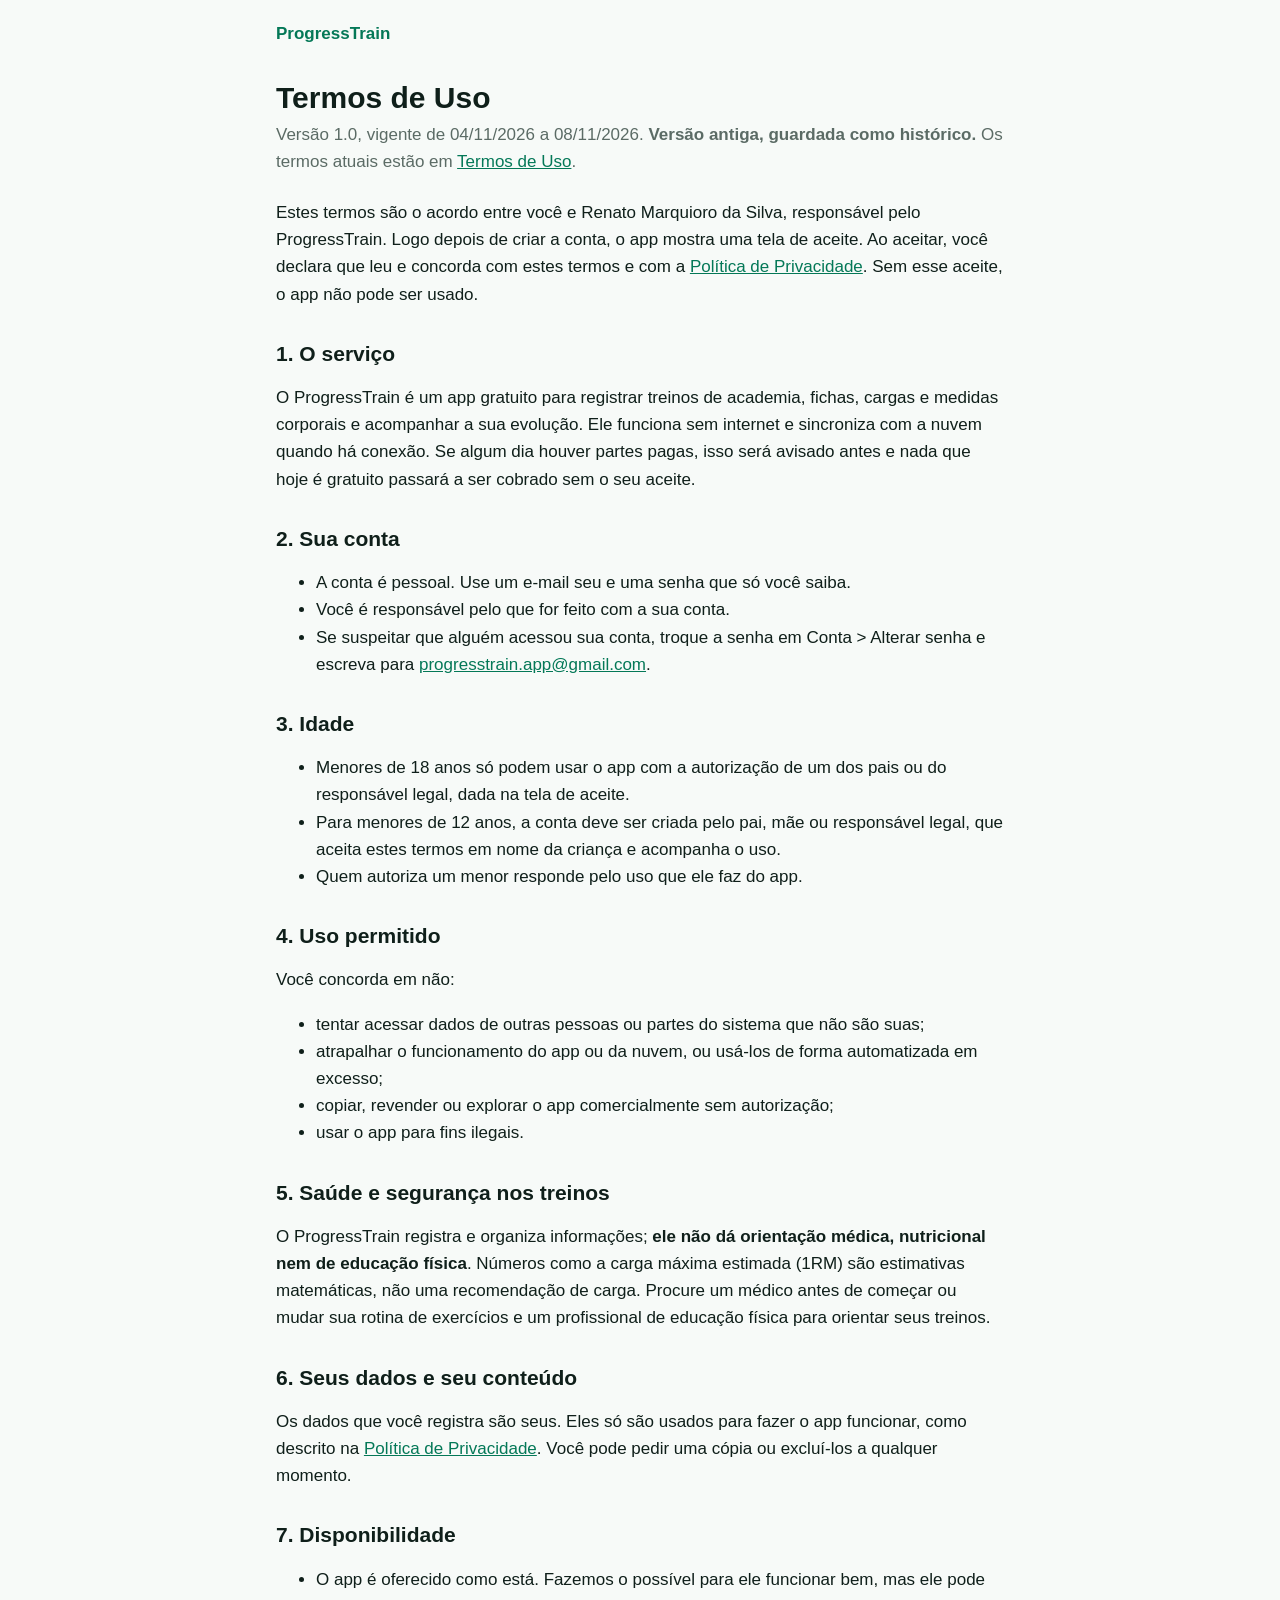
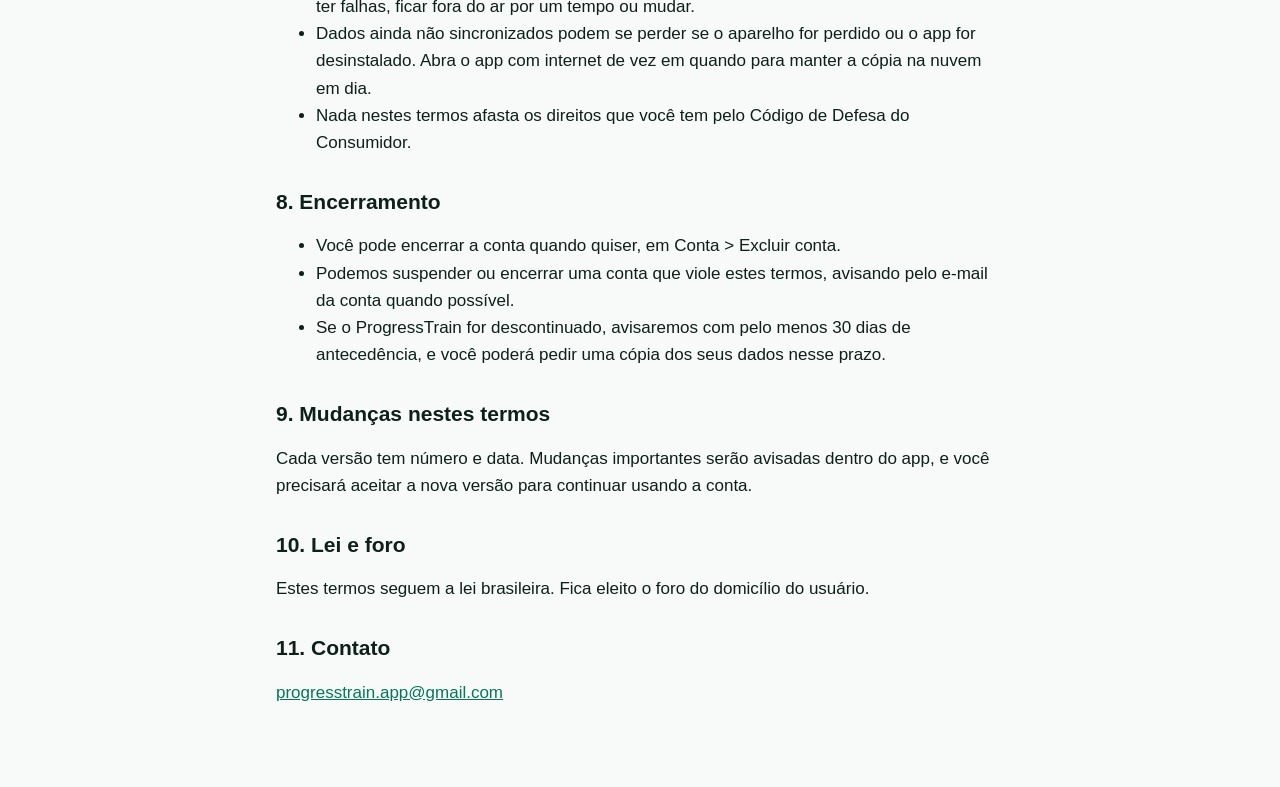
<file: termos/v1.0/index.html>
<!doctype html>
<html lang="pt-BR">
<head>
  <meta charset="utf-8">
  <meta name="viewport" content="width=device-width, initial-scale=1">
  <title>Termos de Uso 1.0 (histórico) · ProgressTrain</title>
  <link rel="stylesheet" href="../../style.css">
</head>
<body>
  <header class="site"><a href="../../">ProgressTrain</a></header>
  <main>
    <h1>Termos de Uso</h1>
    <p class="meta">Versão 1.0, vigente de 04/11/2026 a 08/11/2026. <strong>Versão antiga, guardada como histórico.</strong> Os termos atuais estão em <a href="../">Termos de Uso</a>.</p>

    <p>Estes termos são o acordo entre você e Renato Marquioro da Silva, responsável pelo ProgressTrain. Logo depois de criar a conta, o app mostra uma tela de aceite. Ao aceitar, você declara que leu e concorda com estes termos e com a <a href="../../privacidade/">Política de Privacidade</a>. Sem esse aceite, o app não pode ser usado.</p>

    <h2>1. O serviço</h2>
    <p>O ProgressTrain é um app gratuito para registrar treinos de academia, fichas, cargas e medidas corporais e acompanhar a sua evolução. Ele funciona sem internet e sincroniza com a nuvem quando há conexão. Se algum dia houver partes pagas, isso será avisado antes e nada que hoje é gratuito passará a ser cobrado sem o seu aceite.</p>

    <h2>2. Sua conta</h2>
    <ul>
      <li>A conta é pessoal. Use um e-mail seu e uma senha que só você saiba.</li>
      <li>Você é responsável pelo que for feito com a sua conta.</li>
      <li>Se suspeitar que alguém acessou sua conta, troque a senha em Conta &gt; Alterar senha e escreva para <a href="mailto:progresstrain.app@gmail.com">progresstrain.app@gmail.com</a>.</li>
    </ul>

    <h2>3. Idade</h2>
    <ul>
      <li>Menores de 18 anos só podem usar o app com a autorização de um dos pais ou do responsável legal, dada na tela de aceite.</li>
      <li>Para menores de 12 anos, a conta deve ser criada pelo pai, mãe ou responsável legal, que aceita estes termos em nome da criança e acompanha o uso.</li>
      <li>Quem autoriza um menor responde pelo uso que ele faz do app.</li>
    </ul>

    <h2>4. Uso permitido</h2>
    <p>Você concorda em não:</p>
    <ul>
      <li>tentar acessar dados de outras pessoas ou partes do sistema que não são suas;</li>
      <li>atrapalhar o funcionamento do app ou da nuvem, ou usá-los de forma automatizada em excesso;</li>
      <li>copiar, revender ou explorar o app comercialmente sem autorização;</li>
      <li>usar o app para fins ilegais.</li>
    </ul>

    <h2>5. Saúde e segurança nos treinos</h2>
    <p>O ProgressTrain registra e organiza informações; <strong>ele não dá orientação médica, nutricional nem de educação física</strong>. Números como a carga máxima estimada (1RM) são estimativas matemáticas, não uma recomendação de carga. Procure um médico antes de começar ou mudar sua rotina de exercícios e um profissional de educação física para orientar seus treinos.</p>

    <h2>6. Seus dados e seu conteúdo</h2>
    <p>Os dados que você registra são seus. Eles só são usados para fazer o app funcionar, como descrito na <a href="../../privacidade/">Política de Privacidade</a>. Você pode pedir uma cópia ou excluí-los a qualquer momento.</p>

    <h2>7. Disponibilidade</h2>
    <ul>
      <li>O app é oferecido como está. Fazemos o possível para ele funcionar bem, mas ele pode ter falhas, ficar fora do ar por um tempo ou mudar.</li>
      <li>Dados ainda não sincronizados podem se perder se o aparelho for perdido ou o app for desinstalado. Abra o app com internet de vez em quando para manter a cópia na nuvem em dia.</li>
      <li>Nada nestes termos afasta os direitos que você tem pelo Código de Defesa do Consumidor.</li>
    </ul>

    <h2>8. Encerramento</h2>
    <ul>
      <li>Você pode encerrar a conta quando quiser, em Conta &gt; Excluir conta.</li>
      <li>Podemos suspender ou encerrar uma conta que viole estes termos, avisando pelo e-mail da conta quando possível.</li>
      <li>Se o ProgressTrain for descontinuado, avisaremos com pelo menos 30 dias de antecedência, e você poderá pedir uma cópia dos seus dados nesse prazo.</li>
    </ul>

    <h2>9. Mudanças nestes termos</h2>
    <p>Cada versão tem número e data. Mudanças importantes serão avisadas dentro do app, e você precisará aceitar a nova versão para continuar usando a conta.</p>

    <h2>10. Lei e foro</h2>
    <p>Estes termos seguem a lei brasileira. Fica eleito o foro do domicílio do usuário.</p>

    <h2>11. Contato</h2>
    <p><a href="mailto:progresstrain.app@gmail.com">progresstrain.app@gmail.com</a></p>
  </main>
</body>
</html>
</file>
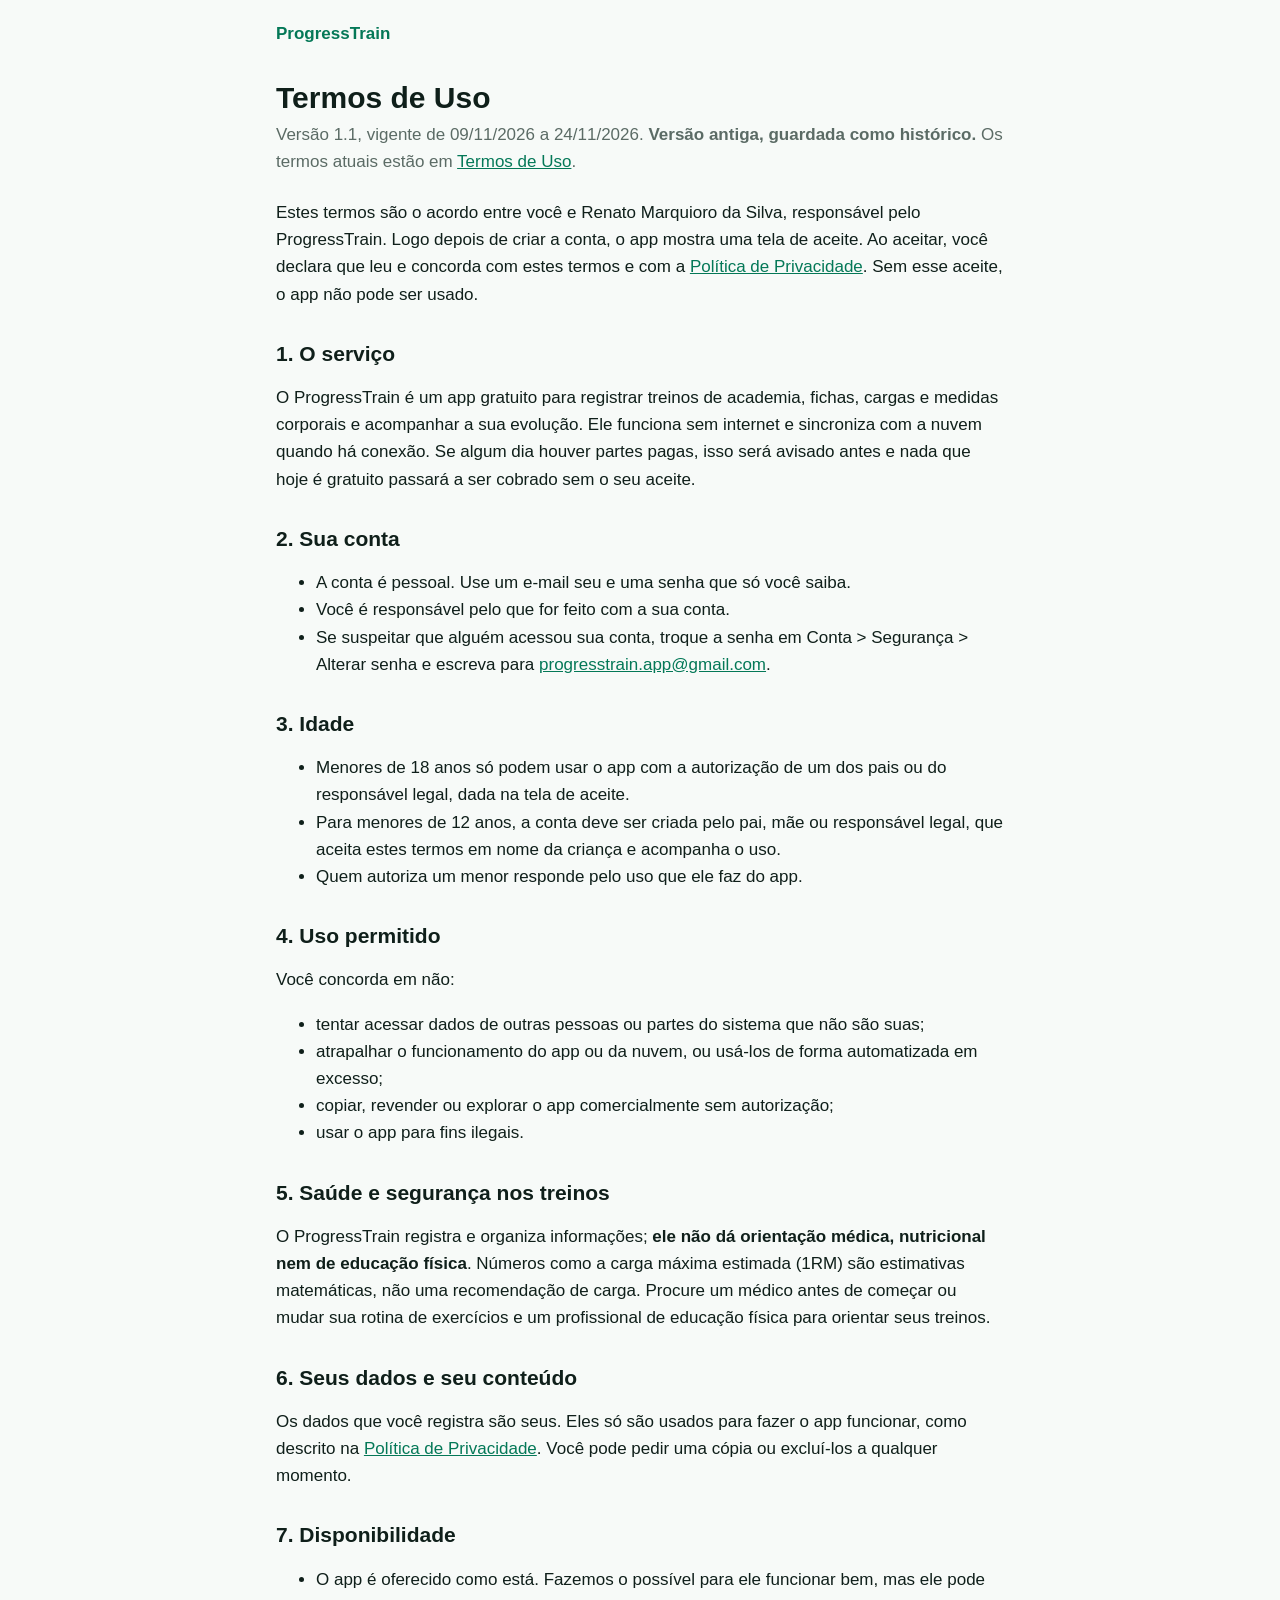
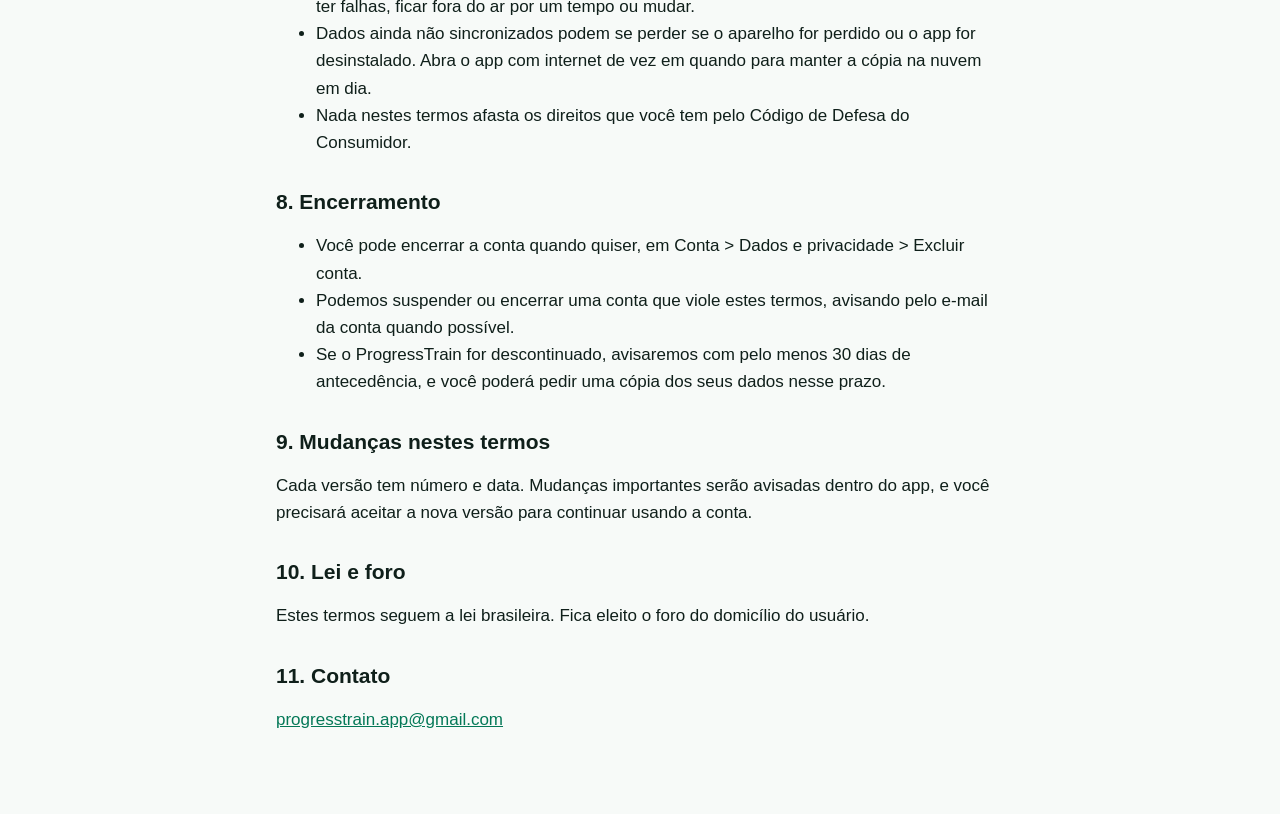
<file: termos/v1.1/index.html>
<!doctype html>
<html lang="pt-BR">
<head>
  <meta charset="utf-8">
  <meta name="viewport" content="width=device-width, initial-scale=1">
  <title>Termos de Uso 1.1 (histórico) · ProgressTrain</title>
  <link rel="stylesheet" href="../../style.css">
</head>
<body>
  <header class="site"><a href="../../">ProgressTrain</a></header>
  <main>
    <h1>Termos de Uso</h1>
    <p class="meta">Versão 1.1, vigente de 09/11/2026 a 24/11/2026. <strong>Versão antiga, guardada como histórico.</strong> Os termos atuais estão em <a href="../">Termos de Uso</a>.</p>

    <p>Estes termos são o acordo entre você e Renato Marquioro da Silva, responsável pelo ProgressTrain. Logo depois de criar a conta, o app mostra uma tela de aceite. Ao aceitar, você declara que leu e concorda com estes termos e com a <a href="../../privacidade/">Política de Privacidade</a>. Sem esse aceite, o app não pode ser usado.</p>

    <h2>1. O serviço</h2>
    <p>O ProgressTrain é um app gratuito para registrar treinos de academia, fichas, cargas e medidas corporais e acompanhar a sua evolução. Ele funciona sem internet e sincroniza com a nuvem quando há conexão. Se algum dia houver partes pagas, isso será avisado antes e nada que hoje é gratuito passará a ser cobrado sem o seu aceite.</p>

    <h2>2. Sua conta</h2>
    <ul>
      <li>A conta é pessoal. Use um e-mail seu e uma senha que só você saiba.</li>
      <li>Você é responsável pelo que for feito com a sua conta.</li>
      <li>Se suspeitar que alguém acessou sua conta, troque a senha em Conta &gt; Segurança &gt; Alterar senha e escreva para <a href="mailto:progresstrain.app@gmail.com">progresstrain.app@gmail.com</a>.</li>
    </ul>

    <h2>3. Idade</h2>
    <ul>
      <li>Menores de 18 anos só podem usar o app com a autorização de um dos pais ou do responsável legal, dada na tela de aceite.</li>
      <li>Para menores de 12 anos, a conta deve ser criada pelo pai, mãe ou responsável legal, que aceita estes termos em nome da criança e acompanha o uso.</li>
      <li>Quem autoriza um menor responde pelo uso que ele faz do app.</li>
    </ul>

    <h2>4. Uso permitido</h2>
    <p>Você concorda em não:</p>
    <ul>
      <li>tentar acessar dados de outras pessoas ou partes do sistema que não são suas;</li>
      <li>atrapalhar o funcionamento do app ou da nuvem, ou usá-los de forma automatizada em excesso;</li>
      <li>copiar, revender ou explorar o app comercialmente sem autorização;</li>
      <li>usar o app para fins ilegais.</li>
    </ul>

    <h2>5. Saúde e segurança nos treinos</h2>
    <p>O ProgressTrain registra e organiza informações; <strong>ele não dá orientação médica, nutricional nem de educação física</strong>. Números como a carga máxima estimada (1RM) são estimativas matemáticas, não uma recomendação de carga. Procure um médico antes de começar ou mudar sua rotina de exercícios e um profissional de educação física para orientar seus treinos.</p>

    <h2>6. Seus dados e seu conteúdo</h2>
    <p>Os dados que você registra são seus. Eles só são usados para fazer o app funcionar, como descrito na <a href="../../privacidade/">Política de Privacidade</a>. Você pode pedir uma cópia ou excluí-los a qualquer momento.</p>

    <h2>7. Disponibilidade</h2>
    <ul>
      <li>O app é oferecido como está. Fazemos o possível para ele funcionar bem, mas ele pode ter falhas, ficar fora do ar por um tempo ou mudar.</li>
      <li>Dados ainda não sincronizados podem se perder se o aparelho for perdido ou o app for desinstalado. Abra o app com internet de vez em quando para manter a cópia na nuvem em dia.</li>
      <li>Nada nestes termos afasta os direitos que você tem pelo Código de Defesa do Consumidor.</li>
    </ul>

    <h2>8. Encerramento</h2>
    <ul>
      <li>Você pode encerrar a conta quando quiser, em Conta &gt; Dados e privacidade &gt; Excluir conta.</li>
      <li>Podemos suspender ou encerrar uma conta que viole estes termos, avisando pelo e-mail da conta quando possível.</li>
      <li>Se o ProgressTrain for descontinuado, avisaremos com pelo menos 30 dias de antecedência, e você poderá pedir uma cópia dos seus dados nesse prazo.</li>
    </ul>

    <h2>9. Mudanças nestes termos</h2>
    <p>Cada versão tem número e data. Mudanças importantes serão avisadas dentro do app, e você precisará aceitar a nova versão para continuar usando a conta.</p>

    <h2>10. Lei e foro</h2>
    <p>Estes termos seguem a lei brasileira. Fica eleito o foro do domicílio do usuário.</p>

    <h2>11. Contato</h2>
    <p><a href="mailto:progresstrain.app@gmail.com">progresstrain.app@gmail.com</a></p>
  </main>
</body>
</html>
</file>
<file: style.css>
:root {
  --bg: #f7faf8;
  --surface: #ffffff;
  --text: #0f1f1a;
  --muted: #5b6b65;
  --border: #dde7e1;
  --accent: #047857;
  --danger: #b91c1c;
}

@media (prefers-color-scheme: dark) {
  :root {
    --bg: #08120e;
    --surface: #101d17;
    --text: #ecfdf5;
    --muted: #8fa79c;
    --border: #1f3329;
    --accent: #34d399;
    --danger: #f87171;
  }
}

* { box-sizing: border-box; }

html { -webkit-text-size-adjust: 100%; }

body {
  margin: 0;
  background: var(--bg);
  color: var(--text);
  font-family: -apple-system, BlinkMacSystemFont, "Segoe UI", Roboto, "Helvetica Neue", Arial, sans-serif;
  font-size: 17px;
  line-height: 1.6;
}

main {
  max-width: 760px;
  margin: 0 auto;
  padding: 24px 16px 64px;
}

header.site {
  max-width: 760px;
  margin: 0 auto;
  padding: 20px 16px 0;
  font-weight: 700;
}

header.site a { color: var(--accent); text-decoration: none; }

h1 { font-size: 30px; line-height: 1.25; margin: 8px 0 4px; }
h2 { font-size: 21px; line-height: 1.3; margin: 32px 0 8px; }

p, li { overflow-wrap: anywhere; }

.meta { color: var(--muted); margin: 0 0 24px; }

a { color: var(--accent); }

.table-wrap { overflow-x: auto; margin: 12px 0; }

table {
  width: 100%;
  border-collapse: collapse;
  background: var(--surface);
  font-size: 15px;
}

th, td {
  border: 1px solid var(--border);
  padding: 8px 10px;
  text-align: left;
  vertical-align: top;
  overflow-wrap: anywhere;
}

@media (max-width: 480px) {
  table { table-layout: fixed; font-size: 14px; }
  th, td { padding: 6px 7px; }
}

th { font-weight: 600; }

.card {
  background: var(--surface);
  border: 1px solid var(--border);
  border-radius: 12px;
  padding: 16px;
  margin: 16px 0;
}

.links { list-style: none; padding: 0; }
.links li { margin: 10px 0; }
.links a { font-weight: 600; }

footer {
  max-width: 760px;
  margin: 0 auto;
  padding: 0 16px 40px;
  color: var(--muted);
  font-size: 14px;
}
</file>
<file: progresstrain-site-1.3/style.css>
:root {
  --bg: #f7faf8;
  --surface: #ffffff;
  --text: #0f1f1a;
  --muted: #5b6b65;
  --border: #dde7e1;
  --accent: #047857;
  --danger: #b91c1c;
}

@media (prefers-color-scheme: dark) {
  :root {
    --bg: #08120e;
    --surface: #101d17;
    --text: #ecfdf5;
    --muted: #8fa79c;
    --border: #1f3329;
    --accent: #34d399;
    --danger: #f87171;
  }
}

* { box-sizing: border-box; }

html { -webkit-text-size-adjust: 100%; }

body {
  margin: 0;
  background: var(--bg);
  color: var(--text);
  font-family: -apple-system, BlinkMacSystemFont, "Segoe UI", Roboto, "Helvetica Neue", Arial, sans-serif;
  font-size: 17px;
  line-height: 1.6;
}

main {
  max-width: 760px;
  margin: 0 auto;
  padding: 24px 16px 64px;
}

header.site {
  max-width: 760px;
  margin: 0 auto;
  padding: 20px 16px 0;
  font-weight: 700;
}

header.site a { color: var(--accent); text-decoration: none; }

h1 { font-size: 30px; line-height: 1.25; margin: 8px 0 4px; }
h2 { font-size: 21px; line-height: 1.3; margin: 32px 0 8px; }

p, li { overflow-wrap: anywhere; }

.meta { color: var(--muted); margin: 0 0 24px; }

a { color: var(--accent); }

.table-wrap { overflow-x: auto; margin: 12px 0; }

table {
  width: 100%;
  border-collapse: collapse;
  background: var(--surface);
  font-size: 15px;
}

th, td {
  border: 1px solid var(--border);
  padding: 8px 10px;
  text-align: left;
  vertical-align: top;
  overflow-wrap: anywhere;
}

@media (max-width: 480px) {
  table { table-layout: fixed; font-size: 14px; }
  th, td { padding: 6px 7px; }
}

th { font-weight: 600; }

.card {
  background: var(--surface);
  border: 1px solid var(--border);
  border-radius: 12px;
  padding: 16px;
  margin: 16px 0;
}

.links { list-style: none; padding: 0; }
.links li { margin: 10px 0; }
.links a { font-weight: 600; }

footer {
  max-width: 760px;
  margin: 0 auto;
  padding: 0 16px 40px;
  color: var(--muted);
  font-size: 14px;
}
</file>
